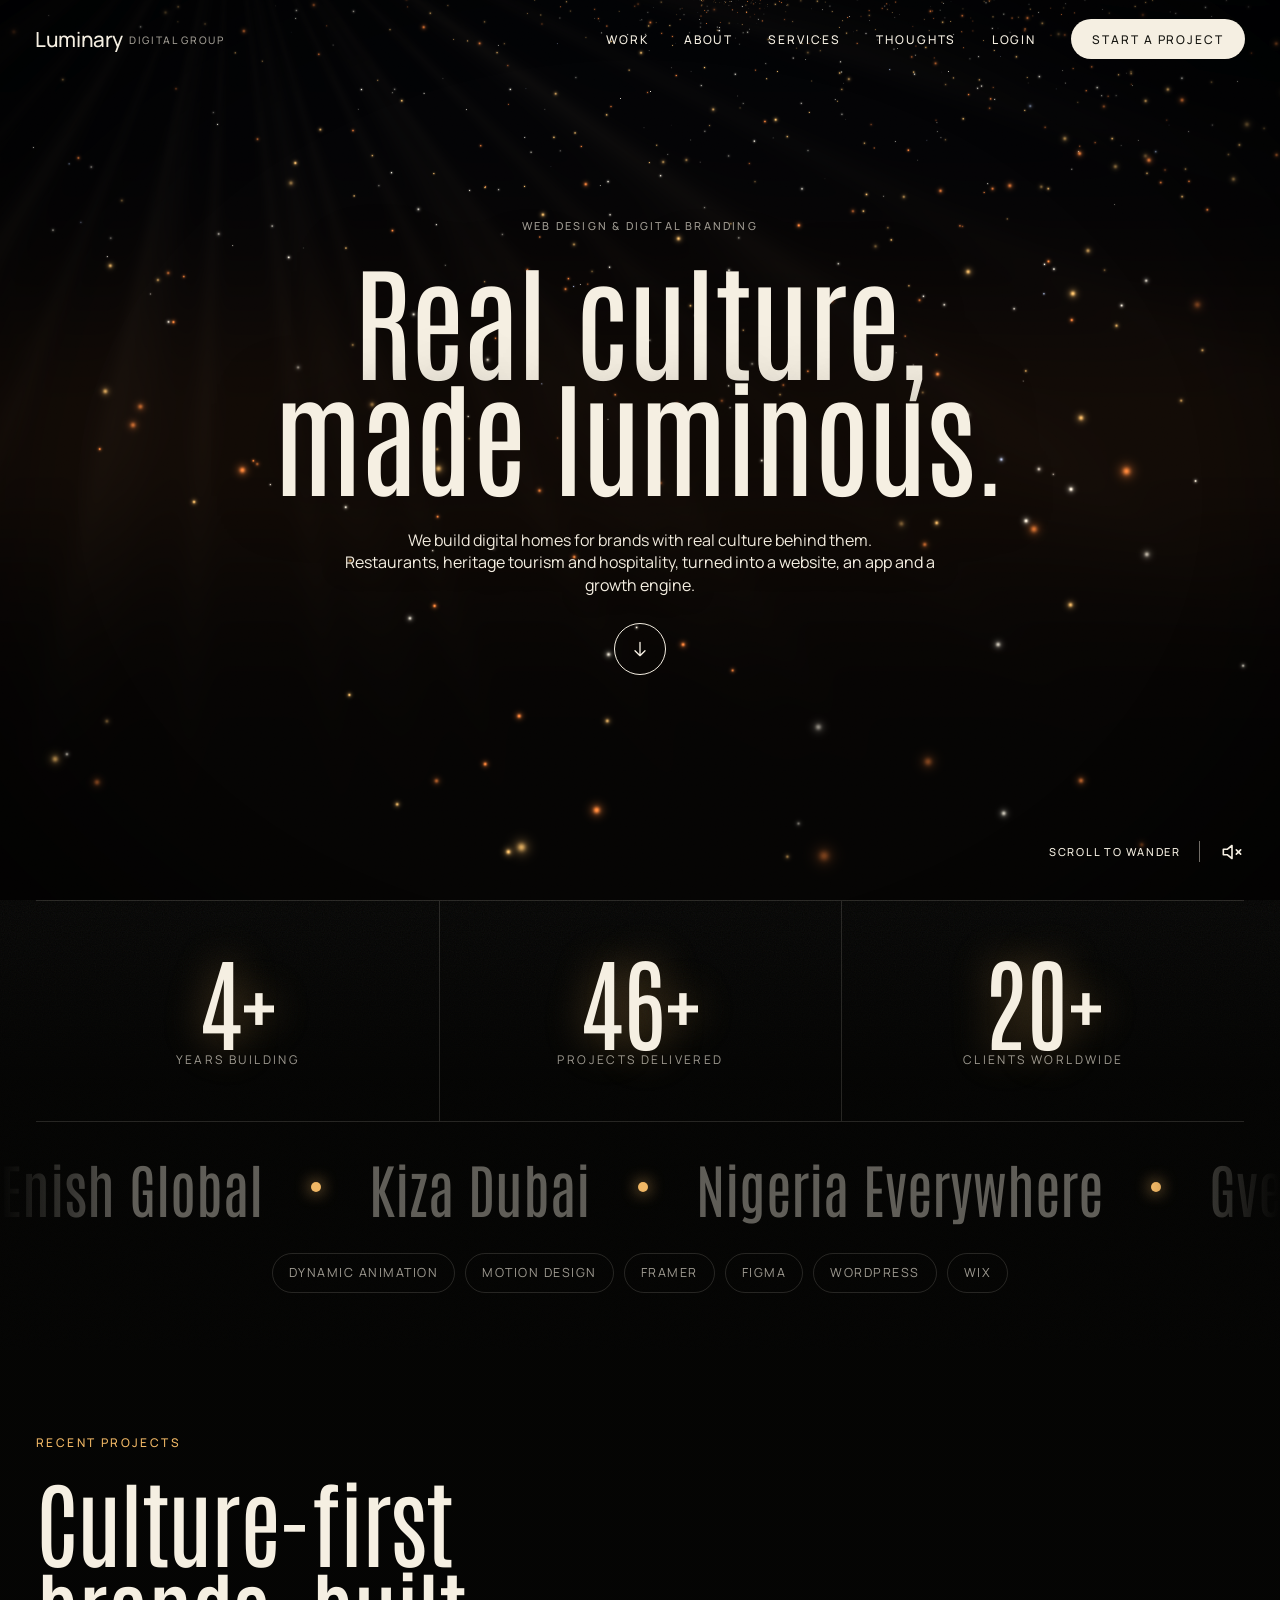
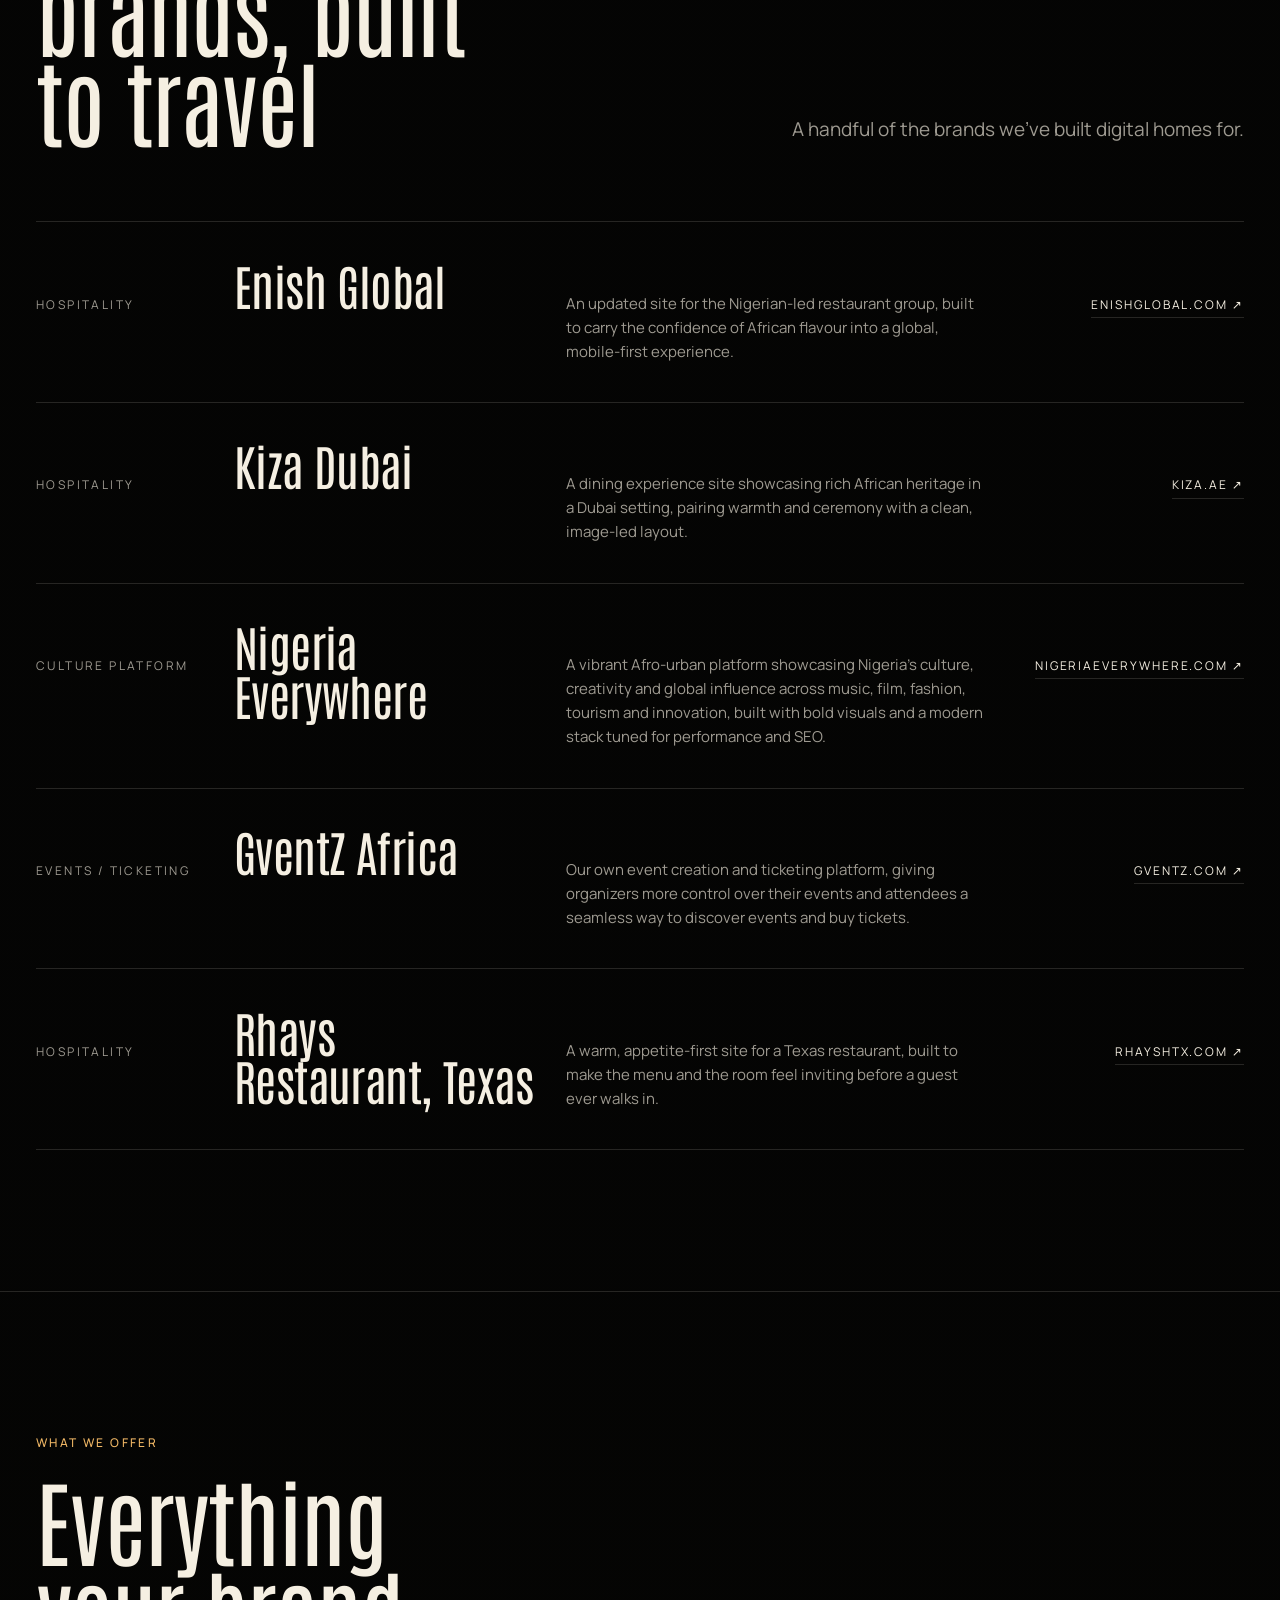
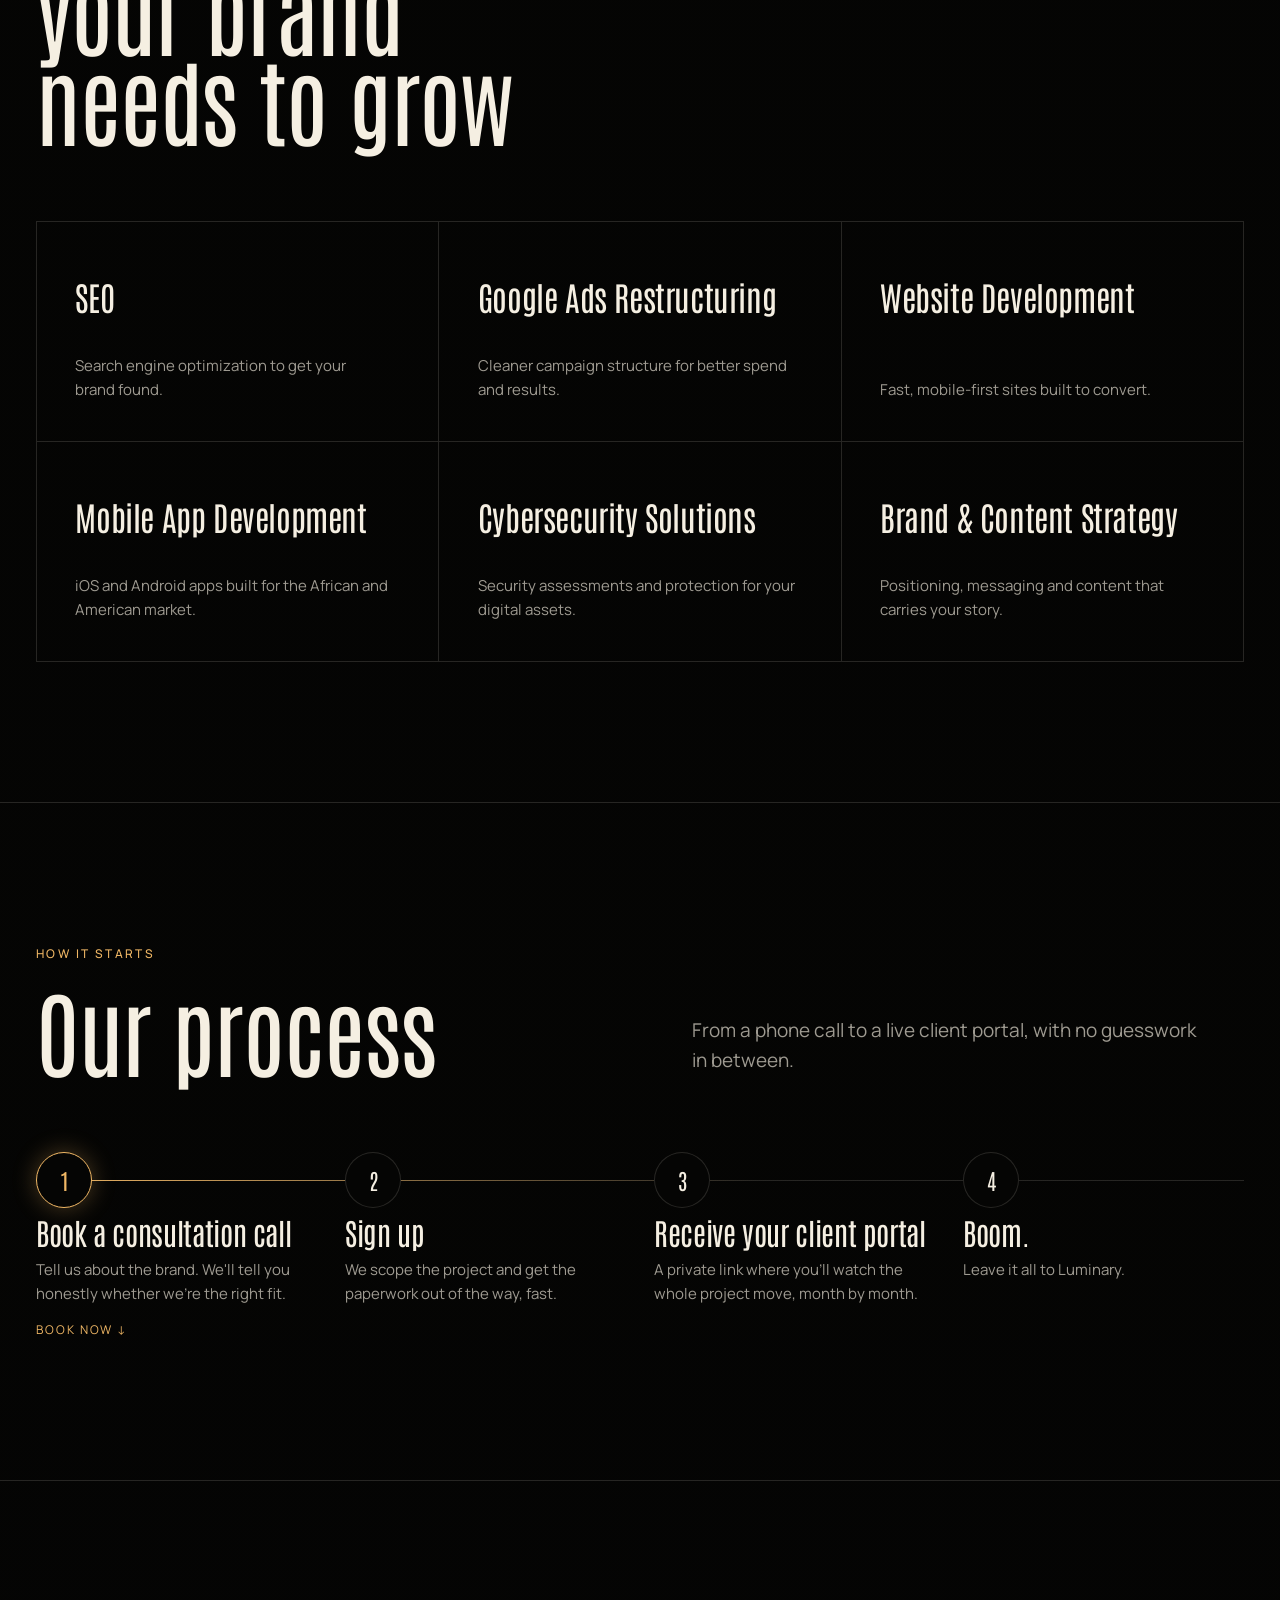
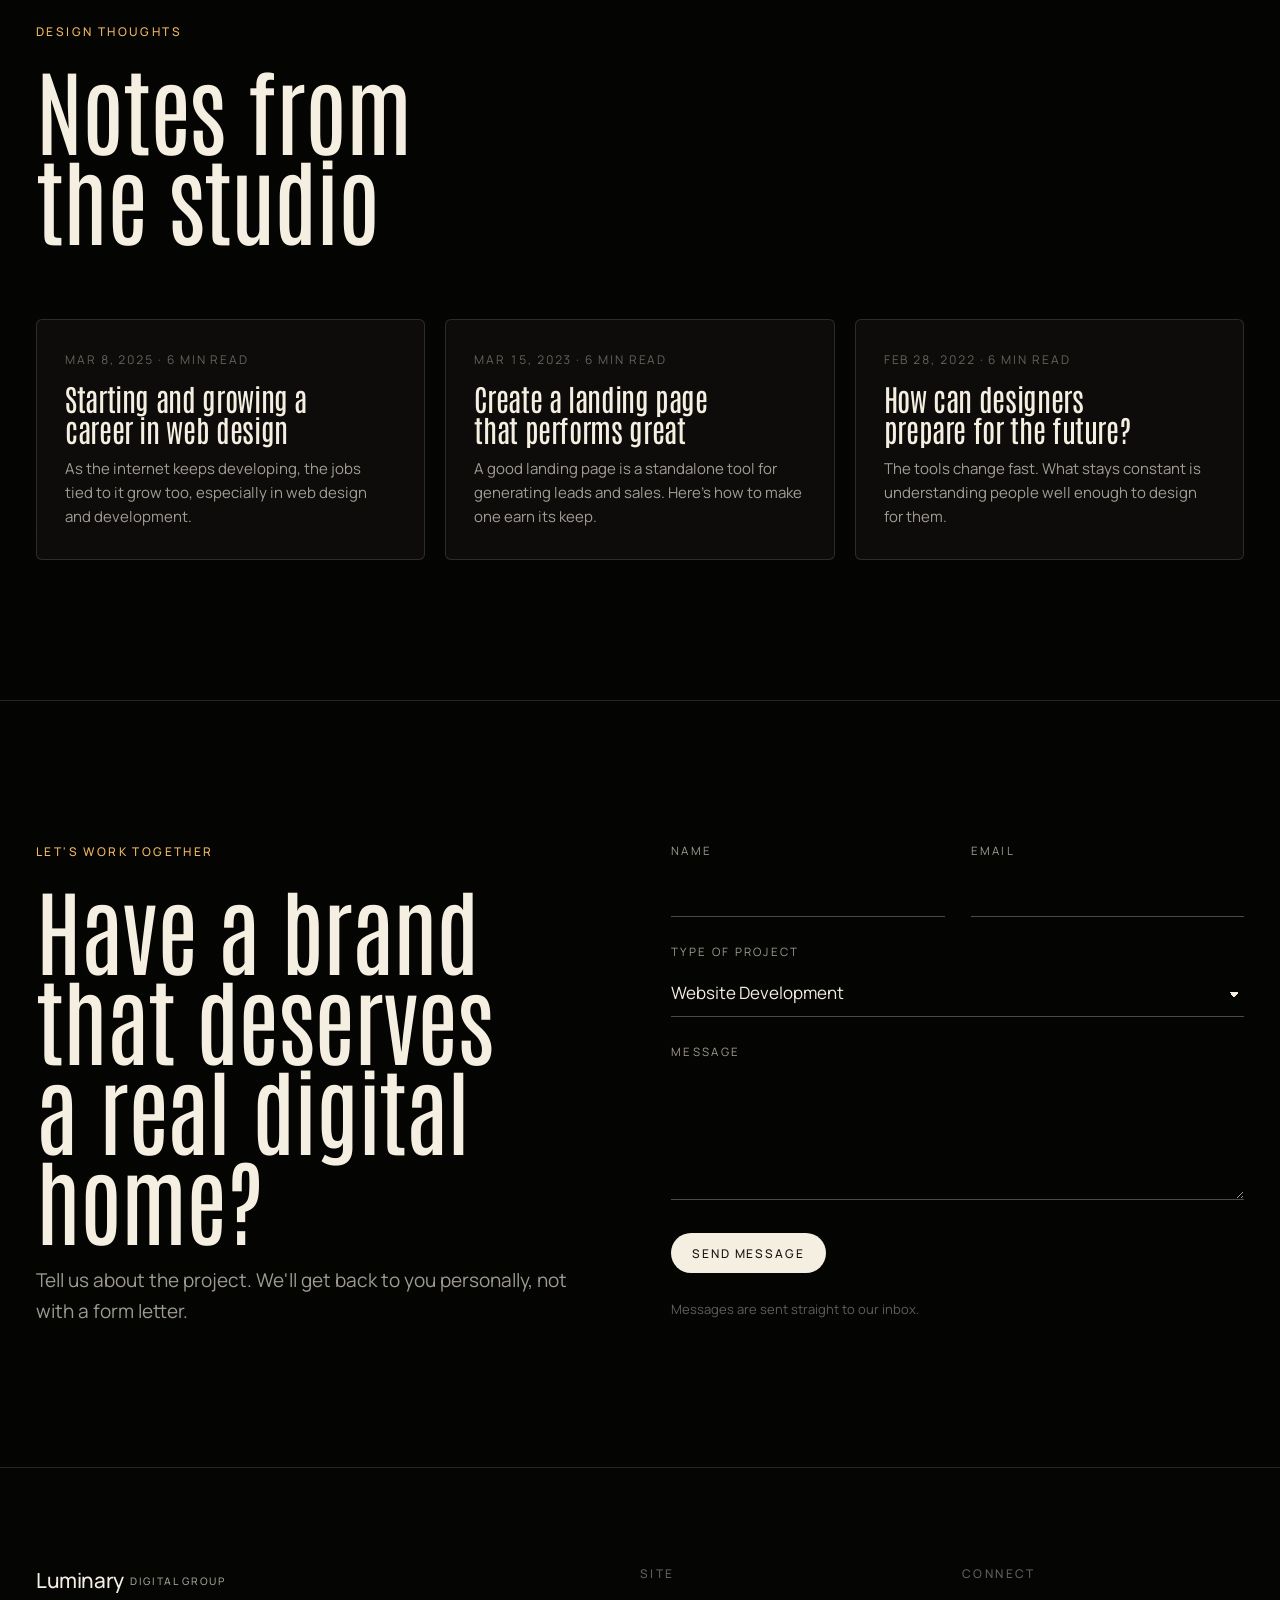
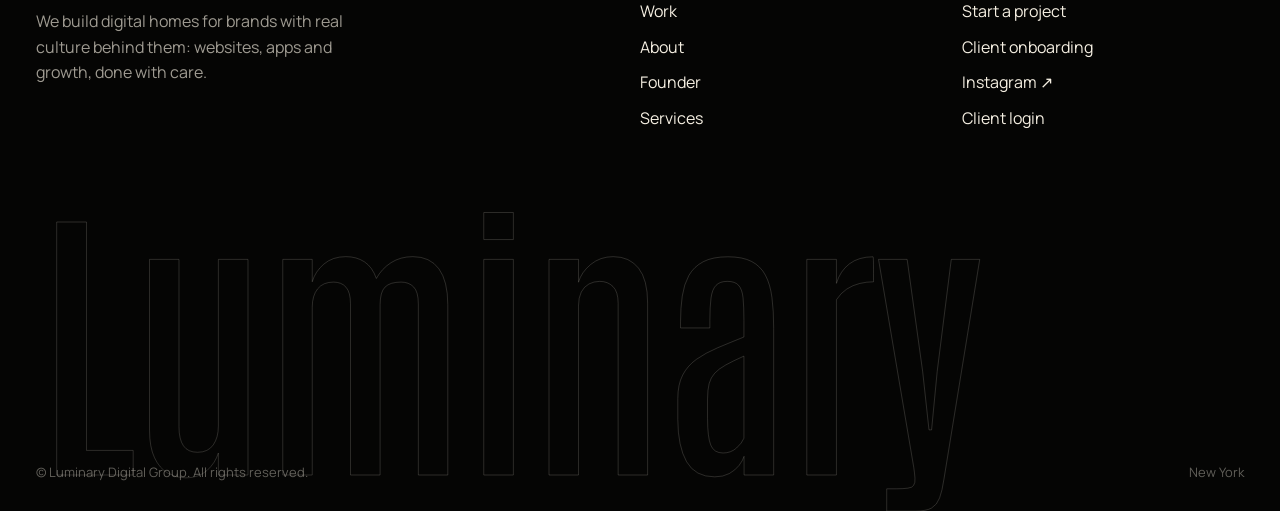
<file: index.html>
<!DOCTYPE html>
<html lang="en">
<head>
<meta charset="UTF-8" />
<meta name="viewport" content="width=device-width, initial-scale=1.0, viewport-fit=cover" />
<title>Luminary Digital Group — Web Design, Apps & Growth for Culture-First Brands</title>
<meta name="claude:viewport-fit-sides" content="cover" />
<meta name="description" content="Luminary Digital Group builds digital homes for brands with real culture behind them — websites, mobile apps, SEO, Google Ads & cybersecurity for hospitality, heritage, and lifestyle brands." />
<link rel="canonical" href="https://luminarydigitalgroup.com/" />
<meta property="og:type" content="website" />
<meta property="og:title" content="Luminary Digital Group" />
<meta property="og:description" content="Digital homes for brands with real culture behind them. Websites, apps and growth." />
<meta property="og:url" content="https://luminarydigitalgroup.com/" />
<meta name="theme-color" content="#050504" />
<script>document.documentElement.classList.add("js");</script>
<link rel="preconnect" href="https://fonts.googleapis.com" />
<link rel="preconnect" href="https://fonts.gstatic.com" crossorigin />
<link href="https://fonts.googleapis.com/css2?family=Antonio:wght@400&family=Manrope:wght@400;500&display=swap" rel="stylesheet" />
<link rel="stylesheet" href="styles.css" />
<script type="application/ld+json">
{
  "@context": "https://schema.org",
  "@graph": [
    {
      "@type": "Organization",
      "@id": "https://luminarydigitalgroup.com/#organization",
      "name": "Luminary Digital Group",
      "url": "https://luminarydigitalgroup.com/",
      "description": "Luminary Digital Group builds websites, mobile apps, SEO, Google Ads and cybersecurity solutions for hospitality, heritage and lifestyle brands.",
      "founder": { "@id": "https://luminarydigitalgroup.com/#gabriel-uji" },
      "sameAs": ["https://www.instagram.com/mr_eyanu/"]
    },
    {
      "@type": "Person",
      "@id": "https://luminarydigitalgroup.com/#gabriel-uji",
      "name": "Gabriel Ayomitunde Uji",
      "alternateName": ["Gabriel Uji", "mr_eyanu"],
      "jobTitle": "Founder & CEO",
      "image": "https://luminarydigitalgroup.com/gabriel-uji-portrait.webp",
      "url": "https://luminarydigitalgroup.com/gabriel-uji",
      "worksFor": { "@id": "https://luminarydigitalgroup.com/#organization" },
      "sameAs": ["https://www.linkedin.com/in/gabrieluji", "https://github.com/Gabgab11", "https://www.instagram.com/mr_eyanu/"]
    },
    {
      "@type": "WebSite",
      "@id": "https://luminarydigitalgroup.com/#website",
      "url": "https://luminarydigitalgroup.com/",
      "name": "Luminary Digital Group",
      "publisher": { "@id": "https://luminarydigitalgroup.com/#organization" }
    }
  ]
}
</script>
</head>
<body class="page-home">

<div id="valley" aria-hidden="true"><div class="vignette"></div><div class="grain"></div></div>
<div class="loader" id="loader" aria-hidden="true"><span></span></div>

<header class="site-head ui-fade">
  <a class="logo" href="index.html" aria-label="Luminary Digital Group, home">Luminary<small>Digital Group</small></a>
  <nav class="site-nav" aria-label="Main">
    <a href="#work">Work</a>
    <a href="about.html">About</a>
    <a href="#services">Services</a>
    <a href="#thoughts">Thoughts</a>
    <a href="https://portal.luminarydigitalgroup.com/login/">Login</a>
    <button class="menu-btn" id="menuBtn" type="button" aria-expanded="false" aria-controls="menuSheet">Menu</button>
    <a class="pill" href="#contact">Start a project</a>
  </nav>
</header>
<nav class="menu-sheet" id="menuSheet" aria-label="Menu">
  <a href="#work">Work</a>
  <a href="about.html">About</a>
  <a href="#services">Services</a>
  <a href="#thoughts">Thoughts</a>
  <a href="gabriel-uji.html">Founder</a>
  <a href="#contact">Start a project</a>
  <a class="small" href="https://portal.luminarydigitalgroup.com/login/">Client login</a>
</nav>

<main>

  <section class="hero" id="top">
    <p class="kicker ui-fade">Web design &amp; digital branding</p>
    <h1><span class="nowrap">Real culture,</span> <span class="nowrap">made luminous.</span></h1>
    <p class="cap">We build digital homes for brands with real culture behind them.<br />Restaurants, heritage tourism and hospitality, turned into a website, an app and a growth engine.</p>
    <a class="go" href="#work" id="go" aria-label="See the work"><svg viewBox="0 0 24 24" aria-hidden="true"><path d="M4 12h16M14 6l6 6-6 6"/></svg></a>
    <div class="corner ui-fade">
      <span>Scroll to wander</span><i></i>
      <button class="sound" id="sound" type="button" aria-pressed="false" aria-label="Ambient sound"><svg viewBox="0 0 24 24" aria-hidden="true"><path d="M4 9.5v5h3.5L12 18V6L7.5 9.5Z"/><path class="w" d="M15.5 9a4 4 0 0 1 0 6M18 6.5a7.5 7.5 0 0 1 0 11"/><path class="x" d="m16 10 4 4m0-4-4 4"/></svg></button>
    </div>
  </section>

  <div class="veil">

    <div class="wrap">
      <div class="stats reveal">
        <div class="stat"><b>4+</b><span>Years building</span></div>
        <div class="stat"><b>46+</b><span>Projects delivered</span></div>
        <div class="stat"><b>20+</b><span>Clients worldwide</span></div>
      </div>
    </div>

    <div class="marquee" aria-label="Businesses we've worked with">
      <div class="marquee-track">
        <span>Enish Global</span><i></i><span>Kiza Dubai</span><i></i><span>Nigeria Everywhere</span><i></i><span>GventZ Africa</span><i></i><span>Rhays Restaurant</span><i></i>
        <span aria-hidden="true">Enish Global</span><i></i><span aria-hidden="true">Kiza Dubai</span><i></i><span aria-hidden="true">Nigeria Everywhere</span><i></i><span aria-hidden="true">GventZ Africa</span><i></i><span aria-hidden="true">Rhays Restaurant</span><i></i>
      </div>
    </div>

    <div class="wrap">
      <div class="chips reveal" aria-label="Tools we work in">
        <span>Dynamic animation</span><span>Motion design</span><span>Framer</span><span>Figma</span><span>WordPress</span><span>Wix</span>
      </div>
    </div>

    <section class="band" id="work">
      <div class="wrap">
        <div class="head-row reveal">
          <div>
            <span class="label">Recent projects</span>
            <h2>Culture-first brands, built to travel</h2>
          </div>
          <p class="lede">A handful of the brands we've built digital homes for.</p>
        </div>
        <ol class="work-list">
          <li class="work-row reveal">
            <span class="work-tag">Hospitality</span>
            <h3>Enish Global</h3>
            <p>An updated site for the Nigerian-led restaurant group, built to carry the confidence of African flavour into a global, mobile-first experience.</p>
            <a class="work-link" href="https://enishglobal.com/" target="_blank" rel="noopener">enishglobal.com ↗</a>
          </li>
          <li class="work-row reveal">
            <span class="work-tag">Hospitality</span>
            <h3>Kiza Dubai</h3>
            <p>A dining experience site showcasing rich African heritage in a Dubai setting, pairing warmth and ceremony with a clean, image-led layout.</p>
            <a class="work-link" href="https://kiza.ae/" target="_blank" rel="noopener">kiza.ae ↗</a>
          </li>
          <li class="work-row reveal">
            <span class="work-tag">Culture platform</span>
            <h3>Nigeria Everywhere</h3>
            <p>A vibrant Afro-urban platform showcasing Nigeria's culture, creativity and global influence across music, film, fashion, tourism and innovation, built with bold visuals and a modern stack tuned for performance and SEO.</p>
            <a class="work-link" href="https://nigeriaeverywhere.com/" target="_blank" rel="noopener">nigeriaeverywhere.com ↗</a>
          </li>
          <li class="work-row reveal">
            <span class="work-tag">Events / Ticketing</span>
            <h3>GventZ Africa</h3>
            <p>Our own event creation and ticketing platform, giving organizers more control over their events and attendees a seamless way to discover events and buy tickets.</p>
            <a class="work-link" href="https://www.gventz.com/" target="_blank" rel="noopener">gventz.com ↗</a>
          </li>
          <li class="work-row reveal">
            <span class="work-tag">Hospitality</span>
            <h3>Rhays Restaurant, Texas</h3>
            <p>A warm, appetite-first site for a Texas restaurant, built to make the menu and the room feel inviting before a guest ever walks in.</p>
            <a class="work-link" href="https://rhayshtx.com/" target="_blank" rel="noopener">rhayshtx.com ↗</a>
          </li>
        </ol>
      </div>
    </section>

    <section class="band" id="services">
      <div class="wrap">
        <div class="head-row reveal">
          <div>
            <span class="label">What we offer</span>
            <h2>Everything your brand needs to grow</h2>
          </div>
        </div>
        <div class="services">
          <div class="service reveal"><span class="dot"></span><h3>SEO</h3><p>Search engine optimization to get your brand found.</p></div>
          <div class="service reveal"><span class="dot"></span><h3>Google Ads Restructuring</h3><p>Cleaner campaign structure for better spend and results.</p></div>
          <div class="service reveal"><span class="dot"></span><h3>Website Development</h3><p>Fast, mobile-first sites built to convert.</p></div>
          <div class="service reveal"><span class="dot"></span><h3>Mobile App Development</h3><p>iOS and Android apps built for the African and American market.</p></div>
          <div class="service reveal"><span class="dot"></span><h3>Cybersecurity Solutions</h3><p>Security assessments and protection for your digital assets.</p></div>
          <div class="service reveal"><span class="dot"></span><h3>Brand &amp; Content Strategy</h3><p>Positioning, messaging and content that carries your story.</p></div>
        </div>
      </div>
    </section>

    <section class="band" id="process">
      <div class="wrap">
        <div class="head-row reveal">
          <div>
            <span class="label">How it starts</span>
            <h2>Our process</h2>
          </div>
          <p class="lede">From a phone call to a live client portal, with no guesswork in between.</p>
        </div>
        <div class="process">
          <div class="step reveal"><span class="n">1</span><h3>Book a consultation call</h3><p>Tell us about the brand. We'll tell you honestly whether we're the right fit.</p><a href="#contact">Book now ↓</a></div>
          <div class="step reveal"><span class="n">2</span><h3>Sign up</h3><p>We scope the project and get the paperwork out of the way, fast.</p></div>
          <div class="step reveal"><span class="n">3</span><h3>Receive your client portal</h3><p>A private link where you'll watch the whole project move, month by month.</p></div>
          <div class="step reveal"><span class="n">4</span><h3>Boom.</h3><p>Leave it all to Luminary.</p></div>
        </div>
      </div>
    </section>

    <section class="band" id="thoughts">
      <div class="wrap">
        <div class="head-row reveal">
          <div>
            <span class="label">Design thoughts</span>
            <h2>Notes from the studio</h2>
          </div>
        </div>
        <div class="notes">
          <article class="note reveal"><time datetime="2025-03-08">Mar 8, 2025 · 6 min read</time><h3>Starting and growing a career in web design</h3><p>As the internet keeps developing, the jobs tied to it grow too, especially in web design and development.</p></article>
          <article class="note reveal"><time datetime="2023-03-15">Mar 15, 2023 · 6 min read</time><h3>Create a landing page that performs great</h3><p>A good landing page is a standalone tool for generating leads and sales. Here's how to make one earn its keep.</p></article>
          <article class="note reveal"><time datetime="2022-02-28">Feb 28, 2022 · 6 min read</time><h3>How can designers prepare for the future?</h3><p>The tools change fast. What stays constant is understanding people well enough to design for them.</p></article>
        </div>
      </div>
    </section>

    <section class="band" id="contact">
      <div class="wrap contact">
        <div class="reveal">
          <span class="label">Let's work together</span>
          <h2>Have a brand that deserves a real digital home?</h2>
          <p class="lede">Tell us about the project. We'll get back to you personally, not with a form letter.</p>
        </div>
        <form class="form reveal" id="contactForm">
          <div class="form-row">
            <div><label for="cfName">Name</label><input type="text" id="cfName" name="name" autocomplete="name" required /></div>
            <div><label for="cfEmail">Email</label><input type="email" id="cfEmail" name="email" autocomplete="email" required /></div>
          </div>
          <div>
            <label for="cfProject">Type of project</label>
            <select id="cfProject" name="project">
              <option>Website Development</option>
              <option>Mobile App Development</option>
              <option>SEO</option>
              <option>Google Ads Restructuring</option>
              <option>Cybersecurity Solutions</option>
              <option>Brand &amp; Content Strategy</option>
              <option>Something else</option>
            </select>
          </div>
          <div><label for="cfMessage">Message</label><textarea id="cfMessage" name="message" rows="4" required></textarea></div>
          <button type="submit" class="pill">Send message</button>
          <p class="form-note">Messages are sent straight to our inbox.</p>
          <p class="form-status" id="formStatus" role="status"></p>
        </form>
      </div>
    </section>

  </div>
</main>

<footer class="site-foot">
  <div class="wrap">
    <div class="foot-grid">
      <div>
        <span class="logo">Luminary<small>Digital Group</small></span>
        <p>We build digital homes for brands with real culture behind them: websites, apps and growth, done with care.</p>
      </div>
      <div class="foot-col"><b>Site</b><a href="#work">Work</a><a href="about.html">About</a><a href="gabriel-uji.html">Founder</a><a href="#services">Services</a></div>
      <div class="foot-col"><b>Connect</b><a href="#contact">Start a project</a><a href="onboarding.html">Client onboarding</a><a href="https://www.instagram.com/mr_eyanu/" target="_blank" rel="noopener">Instagram ↗</a><a href="https://portal.luminarydigitalgroup.com/login/">Client login</a></div>
    </div>
    <div class="foot-mark" aria-hidden="true">Luminary</div>
    <div class="foot-bottom"><span>© Luminary Digital Group. All rights reserved.</span><span>New York</span></div>
  </div>
</footer>

<script src="valley.js"></script>
<script src="script.js"></script>
</body>
</html>
</file>
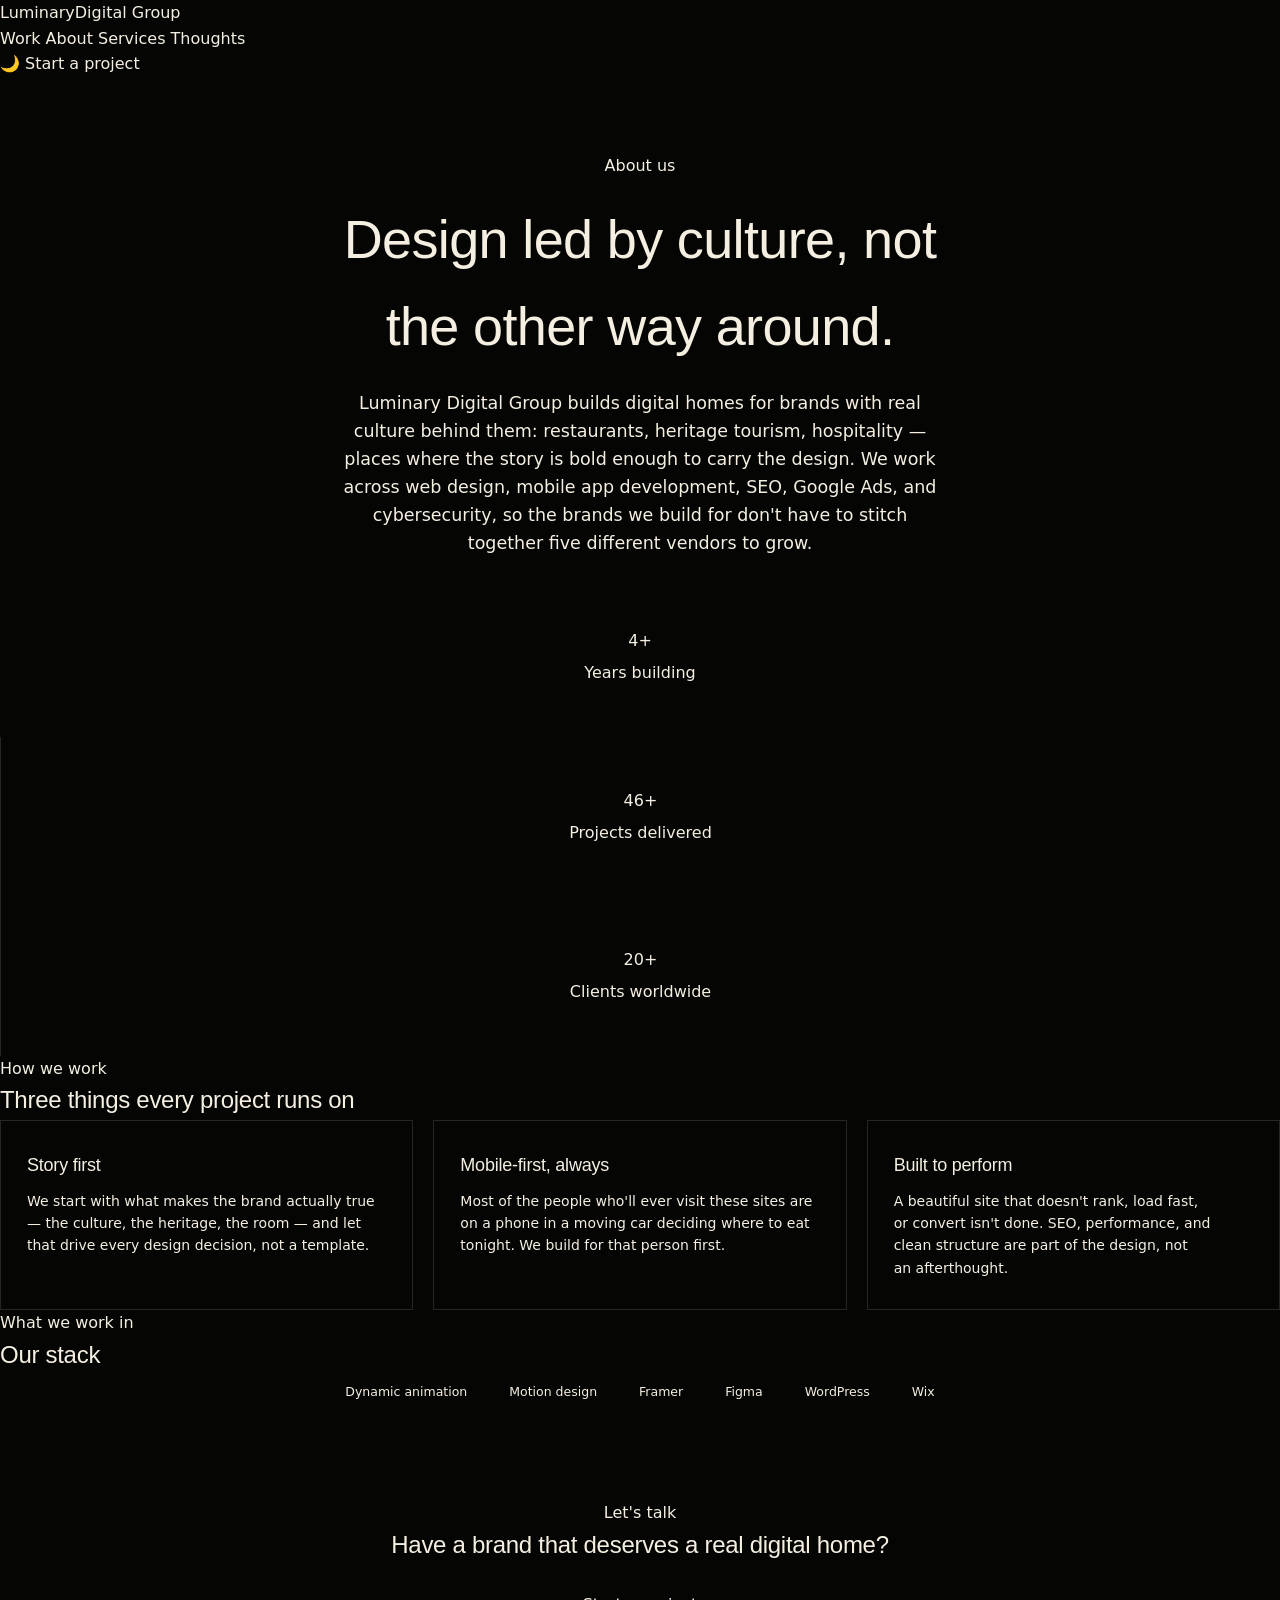
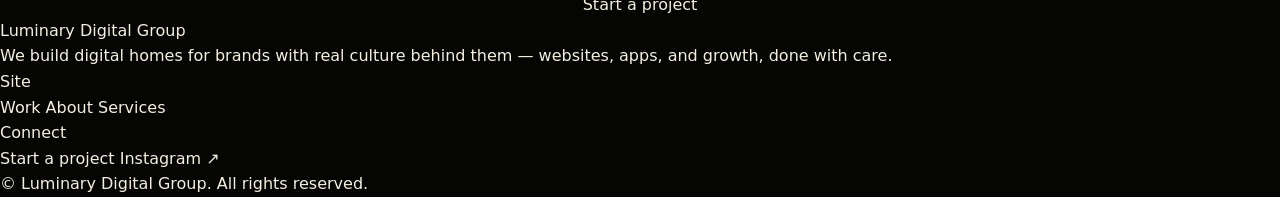
<file: about 2.html>
<!DOCTYPE html>
<html lang="en">
<head>
<meta charset="UTF-8" />
<meta name="viewport" content="width=device-width, initial-scale=1.0" />
<script>
  (function(){
    try{
      if (localStorage.getItem("luminaryTheme") === "dark"){
        document.documentElement.setAttribute("data-theme", "dark");
      }
    } catch(e){}
  })();
</script>
<title>About — Luminary Digital Group</title>
<meta name="description" content="Luminary Digital Group is a web design, app development, and growth studio for brands with real culture behind them." />

<link rel="preconnect" href="https://fonts.googleapis.com" />
<link rel="preconnect" href="https://fonts.gstatic.com" crossorigin />
<link href="https://fonts.googleapis.com/css2?family=Space+Grotesk:wght@500;600;700&family=Inter:wght@400;500;600&family=IBM+Plex+Mono:wght@400;500;600&display=swap" rel="stylesheet" />
<link rel="stylesheet" href="styles.css" />

<style>
  .about-hero{ padding: 76px 28px 20px; }
  .about-hero-inner{ max-width: 760px; margin: 0 auto; text-align: center; }
  .about-hero h1{ font-size: clamp(34px, 5.5vw, 54px); margin: 18px 0 20px; }
  .about-hero p{ font-size: 17.5px; max-width: 600px; margin: 0 auto; }

  .value-grid{ display: grid; grid-template-columns: repeat(3, 1fr); gap: 20px; }
  @media (max-width: 860px){ .value-grid{ grid-template-columns: 1fr; } }
  .value-card{ background: var(--paper); border: 1px solid var(--line); border-radius: var(--radius-md); padding: 30px 26px; }
  .value-card h3{ font-size: 18px; margin-bottom: 10px; }
  .value-card p{ font-size: 14px; }

  .focus-block{
    max-width: var(--maxw); margin: 0 auto; padding: 0 28px 90px;
    display: flex; flex-wrap: wrap; gap: 10px; justify-content: center;
  }
  .focus-chip{
    font-family: var(--font-mono); font-size: 12.5px; color: var(--ink-soft);
    border: 1px solid var(--line-strong); border-radius: 100px; padding: 8px 16px;
  }
</style>
</head>
<body>

<div class="grain" aria-hidden="true"></div>

<header class="nav">
  <div class="nav-inner">
    <a href="index.html" class="brand-word">Luminary<span class="brand-word-light">Digital&nbsp;Group</span></a>
    <nav class="nav-links">
      <a href="index.html#work">Work</a>
      <a href="about.html">About</a>
      <a href="index.html#services">Services</a>
      <a href="index.html#thoughts">Thoughts</a>
    </nav>
    <button class="theme-toggle" id="themeToggle" type="button" aria-label="Toggle dark mode">🌙</button>
    <a href="index.html#contact" class="nav-cta">Start a project</a>
  </div>
</header>

<main>

  <section class="about-hero">
    <div class="about-hero-inner reveal">
      <span class="section-eyebrow" style="justify-content:center;">About us</span>
      <h1>Design led by <span class="accent-text">culture</span>, not the other way around.</h1>
      <p>
        Luminary Digital Group builds digital homes for brands with real culture behind
        them: restaurants, heritage tourism, hospitality — places where the story is bold
        enough to carry the design. We work across web design, mobile app development,
        SEO, Google Ads, and cybersecurity, so the brands we build for don't have to
        stitch together five different vendors to grow.
      </p>
    </div>
  </section>

  <div class="stat-strip reveal">
    <div class="stat"><div class="stat-num">4+</div><div class="stat-label">Years building</div></div>
    <div class="stat"><div class="stat-num">46+</div><div class="stat-label">Projects delivered</div></div>
    <div class="stat"><div class="stat-num">20+</div><div class="stat-label">Clients worldwide</div></div>
  </div>

  <section class="section" id="approach">
    <div class="section-head center reveal" style="margin-left:auto;margin-right:auto;">
      <span class="section-eyebrow" style="justify-content:center;">How we work</span>
      <h2>Three things every project runs on</h2>
    </div>

    <div class="value-grid">
      <div class="value-card reveal">
        <h3>Story first</h3>
        <p>We start with what makes the brand actually true — the culture, the heritage, the room — and let that drive every design decision, not a template.</p>
      </div>
      <div class="value-card reveal">
        <h3>Mobile-first, always</h3>
        <p>Most of the people who'll ever visit these sites are on a phone in a moving car deciding where to eat tonight. We build for that person first.</p>
      </div>
      <div class="value-card reveal">
        <h3>Built to perform</h3>
        <p>A beautiful site that doesn't rank, load fast, or convert isn't done. SEO, performance, and clean structure are part of the design, not an afterthought.</p>
      </div>
    </div>
  </section>

  <section class="section section-alt tight">
    <div class="section-head center reveal" style="margin-left:auto;margin-right:auto;">
      <span class="section-eyebrow" style="justify-content:center;">What we work in</span>
      <h2>Our stack</h2>
    </div>
    <div class="focus-block reveal">
      <span class="focus-chip">Dynamic animation</span>
      <span class="focus-chip">Motion design</span>
      <span class="focus-chip">Framer</span>
      <span class="focus-chip">Figma</span>
      <span class="focus-chip">WordPress</span>
      <span class="focus-chip">Wix</span>
    </div>
  </section>

  <section class="section" style="text-align:center;">
    <div class="reveal">
      <span class="section-eyebrow" style="justify-content:center;">Let's talk</span>
      <h2>Have a brand that deserves a real digital home?</h2>
      <div class="hero-cta" style="margin-top:28px;">
        <a href="index.html#contact" class="btn btn-primary">Start a project</a>
      </div>
    </div>
  </section>

</main>

<footer class="footer">
  <div class="footer-inner">
    <div>
      <div class="footer-brand">Luminary Digital Group</div>
      <p>We build digital homes for brands with real culture behind them — websites, apps, and growth, done with care.</p>
    </div>
    <div class="footer-col">
      <div class="footer-col-title">Site</div>
      <a href="index.html#work">Work</a>
      <a href="about.html">About</a>
      <a href="index.html#services">Services</a>
    </div>
    <div class="footer-col">
      <div class="footer-col-title">Connect</div>
      <a href="index.html#contact">Start a project</a>
      <a href="https://www.instagram.com/mr_eyanu/" target="_blank" rel="noopener">Instagram ↗</a>
    </div>
  </div>
  <div class="footer-bottom">© Luminary Digital Group. All rights reserved.</div>
</footer>

<script src="script.js"></script>
</body>
</html>
</file>
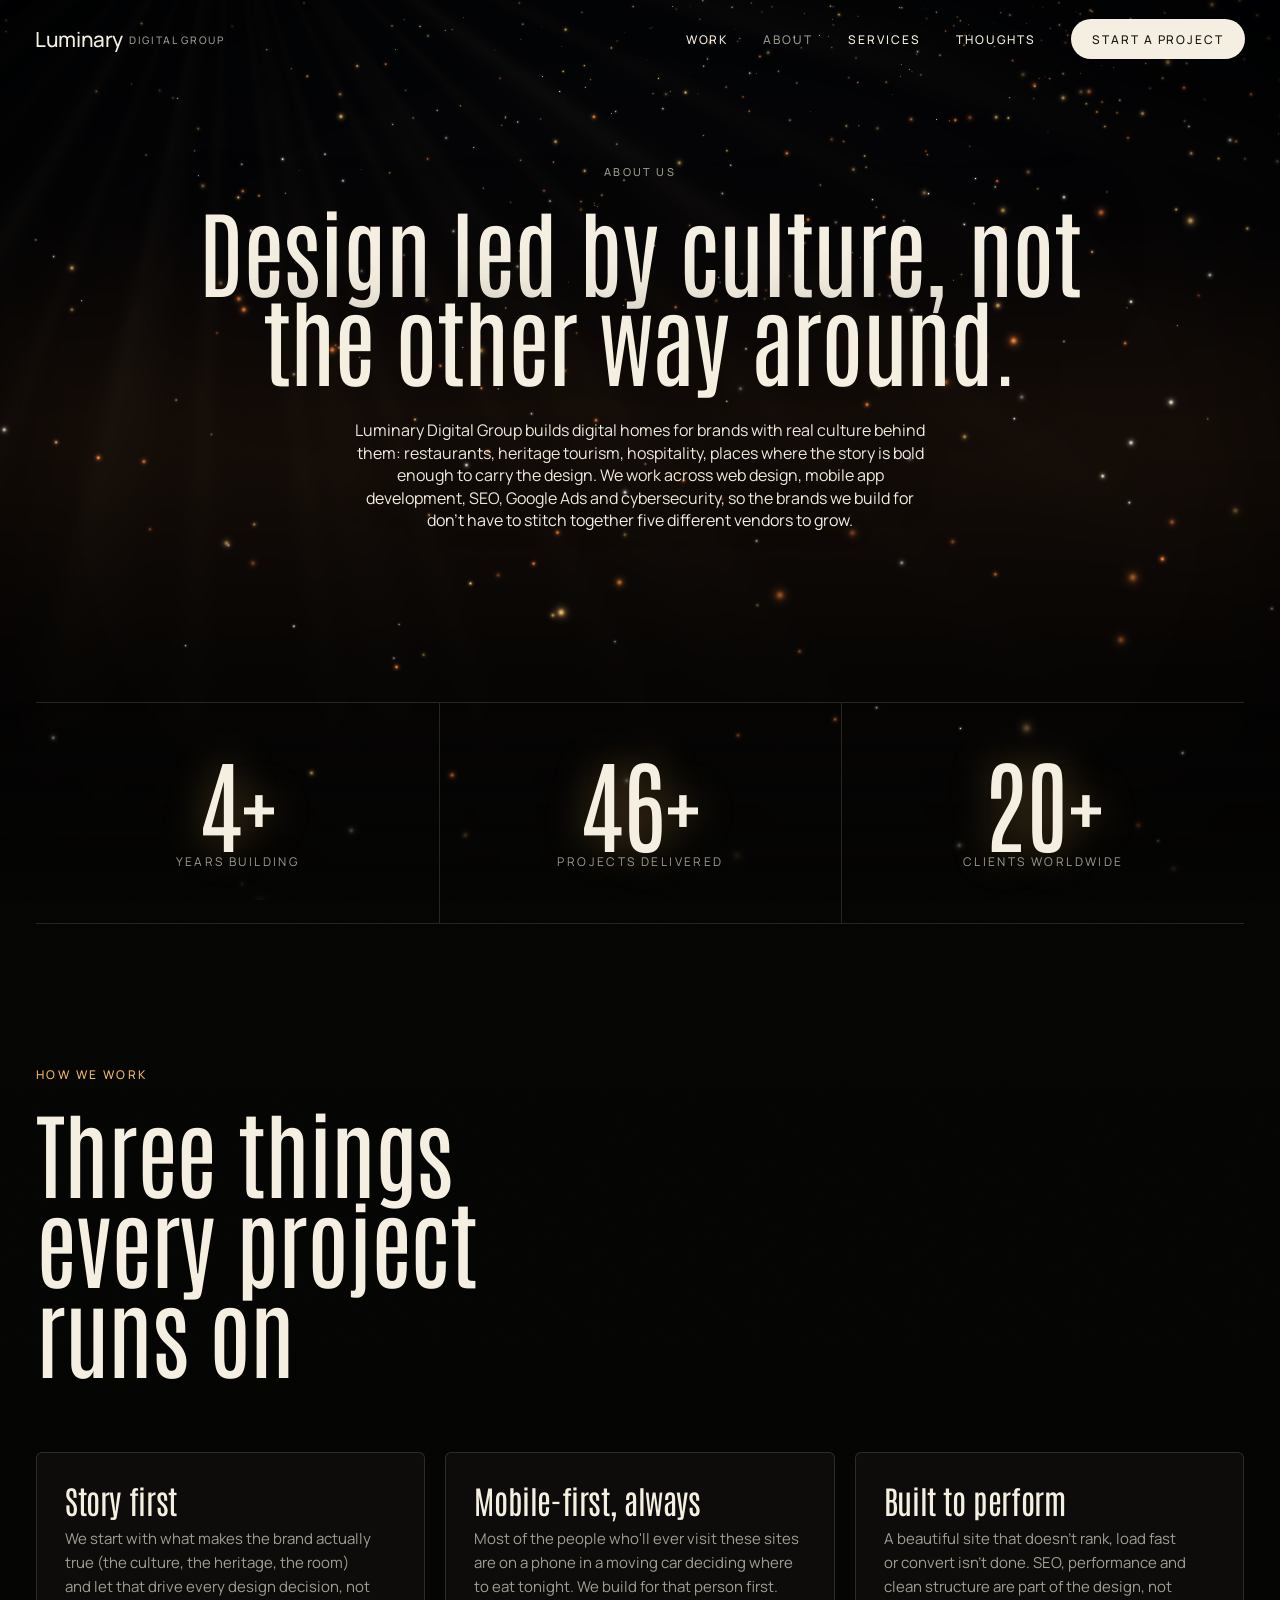
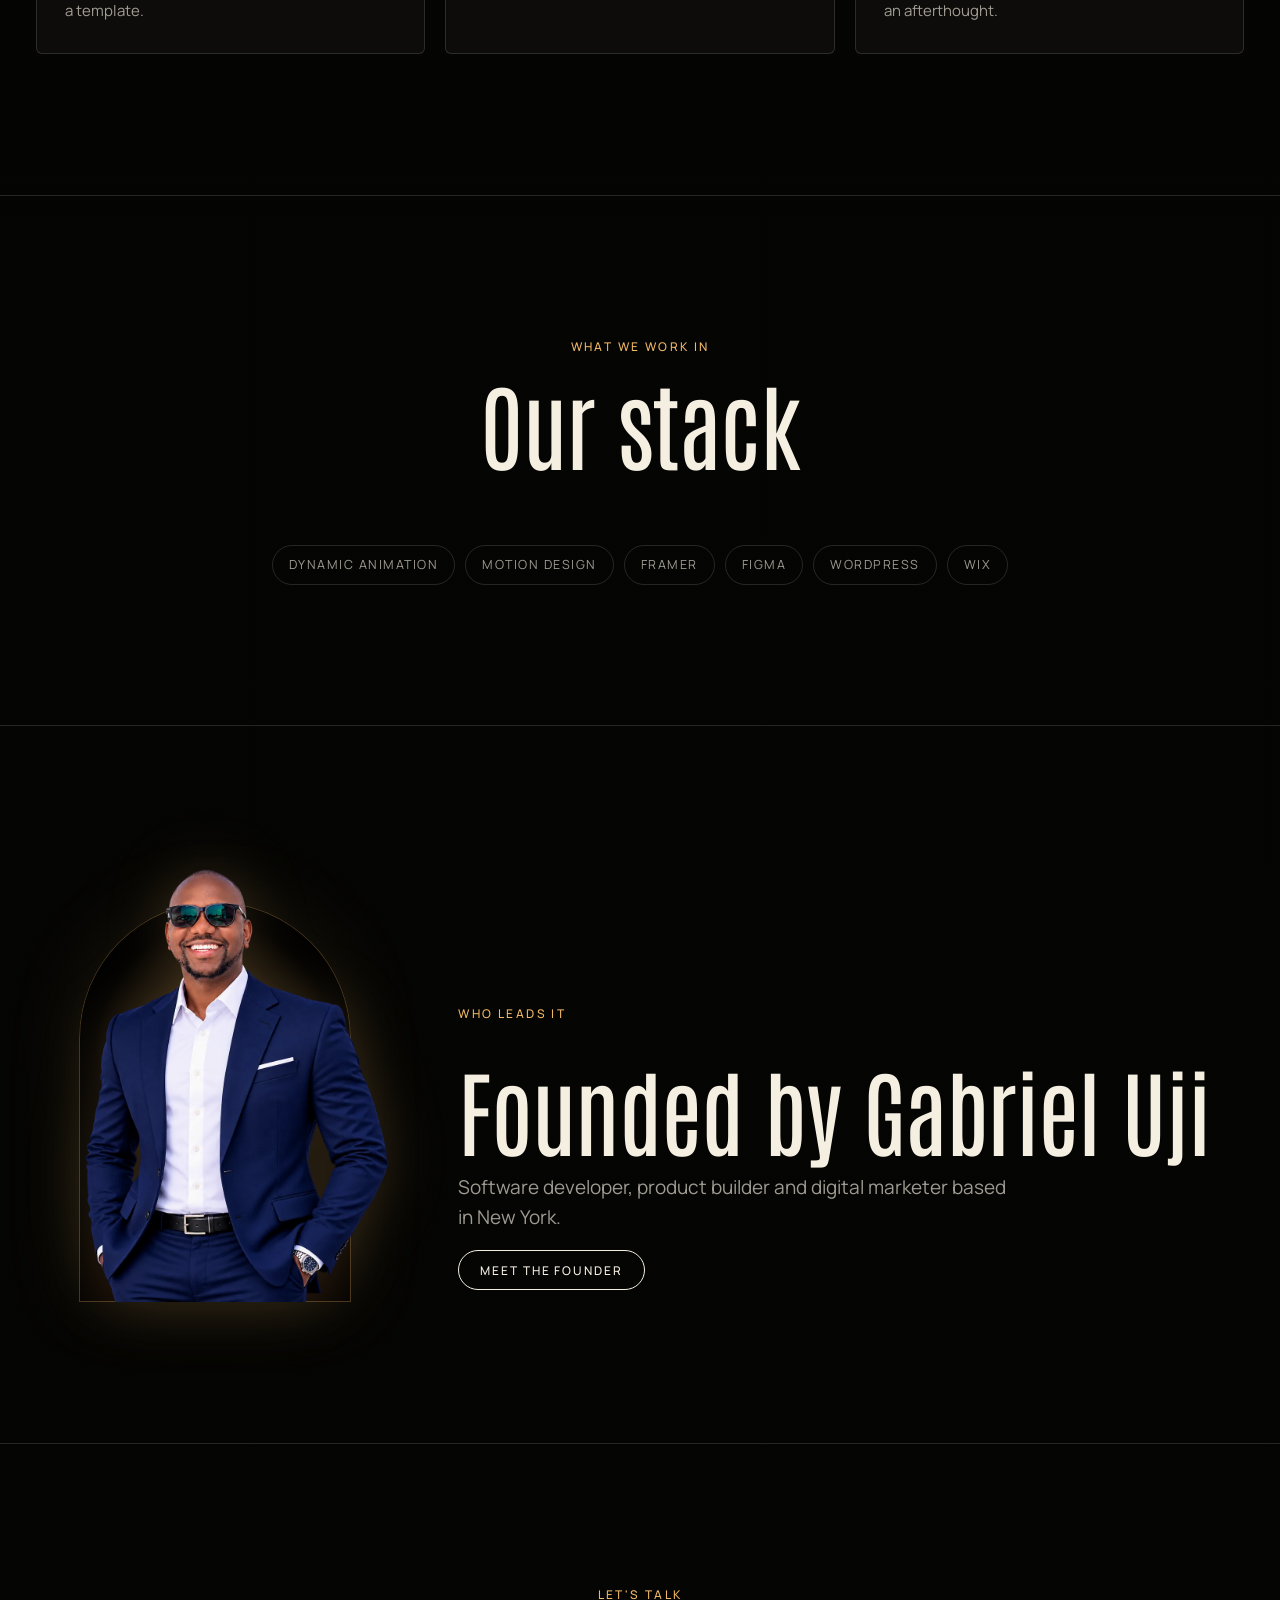
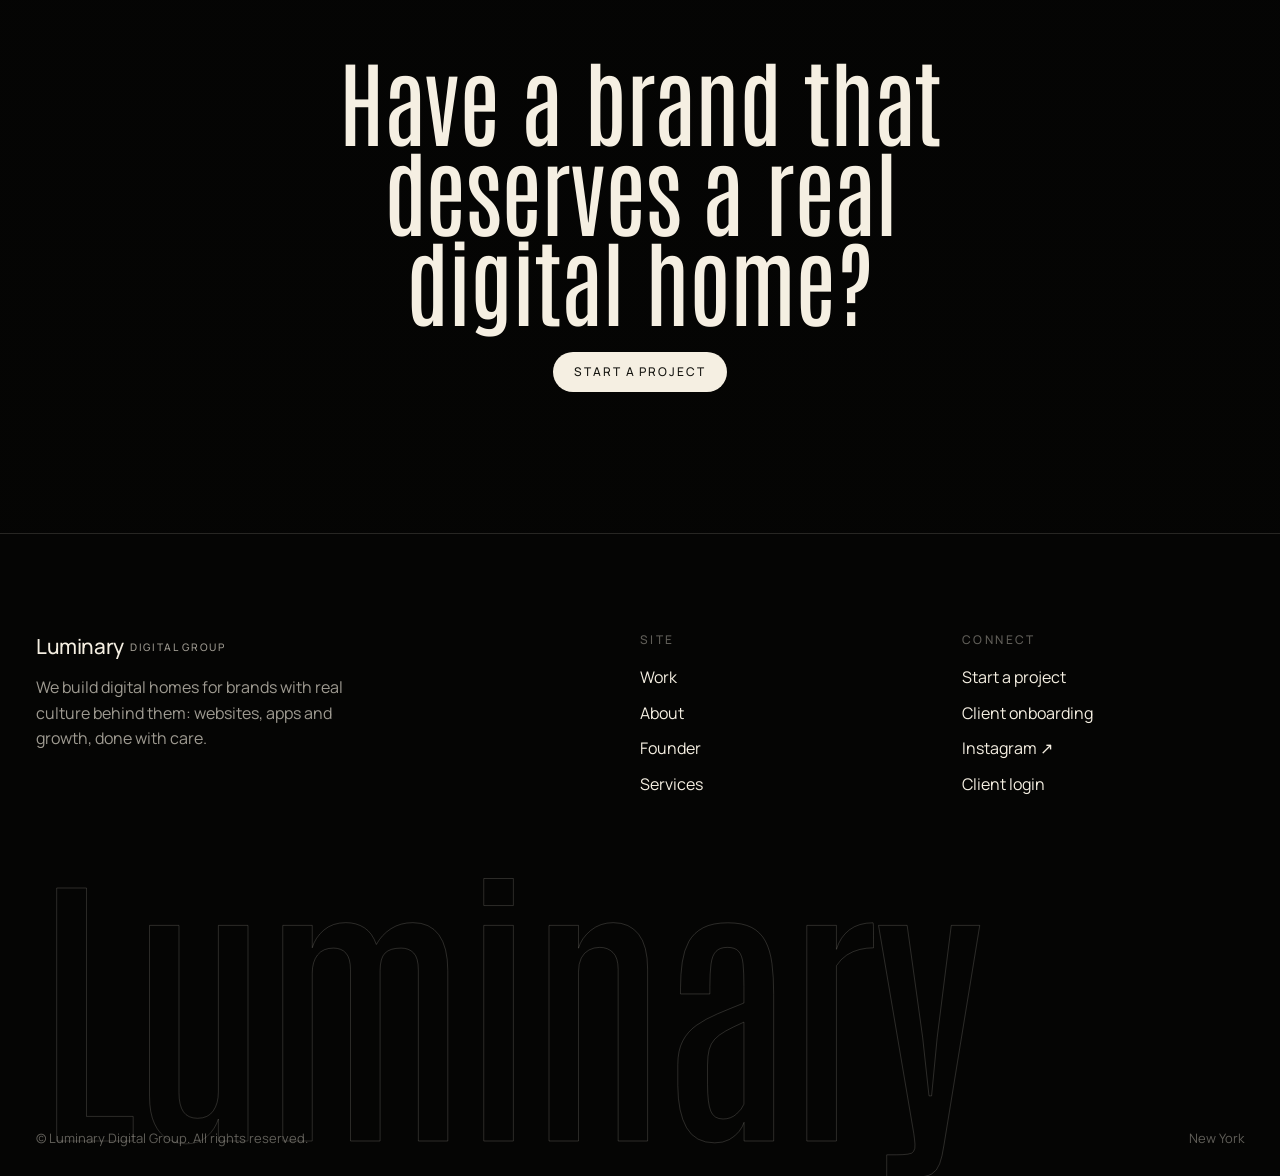
<file: about.html>
<!DOCTYPE html>
<html lang="en">
<head>
<meta charset="UTF-8" />
<meta name="viewport" content="width=device-width, initial-scale=1.0, viewport-fit=cover" />
<title>About — Luminary Digital Group</title>
<meta name="claude:viewport-fit-sides" content="cover" />
<meta name="description" content="Luminary Digital Group is a web design, app development, and growth studio for brands with real culture behind them." />
<link rel="canonical" href="https://luminarydigitalgroup.com/about" />
<meta name="theme-color" content="#050504" />
<script>document.documentElement.classList.add("js");</script>
<link rel="preconnect" href="https://fonts.googleapis.com" />
<link rel="preconnect" href="https://fonts.gstatic.com" crossorigin />
<link href="https://fonts.googleapis.com/css2?family=Antonio:wght@400&family=Manrope:wght@400;500&display=swap" rel="stylesheet" />
<link rel="stylesheet" href="styles.css" />
</head>
<body class="page-about">

<div id="valley" aria-hidden="true"><div class="vignette"></div><div class="grain"></div></div>
<div class="loader" id="loader" aria-hidden="true"><span></span></div>

<header class="site-head ui-fade">
  <a class="logo" href="index.html" aria-label="Luminary Digital Group, home">Luminary<small>Digital Group</small></a>
  <nav class="site-nav" aria-label="Main">
    <a href="index.html#work">Work</a>
    <a href="about.html" aria-current="page">About</a>
    <a href="index.html#services">Services</a>
    <a href="index.html#thoughts">Thoughts</a>
    <button class="menu-btn" id="menuBtn" type="button" aria-expanded="false" aria-controls="menuSheet">Menu</button>
    <a class="pill" href="index.html#contact">Start a project</a>
  </nav>
</header>
<nav class="menu-sheet" id="menuSheet" aria-label="Menu">
  <a href="index.html#work">Work</a>
  <a href="about.html">About</a>
  <a href="index.html#services">Services</a>
  <a href="index.html#thoughts">Thoughts</a>
  <a href="gabriel-uji.html">Founder</a>
  <a href="index.html#contact">Start a project</a>
  <a class="small" href="https://portal.luminarydigitalgroup.com/login/">Client login</a>
</nav>

<main>

  <section class="hero sub">
    <p class="kicker ui-fade">About us</p>
    <h1>Design led by culture, not the other way around.</h1>
    <p class="cap">Luminary Digital Group builds digital homes for brands with real culture behind them: restaurants, heritage tourism, hospitality, places where the story is bold enough to carry the design. We work across web design, mobile app development, SEO, Google Ads and cybersecurity, so the brands we build for don't have to stitch together five different vendors to grow.</p>
  </section>

  <div class="veil">

    <div class="wrap">
      <div class="stats reveal">
        <div class="stat"><b>4+</b><span>Years building</span></div>
        <div class="stat"><b>46+</b><span>Projects delivered</span></div>
        <div class="stat"><b>20+</b><span>Clients worldwide</span></div>
      </div>
    </div>

    <section class="band" id="approach">
      <div class="wrap">
        <div class="head-row reveal">
          <div>
            <span class="label">How we work</span>
            <h2>Three things every project runs on</h2>
          </div>
        </div>
        <div class="cards">
          <div class="card reveal"><h3>Story first</h3><p>We start with what makes the brand actually true (the culture, the heritage, the room) and let that drive every design decision, not a template.</p></div>
          <div class="card reveal"><h3>Mobile-first, always</h3><p>Most of the people who'll ever visit these sites are on a phone in a moving car deciding where to eat tonight. We build for that person first.</p></div>
          <div class="card reveal"><h3>Built to perform</h3><p>A beautiful site that doesn't rank, load fast or convert isn't done. SEO, performance and clean structure are part of the design, not an afterthought.</p></div>
        </div>
      </div>
    </section>

    <section class="band">
      <div class="wrap">
        <div class="head-row reveal" style="justify-content:center;text-align:center">
          <div>
            <span class="label">What we work in</span>
            <h2 style="margin:0 auto">Our stack</h2>
          </div>
        </div>
        <div class="chips reveal"><span>Dynamic animation</span><span>Motion design</span><span>Framer</span><span>Figma</span><span>WordPress</span><span>Wix</span></div>
      </div>
    </section>

    <section class="band">
      <div class="wrap founder-strip reveal">
        <figure class="portrait small"><img src="gabriel-uji-portrait.webp" width="900" height="1112" alt="Gabriel Uji, founder of Luminary Digital Group" loading="lazy" /></figure>
        <div class="founder-strip-text">
          <span class="label">Who leads it</span>
          <h2>Founded by Gabriel Uji</h2>
          <p class="lede">Software developer, product builder and digital marketer based in New York.</p>
          <a class="ghost" href="gabriel-uji.html">Meet the founder</a>
        </div>
      </div>
    </section>

    <section class="band">
      <div class="wrap cta reveal">
        <span class="label">Let's talk</span>
        <h2>Have a brand that deserves a real digital home?</h2>
        <a class="pill" href="index.html#contact">Start a project</a>
      </div>
    </section>

  </div>
</main>

<footer class="site-foot">
  <div class="wrap">
    <div class="foot-grid">
      <div>
        <span class="logo">Luminary<small>Digital Group</small></span>
        <p>We build digital homes for brands with real culture behind them: websites, apps and growth, done with care.</p>
      </div>
      <div class="foot-col"><b>Site</b><a href="index.html#work">Work</a><a href="about.html">About</a><a href="gabriel-uji.html">Founder</a><a href="index.html#services">Services</a></div>
      <div class="foot-col"><b>Connect</b><a href="index.html#contact">Start a project</a><a href="onboarding.html">Client onboarding</a><a href="https://www.instagram.com/mr_eyanu/" target="_blank" rel="noopener">Instagram ↗</a><a href="https://portal.luminarydigitalgroup.com/login/">Client login</a></div>
    </div>
    <div class="foot-mark" aria-hidden="true">Luminary</div>
    <div class="foot-bottom"><span>© Luminary Digital Group. All rights reserved.</span><span>New York</span></div>
  </div>
</footer>

<script src="valley.js"></script>
<script src="script.js"></script>
</body>
</html>
</file>
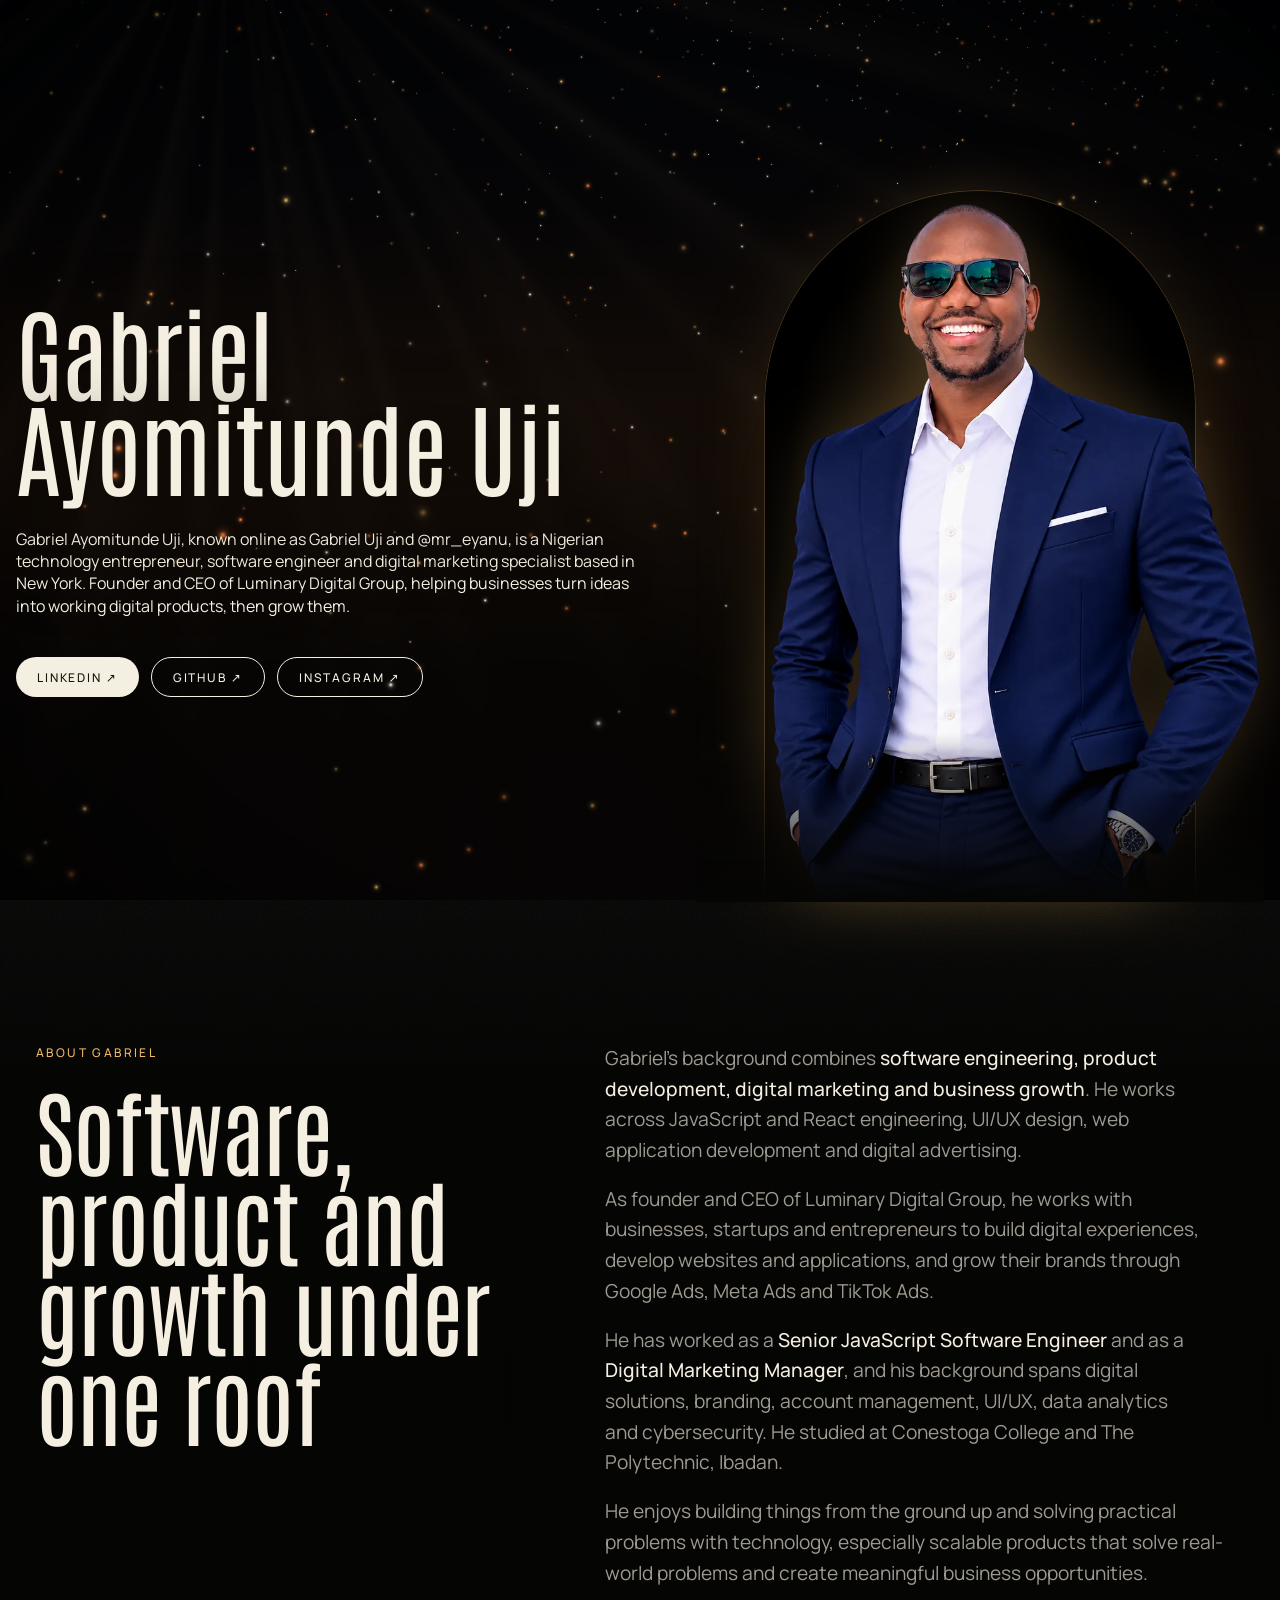
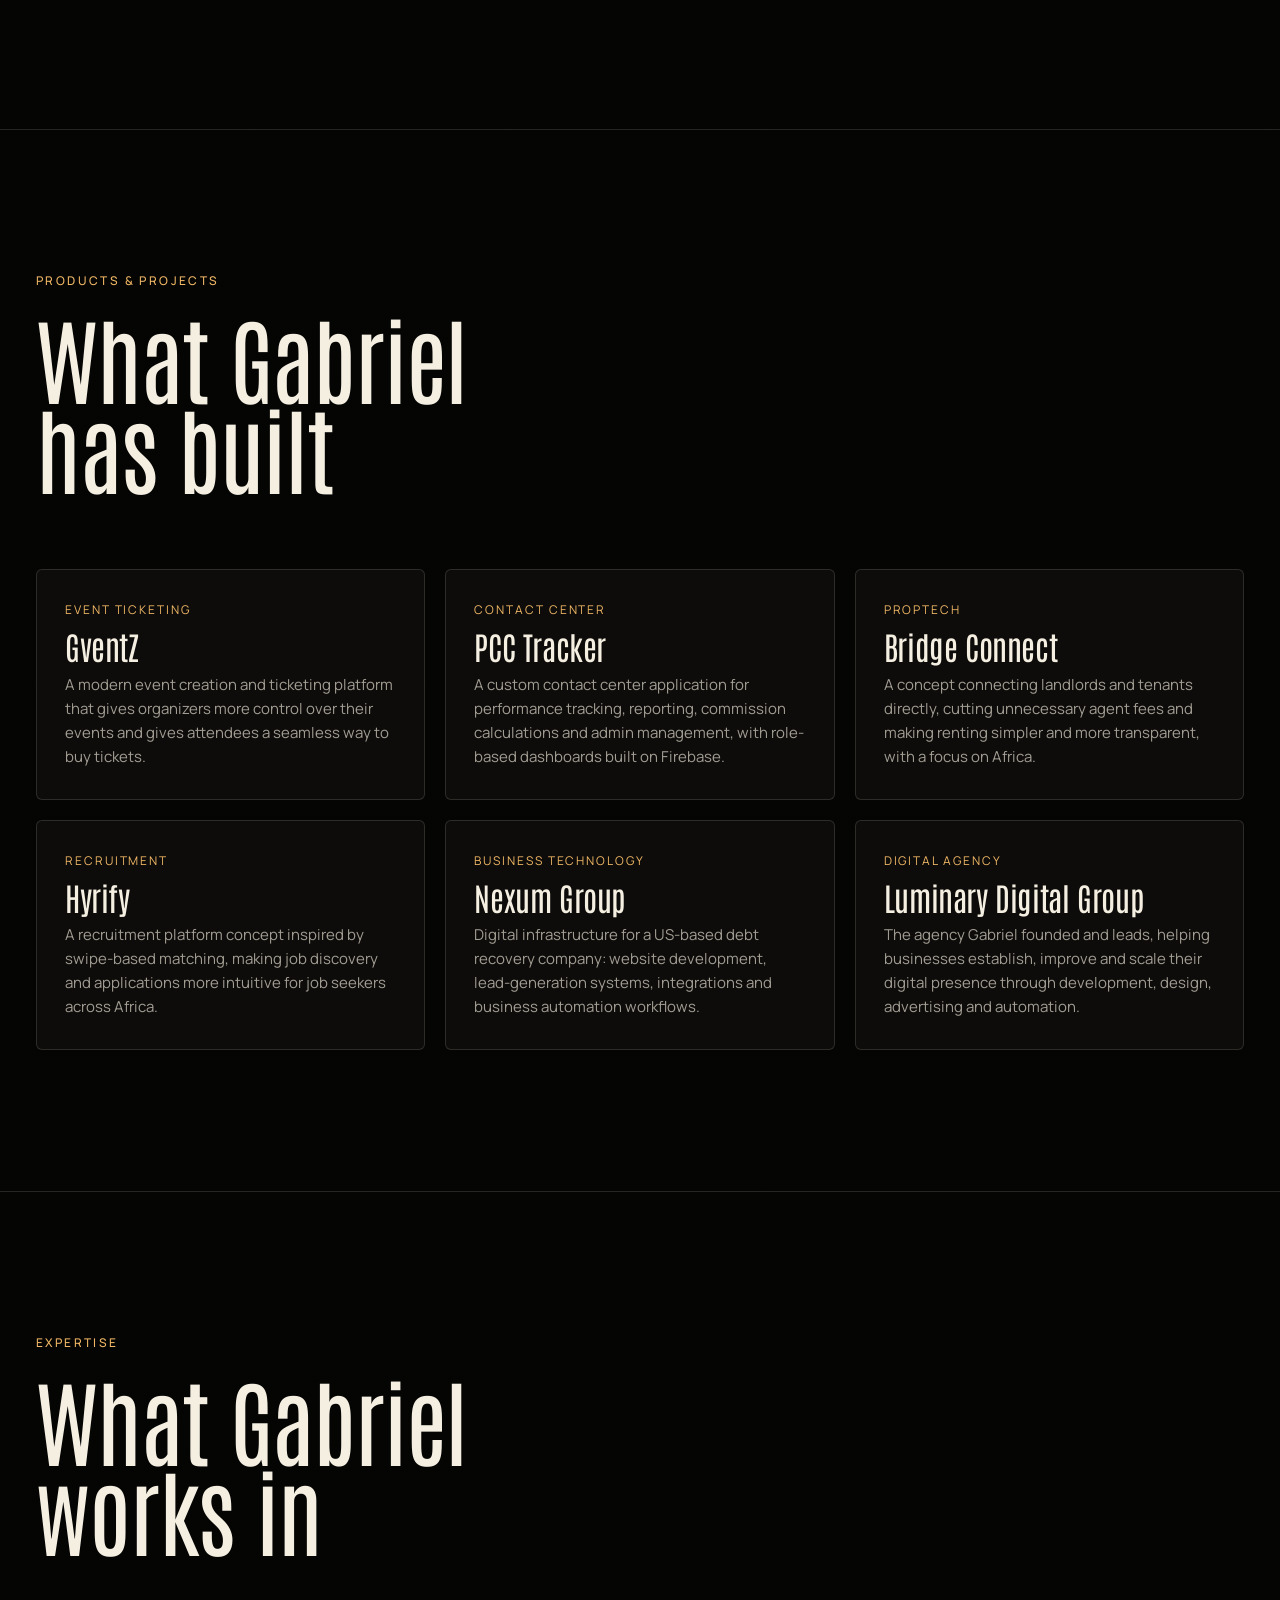
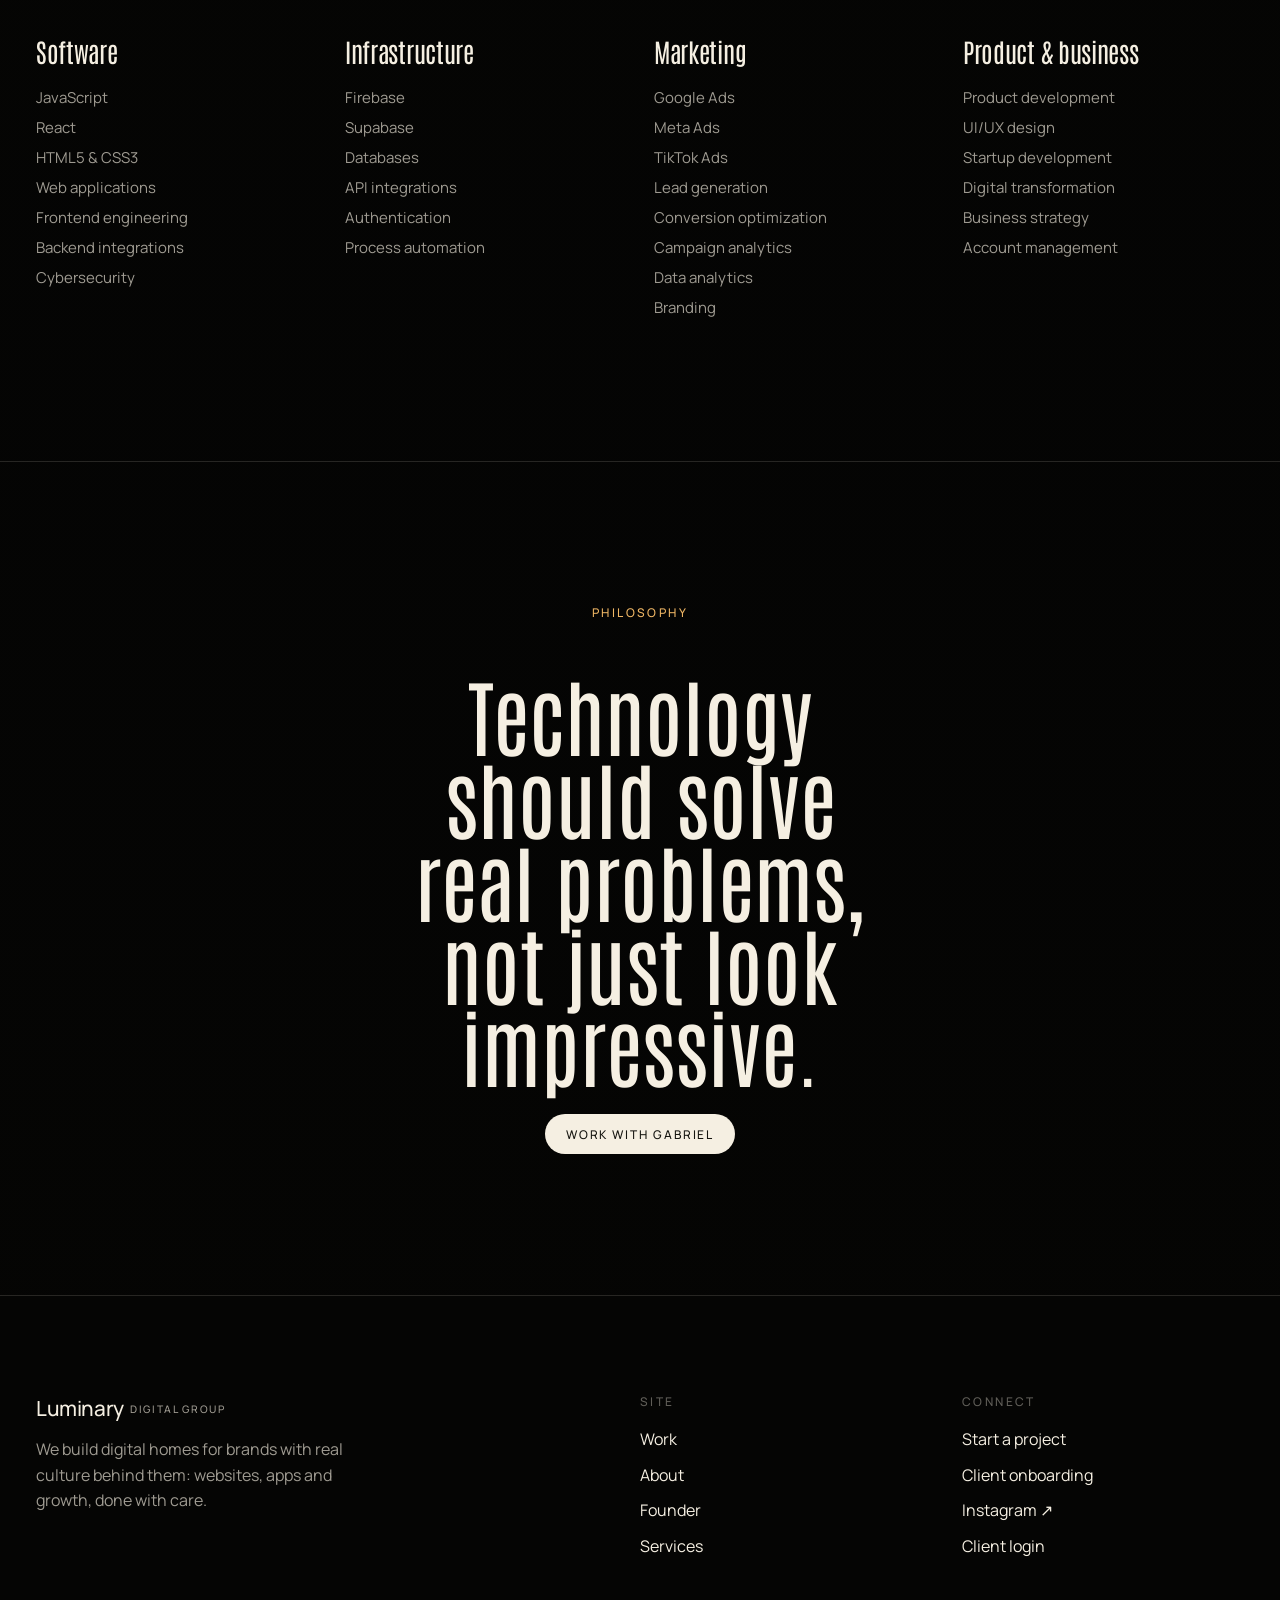
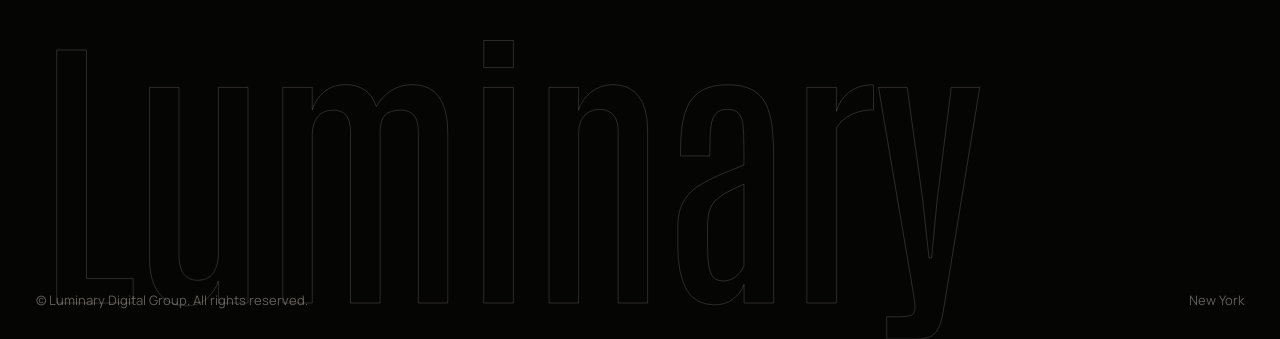
<file: gabriel-uji.html>
<!DOCTYPE html>
<html lang="en">
<head>
  <meta charset="UTF-8" />
  <meta name="viewport" content="width=device-width, initial-scale=1.0, viewport-fit=cover" />
  <meta name="claude:viewport-fit-sides" content="cover" />
  <title>Gabriel Ayomitunde Uji — Founder &amp; CEO of Luminary Digital Group</title>
  <meta name="description" content="Gabriel Ayomitunde Uji (Gabriel Uji, @mr_eyanu) is a Nigerian technology entrepreneur, software developer and digital marketing specialist based in New York, and the founder and CEO of Luminary Digital Group." />
  <link rel="canonical" href="https://luminarydigitalgroup.com/gabriel-uji" />
  <meta name="author" content="Gabriel Uji" />

  <meta property="og:type" content="profile" />
  <meta property="og:title" content="Gabriel Ayomitunde Uji — Founder &amp; CEO of Luminary Digital Group" />
  <meta property="og:description" content="Technology entrepreneur, software developer and digital marketing specialist based in New York." />
  <meta property="og:url" content="https://luminarydigitalgroup.com/gabriel-uji" />
  <meta property="og:image" content="https://luminarydigitalgroup.com/gabriel-uji-portrait.webp" />
  <meta property="og:site_name" content="Luminary Digital Group" />
  <meta property="profile:first_name" content="Gabriel" />
  <meta property="profile:last_name" content="Uji" />
  <meta name="twitter:card" content="summary" />
  <meta name="twitter:title" content="Gabriel Ayomitunde Uji — Founder &amp; CEO of Luminary Digital Group" />
  <meta name="twitter:description" content="Technology entrepreneur, software developer and digital marketing specialist based in New York." />

  <script type="application/ld+json">
  {
    "@context": "https://schema.org",
    "@graph": [
      {
        "@type": "ProfilePage",
        "@id": "https://luminarydigitalgroup.com/gabriel-uji#page",
        "url": "https://luminarydigitalgroup.com/gabriel-uji",
        "name": "Gabriel Ayomitunde Uji — Founder & CEO of Luminary Digital Group",
        "inLanguage": "en",
        "isPartOf": { "@id": "https://luminarydigitalgroup.com/#website" },
        "mainEntity": { "@id": "https://luminarydigitalgroup.com/#gabriel-uji" }
      },
      {
        "@type": "Person",
        "@id": "https://luminarydigitalgroup.com/#gabriel-uji",
        "name": "Gabriel Ayomitunde Uji",
        "alternateName": ["Gabriel Uji", "mr_eyanu"],
        "givenName": "Gabriel",
        "additionalName": "Ayomitunde",
        "familyName": "Uji",
        "url": "https://luminarydigitalgroup.com/gabriel-uji",
        "jobTitle": "Founder & CEO",
        "image": "https://luminarydigitalgroup.com/gabriel-uji-portrait.webp",
        "description": "Nigerian technology entrepreneur, senior JavaScript software engineer and digital marketing specialist based in New York. Founder and CEO of Luminary Digital Group.",
        "alumniOf": [
          { "@type": "CollegeOrUniversity", "name": "Conestoga College" },
          { "@type": "CollegeOrUniversity", "name": "The Polytechnic, Ibadan" }
        ],
        "nationality": { "@type": "Country", "name": "Nigeria" },
        "homeLocation": {
          "@type": "Place",
          "address": { "@type": "PostalAddress", "addressLocality": "New York", "addressRegion": "NY", "addressCountry": "US" }
        },
        "worksFor": { "@id": "https://luminarydigitalgroup.com/#organization" },
        "knowsAbout": [
          "Software development", "JavaScript", "React", "Web application development",
          "UI/UX design", "Firebase", "Supabase", "API integrations", "Business process automation",
          "Google Ads", "Meta Ads", "TikTok Ads", "Performance marketing", "Lead generation",
          "Product development", "Entrepreneurship", "Branding", "Account management", "Data analytics", "Cybersecurity"
        ],
        "sameAs": [
          "https://www.linkedin.com/in/gabrieluji",
          "https://github.com/Gabgab11",
          "https://www.instagram.com/mr_eyanu/",
          "https://www.threads.net/@mr_eyanu",
          "https://about.me/anointedmallam"
        ],
        "disambiguatingDescription": "Nigerian-born, New York-based technology entrepreneur and senior JavaScript software engineer; founder and CEO of Luminary Digital Group and creator of GventZ Africa."
      },
      {
        "@type": "Organization",
        "@id": "https://luminarydigitalgroup.com/#organization",
        "name": "Luminary Digital Group",
        "url": "https://luminarydigitalgroup.com/",
        "founder": { "@id": "https://luminarydigitalgroup.com/#gabriel-uji" }
      },
      {
        "@type": "WebSite",
        "@id": "https://luminarydigitalgroup.com/#website",
        "url": "https://luminarydigitalgroup.com/",
        "name": "Luminary Digital Group",
        "publisher": { "@id": "https://luminarydigitalgroup.com/#organization" }
      }
    ]
  }
  </script>

    <meta name="theme-color" content="#050504" />
  <script>document.documentElement.classList.add("js");</script>
  <link rel="preconnect" href="https://fonts.googleapis.com" />
  <link rel="preconnect" href="https://fonts.gstatic.com" crossorigin />
  <link href="https://fonts.googleapis.com/css2?family=Antonio:wght@400&family=Manrope:wght@400;500&display=swap" rel="stylesheet" />
  <link rel="stylesheet" href="styles.css" />
</head>
<body class="page-founder">

<div id="valley" aria-hidden="true"><div class="vignette"></div><div class="grain"></div></div>
<div class="loader" id="loader" aria-hidden="true"><span></span></div>

<header class="site-head ui-fade">
  <a class="logo" href="index.html" aria-label="Luminary Digital Group, home">Luminary<small>Digital Group</small></a>
  <nav class="site-nav" aria-label="Main">
    <a href="index.html#work">Work</a>
    <a href="about.html">About</a>
    <a href="index.html#services">Services</a>
    <a href="index.html#thoughts">Thoughts</a>
    <button class="menu-btn" id="menuBtn" type="button" aria-expanded="false" aria-controls="menuSheet">Menu</button>
    <a class="pill" href="index.html#contact">Start a project</a>
  </nav>
</header>
<nav class="menu-sheet" id="menuSheet" aria-label="Menu">
  <a href="index.html#work">Work</a>
  <a href="about.html">About</a>
  <a href="index.html#services">Services</a>
  <a href="index.html#thoughts">Thoughts</a>
  <a href="gabriel-uji.html">Founder</a>
  <a href="index.html#contact">Start a project</a>
  <a class="small" href="https://portal.luminarydigitalgroup.com/login/">Client login</a>
</nav>

<main>

  <section class="hero founder-hero">
    <div class="founder-text">
      <p class="kicker ui-fade">Founder &amp; CEO, Luminary Digital Group</p>
      <h1>Gabriel <span class="h1-line">Ayomitunde Uji</span></h1>
      <p class="cap">Gabriel Ayomitunde Uji, known online as Gabriel Uji and @mr_eyanu, is a Nigerian technology entrepreneur, software engineer and digital marketing specialist based in New York. Founder and CEO of Luminary Digital Group, helping businesses turn ideas into working digital products, then grow them.</p>
      <div class="hero-actions">
        <a class="pill" href="https://www.linkedin.com/in/gabrieluji" target="_blank" rel="me noopener">LinkedIn ↗</a>
        <a class="ghost" href="https://github.com/Gabgab11" target="_blank" rel="me noopener">GitHub ↗</a>
        <a class="ghost" href="https://www.instagram.com/mr_eyanu/" target="_blank" rel="me noopener">Instagram ↗</a>
      </div>
    </div>
    <figure class="portrait">
      <img src="gabriel-uji-portrait.webp" width="900" height="1112" alt="Gabriel Ayomitunde Uji, founder and CEO of Luminary Digital Group, in a navy suit" fetchpriority="high" />
    </figure>
  </section>

  <div class="veil">

    <section class="band" id="about-gabriel">
      <div class="wrap split">
        <div class="reveal">
          <span class="label">About Gabriel</span>
          <h2>Software, product and growth under one roof</h2>
        </div>
        <div class="prose reveal">
          <p>Gabriel's background combines <strong>software engineering, product development, digital marketing and business growth</strong>. He works across JavaScript and React engineering, UI/UX design, web application development and digital advertising.</p>
          <p>As founder and CEO of Luminary Digital Group, he works with businesses, startups and entrepreneurs to build digital experiences, develop websites and applications, and grow their brands through Google Ads, Meta Ads and TikTok Ads.</p>
          <p>He has worked as a <strong>Senior JavaScript Software Engineer</strong> and as a <strong>Digital Marketing Manager</strong>, and his background spans digital solutions, branding, account management, UI/UX, data analytics and cybersecurity. He studied at Conestoga College and The Polytechnic, Ibadan.</p>
          <p>He enjoys building things from the ground up and solving practical problems with technology, especially scalable products that solve real-world problems and create meaningful business opportunities.</p>
        </div>
      </div>
    </section>

    <section class="band" id="projects">
      <div class="wrap">
        <div class="head-row reveal">
          <div>
            <span class="label">Products &amp; projects</span>
            <h2>What Gabriel has built</h2>
          </div>
        </div>
        <div class="cards">
          <article class="card reveal"><span class="kind">Event ticketing</span><h3>GventZ</h3><p>A modern event creation and ticketing platform that gives organizers more control over their events and gives attendees a seamless way to buy tickets.</p></article>
          <article class="card reveal"><span class="kind">Contact center</span><h3>PCC Tracker</h3><p>A custom contact center application for performance tracking, reporting, commission calculations and admin management, with role-based dashboards built on Firebase.</p></article>
          <article class="card reveal"><span class="kind">PropTech</span><h3>Bridge Connect</h3><p>A concept connecting landlords and tenants directly, cutting unnecessary agent fees and making renting simpler and more transparent, with a focus on Africa.</p></article>
          <article class="card reveal"><span class="kind">Recruitment</span><h3>Hyrify</h3><p>A recruitment platform concept inspired by swipe-based matching, making job discovery and applications more intuitive for job seekers across Africa.</p></article>
          <article class="card reveal"><span class="kind">Business technology</span><h3>Nexum Group</h3><p>Digital infrastructure for a US-based debt recovery company: website development, lead-generation systems, integrations and business automation workflows.</p></article>
          <article class="card reveal"><span class="kind">Digital agency</span><h3>Luminary Digital Group</h3><p>The agency Gabriel founded and leads, helping businesses establish, improve and scale their digital presence through development, design, advertising and automation.</p></article>
        </div>
      </div>
    </section>

    <section class="band" id="expertise">
      <div class="wrap">
        <div class="head-row reveal">
          <div>
            <span class="label">Expertise</span>
            <h2>What Gabriel works in</h2>
          </div>
        </div>
        <div class="skill-groups reveal">
          <div><h3>Software</h3><ul><li>JavaScript</li><li>React</li><li>HTML5 &amp; CSS3</li><li>Web applications</li><li>Frontend engineering</li><li>Backend integrations</li><li>Cybersecurity</li></ul></div>
          <div><h3>Infrastructure</h3><ul><li>Firebase</li><li>Supabase</li><li>Databases</li><li>API integrations</li><li>Authentication</li><li>Process automation</li></ul></div>
          <div><h3>Marketing</h3><ul><li>Google Ads</li><li>Meta Ads</li><li>TikTok Ads</li><li>Lead generation</li><li>Conversion optimization</li><li>Campaign analytics</li><li>Data analytics</li><li>Branding</li></ul></div>
          <div><h3>Product &amp; business</h3><ul><li>Product development</li><li>UI/UX design</li><li>Startup development</li><li>Digital transformation</li><li>Business strategy</li><li>Account management</li></ul></div>
        </div>
      </div>
    </section>

    <section class="band">
      <div class="wrap cta reveal">
        <span class="label">Philosophy</span>
        <p class="quote">Technology should solve real problems, not just look impressive.</p>
        <a class="pill" href="index.html#contact">Work with Gabriel</a>
      </div>
    </section>

  </div>
</main>

<footer class="site-foot">
  <div class="wrap">
    <div class="foot-grid">
      <div>
        <span class="logo">Luminary<small>Digital Group</small></span>
        <p>We build digital homes for brands with real culture behind them: websites, apps and growth, done with care.</p>
      </div>
      <div class="foot-col"><b>Site</b><a href="index.html#work">Work</a><a href="about.html">About</a><a href="gabriel-uji.html">Founder</a><a href="index.html#services">Services</a></div>
      <div class="foot-col"><b>Connect</b><a href="index.html#contact">Start a project</a><a href="onboarding.html">Client onboarding</a><a href="https://www.instagram.com/mr_eyanu/" target="_blank" rel="noopener">Instagram ↗</a><a href="https://portal.luminarydigitalgroup.com/login/">Client login</a></div>
    </div>
    <div class="foot-mark" aria-hidden="true">Luminary</div>
    <div class="foot-bottom"><span>© Luminary Digital Group. All rights reserved.</span><span>New York</span></div>
  </div>
</footer>

<script src="valley.js"></script>
<script src="script.js"></script>
</body>
</html>
</file>
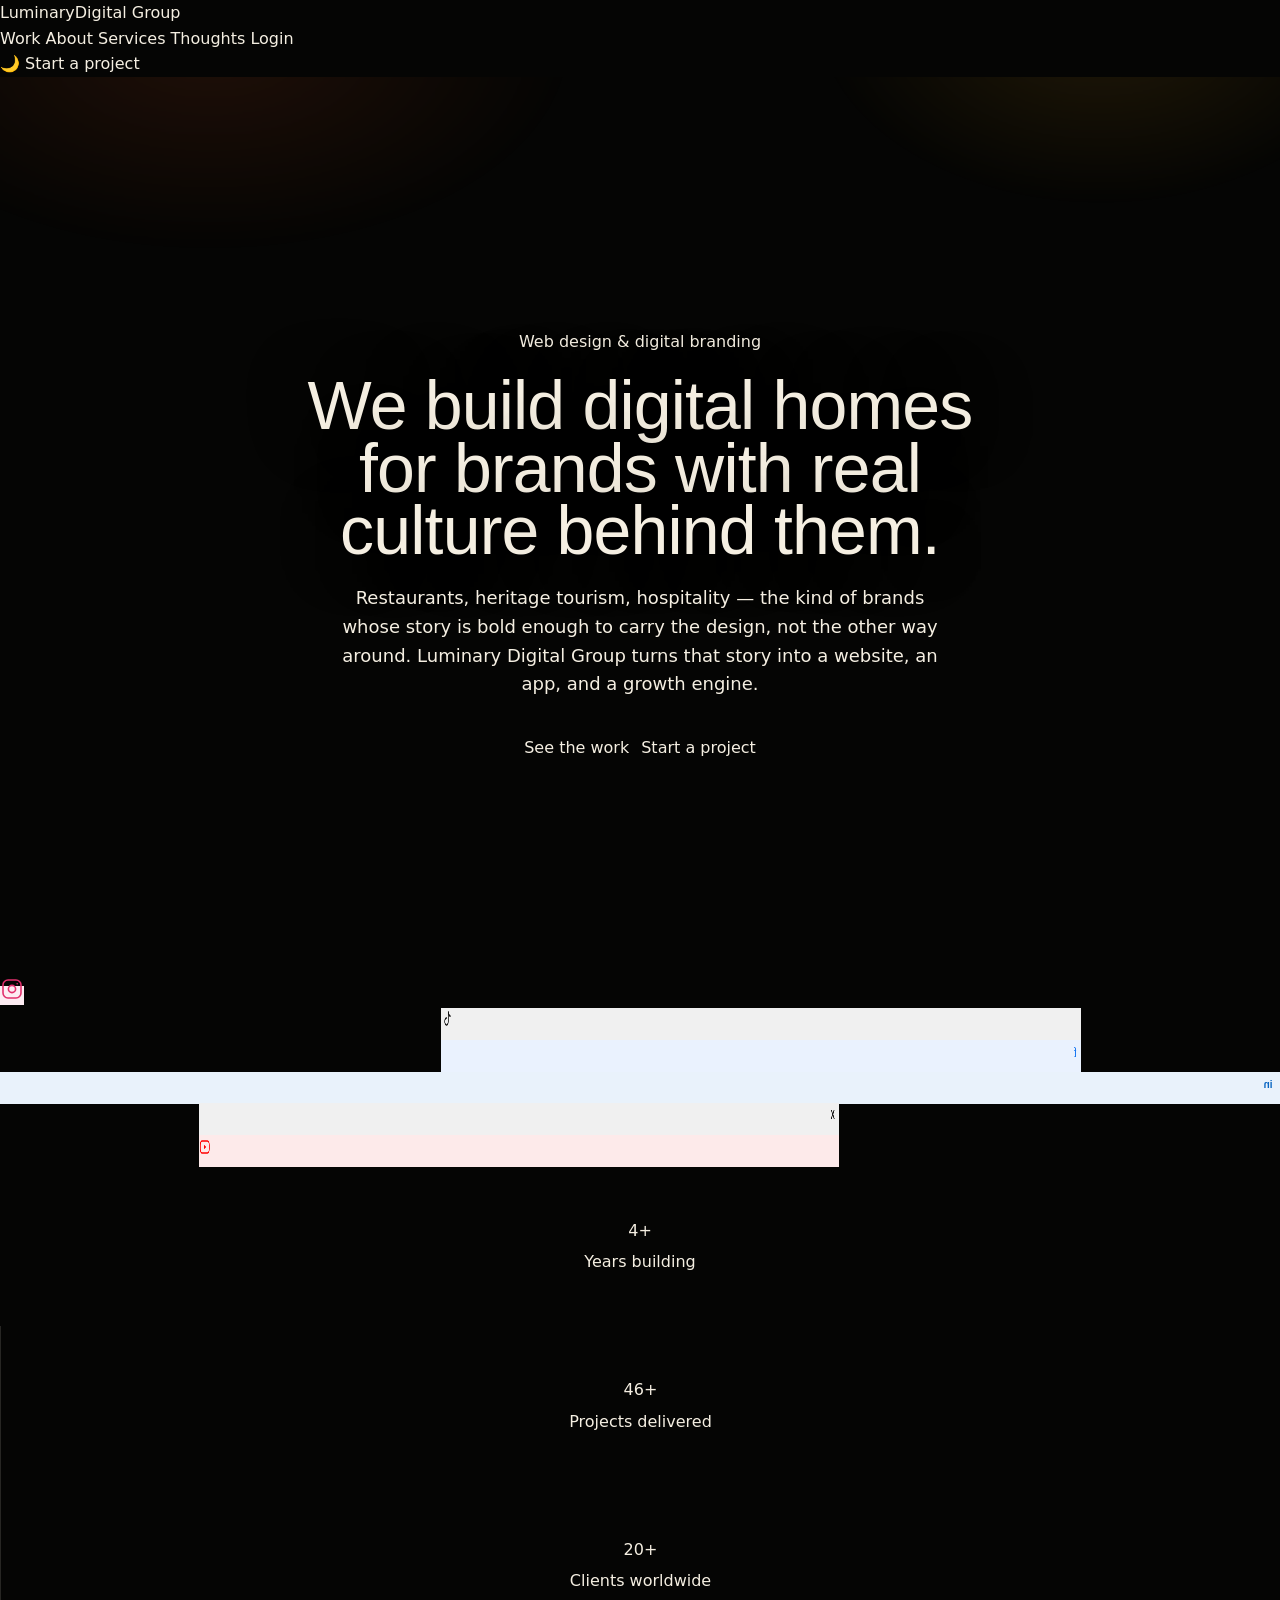
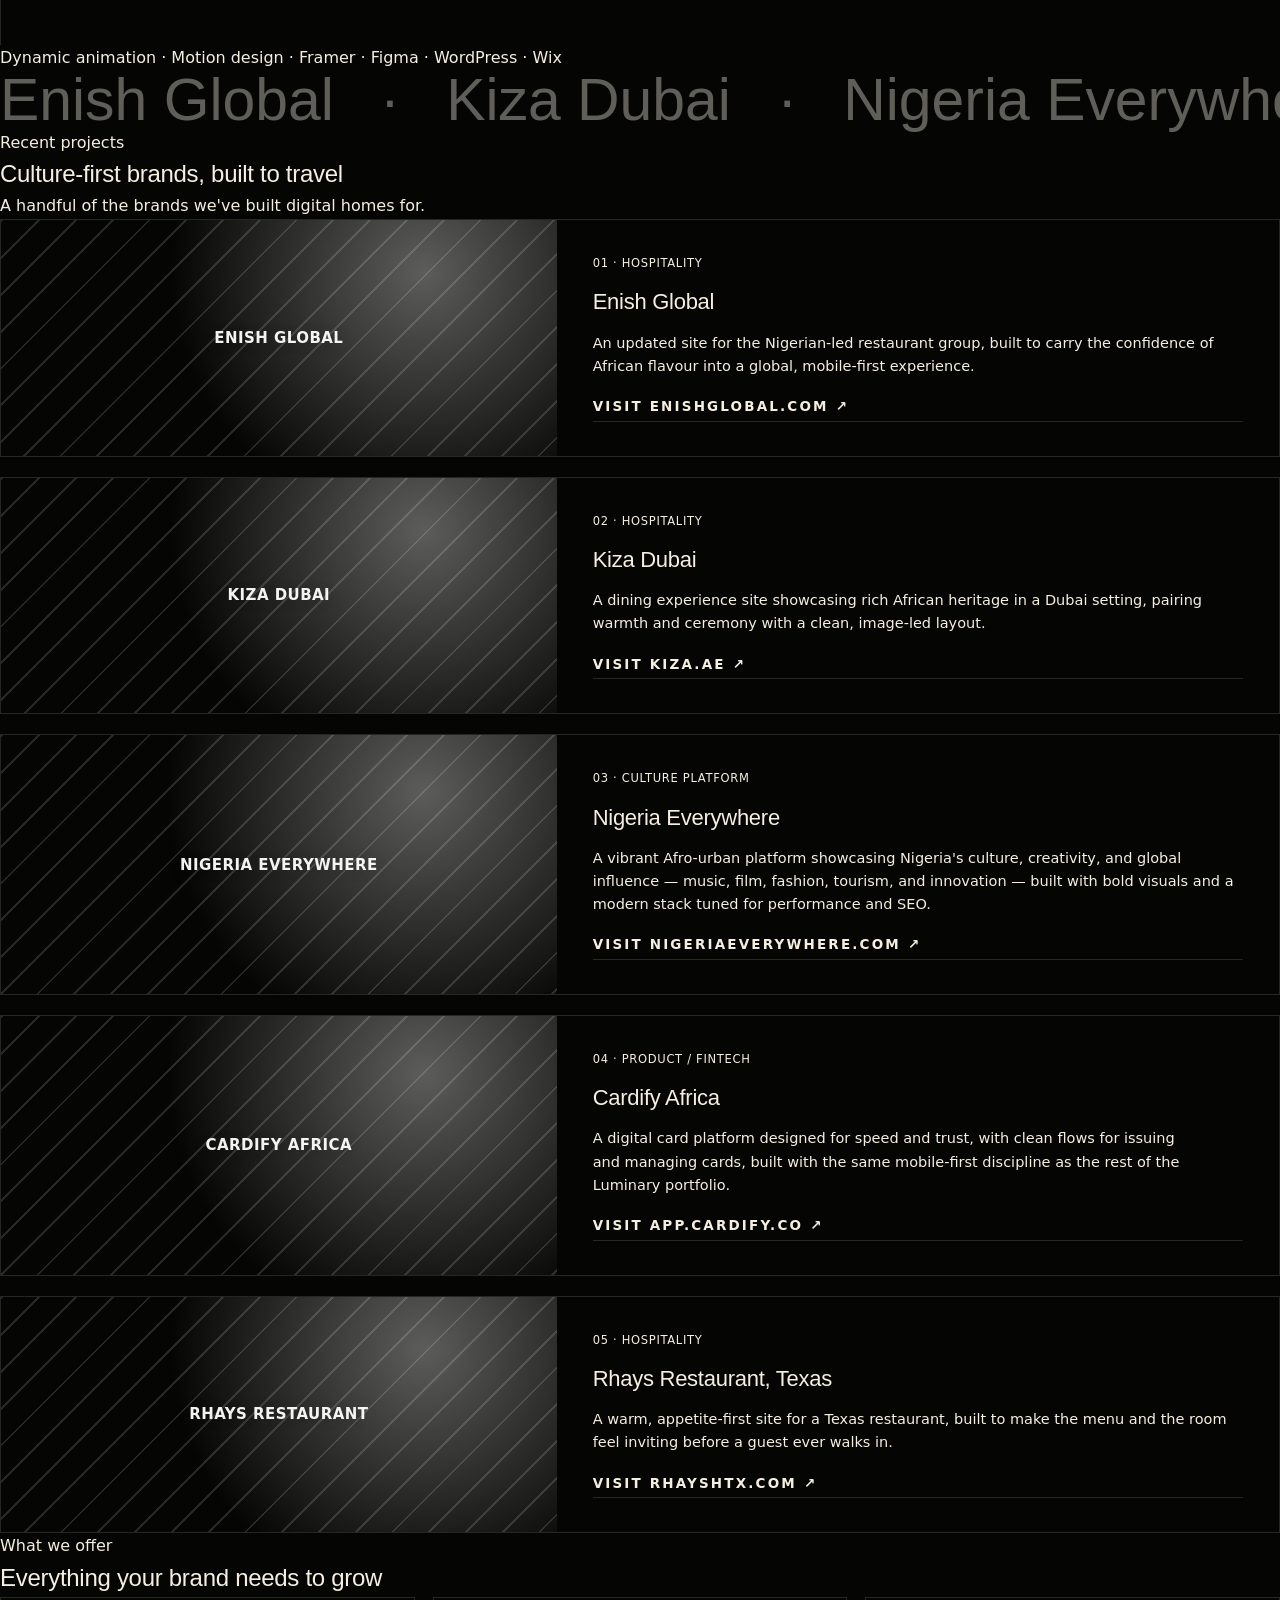
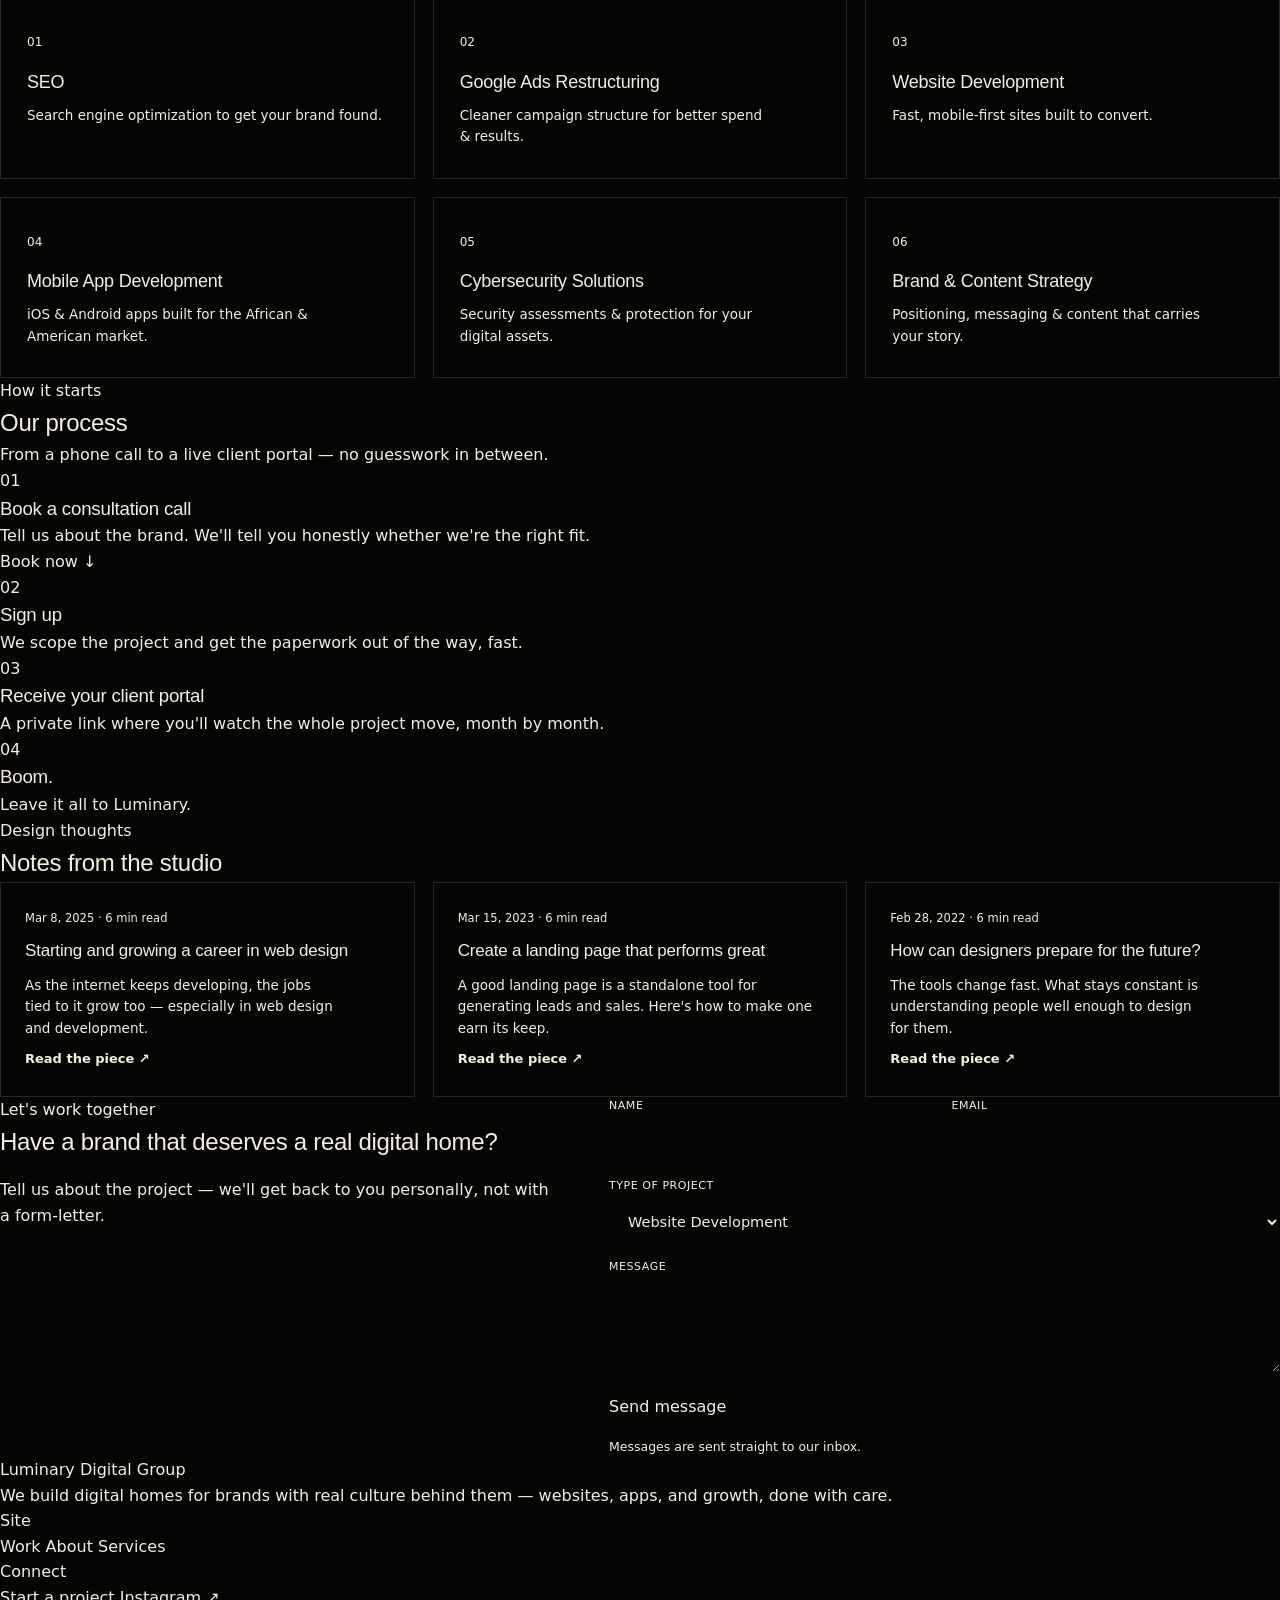
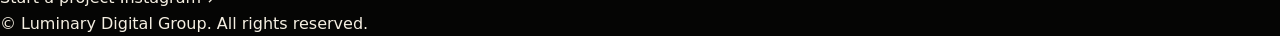
<file: index (marketing).html>
<!DOCTYPE html>
<html lang="en">
<head>
<meta charset="UTF-8" />
<meta name="viewport" content="width=device-width, initial-scale=1.0" />
<script>
  (function(){
    try{
      if (localStorage.getItem("luminaryTheme") === "dark"){
        document.documentElement.setAttribute("data-theme", "dark");
      }
    } catch(e){}
  })();
</script>
<title>Luminary Digital Group — Web Design, Apps & Growth for Culture-First Brands</title>
<meta name="description" content="Luminary Digital Group builds digital homes for brands with real culture behind them — websites, mobile apps, SEO, Google Ads & cybersecurity for hospitality, heritage, and lifestyle brands." />

<link rel="preconnect" href="https://fonts.googleapis.com" />
<link rel="preconnect" href="https://fonts.gstatic.com" crossorigin />
<link href="https://fonts.googleapis.com/css2?family=Space+Grotesk:wght@500;600;700&family=Inter:wght@400;500;600&family=IBM+Plex+Mono:wght@400;500;600&display=swap" rel="stylesheet" />
<link rel="stylesheet" href="styles.css" />

<style>
  /* Homepage-only styles */
  .hero{ position: relative; overflow: hidden; padding: 76px 28px 40px; text-align: center; }
  .hero-glow{
    position: absolute; inset: -14% -10% auto -10%; height: 620px; z-index: 0;
    background:
      radial-gradient(560px 320px at 22% 15%, rgba(255,106,43,0.11), transparent 65%),
      radial-gradient(480px 320px at 80% 10%, rgba(255,182,39,0.12), transparent 60%);
    filter: blur(4px);
    pointer-events: none;
  }
  .hero-inner{ position: relative; z-index: 1; max-width: 800px; margin: 0 auto; }
  .hero h1{ font-size: clamp(38px, 6.4vw, 68px); margin: 20px 0 22px; }
  .hero-sub{ font-size: 18px; max-width: 600px; margin: 0 auto; }
  .hero-cta{ margin-top: 36px; display: flex; gap: 12px; justify-content: center; flex-wrap: wrap; }

  .work-grid{ display: grid; gap: 20px; }
  .work-card{
    display: grid; grid-template-columns: 1fr 1.3fr; gap: 0; align-items: stretch;
    background: var(--card); border-radius: var(--radius-lg); overflow: hidden;
    border: 1px solid var(--line); transition: transform .3s var(--ease), box-shadow .3s var(--ease);
  }
  .work-card:hover{ transform: translateY(-3px); box-shadow: 0 30px 50px -30px rgba(20,17,13,0.2); }
  .work-visual{
    position: relative; min-height: 220px; overflow: hidden;
    background: linear-gradient(135deg, var(--orange), var(--amber));
    display: flex; align-items: center; justify-content: center;
  }
  .work-visual::before{
    content: "";
    position: absolute; inset: 0;
    background-image:
      repeating-linear-gradient(135deg, rgba(255,255,255,0.14) 0 2px, transparent 2px 26px),
      radial-gradient(circle at 76% 22%, rgba(255,255,255,0.35), transparent 55%);
  }
  .work-visual span{
    position: relative; z-index: 1;
    font-family: var(--font-display); font-weight: 700; font-size: 15px; color: rgba(255,255,255,0.95);
    letter-spacing: 0.03em; text-transform: uppercase;
    text-shadow: 0 2px 14px rgba(0,0,0,0.18);
  }
  .work-body{ padding: 34px 36px; display: flex; flex-direction: column; gap: 12px; }
  .work-tag{ font-family: var(--font-mono); font-size: 11.5px; color: var(--orange); text-transform: uppercase; letter-spacing: 0.06em; }
  .work-body h3{ font-size: 22px; }
  .work-body p{ font-size: 14.5px; }
  .work-link{ margin-top: 6px; font-size: 13.5px; font-weight: 600; color: var(--ink); display: inline-flex; align-items: center; gap: 6px; }
  .work-link:hover{ color: var(--orange); }
  @media (max-width: 760px){ .work-card{ grid-template-columns: 1fr; } .work-visual{ min-height: 140px; } }

  .services-grid{ display: grid; grid-template-columns: repeat(3, 1fr); gap: 18px; }
  @media (max-width: 900px){ .services-grid{ grid-template-columns: repeat(2, 1fr); } }
  @media (max-width: 600px){ .services-grid{ grid-template-columns: 1fr; } }
  .service-card{
    background: var(--paper); border: 1px solid var(--line); border-radius: var(--radius-md);
    padding: 30px 26px; transition: border-color .3s var(--ease), transform .3s var(--ease);
  }
  .service-card:hover{ border-color: var(--orange); transform: translateY(-3px); }
  .service-index{ font-family: var(--font-mono); font-size: 12px; color: var(--ink-faint); }
  .service-card h3{ font-size: 18px; margin: 14px 0 8px; }
  .service-card p{ font-size: 13.5px; }

  .blog-grid{ display: grid; grid-template-columns: repeat(3, 1fr); gap: 18px; }
  @media (max-width: 860px){ .blog-grid{ grid-template-columns: 1fr; } }
  .blog-card{
    background: var(--paper-warm); border: 1px solid var(--line); border-radius: var(--radius-md);
    padding: 26px 24px; display: flex; flex-direction: column; gap: 10px;
    transition: border-color .3s var(--ease);
  }
  .blog-card:hover{ border-color: var(--orange); }
  .blog-meta{ font-family: var(--font-mono); font-size: 11.5px; color: var(--ink-faint); }
  .blog-card h3{ font-size: 17px; }
  .blog-card p{ font-size: 13.5px; }
  .blog-read{ font-size: 13px; font-weight: 600; margin-top: auto; }
  .blog-read:hover{ color: var(--orange); }

  .contact-wrap{ display: grid; grid-template-columns: 0.9fr 1.1fr; gap: 60px; }
  @media (max-width: 860px){ .contact-wrap{ grid-template-columns: 1fr; gap: 40px; } }
  .contact-form{ display: grid; gap: 14px; }
  .form-row{ display: grid; grid-template-columns: 1fr 1fr; gap: 14px; }
  @media (max-width: 560px){ .form-row{ grid-template-columns: 1fr; } }
  .contact-form label{ font-family: var(--font-mono); font-size: 11px; text-transform: uppercase; letter-spacing: 0.05em; color: var(--ink-faint); display: block; margin-bottom: 6px; }
  .contact-form input, .contact-form select, .contact-form textarea{
    width: 100%; border: 1px solid var(--line-strong); border-radius: var(--radius-sm);
    padding: 13px 15px; font-family: var(--font-body); font-size: 14.5px; color: var(--ink);
    background: var(--paper);
  }
  .contact-form input:focus, .contact-form select:focus, .contact-form textarea:focus{
    outline: none; border-color: var(--orange); box-shadow: 0 0 0 3px rgba(255,106,43,0.1);
  }
  .contact-note{ font-size: 12.5px; color: var(--ink-faint); margin-top: 4px; }
  .form-status{ font-size: 13.5px; margin-top: 10px; display: none; }
  .form-status.is-visible{ display: block; }
</style>
</head>
<body>

<div class="grain" aria-hidden="true"></div>

<header class="nav">
  <div class="nav-inner">
    <a href="index.html" class="brand-word">Luminary<span class="brand-word-light">Digital&nbsp;Group</span></a>
    <nav class="nav-links">
      <a href="index.html#work">Work</a>
      <a href="about.html">About</a>
      <a href="index.html#services">Services</a>
      <a href="index.html#thoughts">Thoughts</a>
      <a href="https://portal.luminarydigitalgroup.com/login/">Login</a>
    </nav>
    <button class="theme-toggle" id="themeToggle" type="button" aria-label="Toggle dark mode">🌙</button>
    <a href="#contact" class="nav-cta">Start a project</a>
  </div>
</header>

<main>

  <!-- ============ HERO ============ -->
  <section class="hero">
    <div class="hero-glow" aria-hidden="true"></div>
    <div class="hero-inner reveal">
      <span class="section-eyebrow" style="justify-content:center;">Web design &amp; digital branding</span>
      <h1>We build digital homes for brands with <span class="accent-text">real culture</span> behind them.</h1>
      <p class="hero-sub">
        Restaurants, heritage tourism, hospitality — the kind of brands whose story is
        bold enough to carry the design, not the other way around. Luminary Digital Group
        turns that story into a website, an app, and a growth engine.
      </p>
      <div class="hero-cta">
        <a href="#work" class="btn btn-primary">See the work</a>
        <a href="#contact" class="btn btn-outline">Start a project</a>
      </div>
    </div>
  </section>

  <div class="orbit-wrap reveal" aria-hidden="false">
    <div class="orbit-stage">
      <div class="orbit-ring">
        <a href="https://www.instagram.com/mr_eyanu/" target="_blank" rel="noopener" class="orbit-item is-linked" style="transform: rotateY(0deg) translateZ(140px); color:#E1306C; background:#fdecf2;" aria-label="Instagram">
          <svg width="24" height="24" viewBox="0 0 24 24" fill="none" stroke="currentColor" stroke-width="1.6"><rect x="3" y="3" width="18" height="18" rx="5"/><circle cx="12" cy="12" r="3.6"/><circle cx="17.2" cy="6.8" r="0.8" fill="currentColor" stroke="none"/></svg>
        </a>
        <div class="orbit-item" style="transform: rotateY(60deg) translateZ(140px); color:#111111; background:#f0f0f0;" aria-label="TikTok">
          <svg width="24" height="24" viewBox="0 0 24 24" fill="none" stroke="currentColor" stroke-width="1.6" stroke-linecap="round" stroke-linejoin="round"><path d="M14 4v9.5a3.5 3.5 0 1 1-3-3.46"/><path d="M14 4c.4 2.2 2 3.8 4 4.1"/></svg>
        </div>
        <div class="orbit-item" style="transform: rotateY(120deg) translateZ(140px); color:#1877F2; background:#eaf2fe;" aria-label="Facebook">
          <svg width="24" height="24" viewBox="0 0 24 24"><text x="12" y="17" text-anchor="middle" font-size="14" font-family="Georgia, serif" font-weight="700" fill="currentColor">f</text></svg>
        </div>
        <div class="orbit-item" style="transform: rotateY(180deg) translateZ(140px); color:#0A66C2; background:#e9f2fb;" aria-label="LinkedIn">
          <svg width="24" height="24" viewBox="0 0 24 24"><text x="12" y="16" text-anchor="middle" font-size="10" font-family="Arial, sans-serif" font-weight="700" fill="currentColor">in</text></svg>
        </div>
        <div class="orbit-item" style="transform: rotateY(240deg) translateZ(140px); color:#111111; background:#f0f0f0;" aria-label="X (Twitter)">
          <svg width="24" height="24" viewBox="0 0 24 24"><text x="12" y="16" text-anchor="middle" font-size="12" font-family="Arial, sans-serif" font-weight="700" fill="currentColor">X</text></svg>
        </div>
        <div class="orbit-item" style="transform: rotateY(300deg) translateZ(140px); color:#FF0000; background:#fdeaea;" aria-label="YouTube">
          <svg width="24" height="24" viewBox="0 0 24 24" fill="none" stroke="currentColor" stroke-width="1.6"><rect x="3" y="6" width="18" height="12" rx="4"/><path d="M10 9.5l5 2.5-5 2.5z" fill="currentColor" stroke="none"/></svg>
        </div>
      </div>
    </div>
  </div>

  <div class="stat-strip reveal">
    <div class="stat">
      <div class="stat-num">4+</div>
      <div class="stat-label">Years building</div>
    </div>
    <div class="stat">
      <div class="stat-num">46+</div>
      <div class="stat-label">Projects delivered</div>
    </div>
    <div class="stat">
      <div class="stat-num">20+</div>
      <div class="stat-label">Clients worldwide</div>
    </div>
  </div>

  <p class="focus-line reveal">Dynamic animation · Motion design · Framer · Figma · WordPress · Wix</p>

  <div class="marquee-wrap reveal" aria-label="Businesses we've worked with">
    <div class="marquee-track">
      <span class="marquee-item">Enish Global</span>
      <span class="marquee-dot">·</span>
      <span class="marquee-item">Kiza Dubai</span>
      <span class="marquee-dot">·</span>
      <span class="marquee-item">Nigeria Everywhere</span>
      <span class="marquee-dot">·</span>
      <span class="marquee-item">Cardify Africa</span>
      <span class="marquee-dot">·</span>
      <span class="marquee-item">Rhays Restaurant</span>
      <span class="marquee-dot">·</span>
      <!-- duplicated so the loop resets seamlessly -->
      <span class="marquee-item">Enish Global</span>
      <span class="marquee-dot">·</span>
      <span class="marquee-item">Kiza Dubai</span>
      <span class="marquee-dot">·</span>
      <span class="marquee-item">Nigeria Everywhere</span>
      <span class="marquee-dot">·</span>
      <span class="marquee-item">Cardify Africa</span>
      <span class="marquee-dot">·</span>
      <span class="marquee-item">Rhays Restaurant</span>
      <span class="marquee-dot">·</span>
    </div>
  </div>

  <!-- ============ WORK ============ -->
  <section class="section" id="work">
    <div class="section-head reveal">
      <span class="section-eyebrow">Recent projects</span>
      <h2>Culture-first brands, built to travel</h2>
      <p class="section-lede">A handful of the brands we've built digital homes for.</p>
    </div>

    <div class="work-grid">
      <article class="work-card reveal">
        <div class="work-visual"><span>Enish Global</span></div>
        <div class="work-body">
          <span class="work-tag">01 · Hospitality</span>
          <h3>Enish Global</h3>
          <p>An updated site for the Nigerian-led restaurant group, built to carry the confidence of African flavour into a global, mobile-first experience.</p>
          <a href="https://enishglobal.com/" target="_blank" rel="noopener" class="work-link">Visit enishglobal.com ↗</a>
        </div>
      </article>

      <article class="work-card reveal">
        <div class="work-visual"><span>Kiza Dubai</span></div>
        <div class="work-body">
          <span class="work-tag">02 · Hospitality</span>
          <h3>Kiza Dubai</h3>
          <p>A dining experience site showcasing rich African heritage in a Dubai setting, pairing warmth and ceremony with a clean, image-led layout.</p>
          <a href="https://kiza.ae/" target="_blank" rel="noopener" class="work-link">Visit kiza.ae ↗</a>
        </div>
      </article>

      <article class="work-card reveal">
        <div class="work-visual"><span>Nigeria Everywhere</span></div>
        <div class="work-body">
          <span class="work-tag">03 · Culture platform</span>
          <h3>Nigeria Everywhere</h3>
          <p>A vibrant Afro-urban platform showcasing Nigeria's culture, creativity, and global influence — music, film, fashion, tourism, and innovation — built with bold visuals and a modern stack tuned for performance and SEO.</p>
          <a href="https://nigeriaeverywhere.com/" target="_blank" rel="noopener" class="work-link">Visit nigeriaeverywhere.com ↗</a>
        </div>
      </article>

      <article class="work-card reveal">
        <div class="work-visual"><span>Cardify Africa</span></div>
        <div class="work-body">
          <span class="work-tag">04 · Product / Fintech</span>
          <h3>Cardify Africa</h3>
          <p>A digital card platform designed for speed and trust, with clean flows for issuing and managing cards, built with the same mobile-first discipline as the rest of the Luminary portfolio.</p>
          <a href="https://app.cardify.co/" target="_blank" rel="noopener" class="work-link">Visit app.cardify.co ↗</a>
        </div>
      </article>

      <article class="work-card reveal">
        <div class="work-visual"><span>Rhays Restaurant</span></div>
        <div class="work-body">
          <span class="work-tag">05 · Hospitality</span>
          <h3>Rhays Restaurant, Texas</h3>
          <p>A warm, appetite-first site for a Texas restaurant, built to make the menu and the room feel inviting before a guest ever walks in.</p>
          <a href="https://rhayshtx.com/" target="_blank" rel="noopener" class="work-link">Visit rhayshtx.com ↗</a>
        </div>
      </article>
    </div>
  </section>

  <!-- ============ SERVICES ============ -->
  <section class="section section-alt" id="services">
    <div class="section-head reveal">
      <span class="section-eyebrow">What we offer</span>
      <h2>Everything your brand needs to grow</h2>
    </div>

    <div class="services-grid">
      <div class="service-card reveal">
        <span class="service-index">01</span>
        <h3>SEO</h3>
        <p>Search engine optimization to get your brand found.</p>
      </div>
      <div class="service-card reveal">
        <span class="service-index">02</span>
        <h3>Google Ads Restructuring</h3>
        <p>Cleaner campaign structure for better spend &amp; results.</p>
      </div>
      <div class="service-card reveal">
        <span class="service-index">03</span>
        <h3>Website Development</h3>
        <p>Fast, mobile-first sites built to convert.</p>
      </div>
      <div class="service-card reveal">
        <span class="service-index">04</span>
        <h3>Mobile App Development</h3>
        <p>iOS &amp; Android apps built for the African &amp; American market.</p>
      </div>
      <div class="service-card reveal">
        <span class="service-index">05</span>
        <h3>Cybersecurity Solutions</h3>
        <p>Security assessments &amp; protection for your digital assets.</p>
      </div>
      <div class="service-card reveal">
        <span class="service-index">06</span>
        <h3>Brand &amp; Content Strategy</h3>
        <p>Positioning, messaging &amp; content that carries your story.</p>
      </div>
    </div>
  </section>

  <!-- ============ PROCESS ============ -->
  <section class="section" id="process">
    <div class="section-head center reveal" style="margin-left:auto;margin-right:auto;">
      <span class="section-eyebrow" style="justify-content:center;">How it starts</span>
      <h2>Our process</h2>
      <p class="section-lede">From a phone call to a live client portal — no guesswork in between.</p>
    </div>

    <div class="process-grid">
      <div class="process-step reveal">
        <span class="process-num">01</span>
        <h3>Book a consultation call</h3>
        <p>Tell us about the brand. We'll tell you honestly whether we're the right fit.</p>
        <a href="#contact" class="process-link">Book now ↓</a>
      </div>
      <div class="process-step reveal">
        <span class="process-num">02</span>
        <h3>Sign up</h3>
        <p>We scope the project and get the paperwork out of the way, fast.</p>
      </div>
      <div class="process-step reveal">
        <span class="process-num">03</span>
        <h3>Receive your client portal</h3>
        <p>A private link where you'll watch the whole project move, month by month.</p>
      </div>
      <div class="process-step reveal">
        <span class="process-num">04</span>
        <h3>Boom.</h3>
        <p>Leave it all to Luminary.</p>
      </div>
    </div>
  </section>

  <!-- ============ THOUGHTS / BLOG TEASER ============ -->
  <section class="section" id="thoughts">
    <div class="section-head reveal">
      <span class="section-eyebrow">Design thoughts</span>
      <h2>Notes from the studio</h2>
    </div>

    <div class="blog-grid">
      <article class="blog-card reveal">
        <span class="blog-meta">Mar 8, 2025 · 6 min read</span>
        <h3>Starting and growing a career in web design</h3>
        <p>As the internet keeps developing, the jobs tied to it grow too — especially in web design and development.</p>
        <a href="blog-career.html" class="blog-read">Read the piece ↗</a>
      </article>
      <article class="blog-card reveal">
        <span class="blog-meta">Mar 15, 2023 · 6 min read</span>
        <h3>Create a landing page that performs great</h3>
        <p>A good landing page is a standalone tool for generating leads and sales. Here's how to make one earn its keep.</p>
        <a href="blog-landing-page.html" class="blog-read">Read the piece ↗</a>
      </article>
      <article class="blog-card reveal">
        <span class="blog-meta">Feb 28, 2022 · 6 min read</span>
        <h3>How can designers prepare for the future?</h3>
        <p>The tools change fast. What stays constant is understanding people well enough to design for them.</p>
        <a href="blog-future.html" class="blog-read">Read the piece ↗</a>
      </article>
    </div>
  </section>

  <!-- ============ CONTACT ============ -->
  <section class="section section-alt" id="contact">
    <div class="contact-wrap">
      <div class="reveal">
        <span class="section-eyebrow">Let's work together</span>
        <h2>Have a brand that deserves a real digital home?</h2>
        <p class="section-lede" style="margin-top:16px;">Tell us about the project — we'll get back to you personally, not with a form-letter.</p>
      </div>

      <form class="contact-form reveal" id="contactForm">
        <div class="form-row">
          <div>
            <label for="cfName">Name</label>
            <input type="text" id="cfName" name="name" required />
          </div>
          <div>
            <label for="cfEmail">Email</label>
            <input type="email" id="cfEmail" name="email" required />
          </div>
        </div>
        <div>
          <label for="cfProject">Type of project</label>
          <select id="cfProject" name="project">
            <option>Website Development</option>
            <option>Mobile App Development</option>
            <option>SEO</option>
            <option>Google Ads Restructuring</option>
            <option>Cybersecurity Solutions</option>
            <option>Brand &amp; Content Strategy</option>
            <option>Something else</option>
          </select>
        </div>
        <div>
          <label for="cfMessage">Message</label>
          <textarea id="cfMessage" name="message" rows="4" required></textarea>
        </div>
        <button type="submit" class="btn btn-primary" style="justify-self:start;">Send message</button>
        <p class="contact-note">Messages are sent straight to our inbox.</p>
        <p class="form-status" id="formStatus"></p>
      </form>
    </div>
  </section>

</main>

<footer class="footer">
  <div class="footer-inner">
    <div>
      <div class="footer-brand">Luminary Digital Group</div>
      <p>We build digital homes for brands with real culture behind them — websites, apps, and growth, done with care.</p>
    </div>
    <div class="footer-col">
      <div class="footer-col-title">Site</div>
      <a href="index.html#work">Work</a>
      <a href="about.html">About</a>
      <a href="index.html#services">Services</a>
    </div>
    <div class="footer-col">
      <div class="footer-col-title">Connect</div>
      <a href="#contact">Start a project</a>
      <a href="https://www.instagram.com/mr_eyanu/" target="_blank" rel="noopener">Instagram ↗</a>
    </div>
  </div>
  <div class="footer-bottom">© Luminary Digital Group. All rights reserved.</div>
</footer>

<script src="script.js"></script>
</body>
</html>
</file>
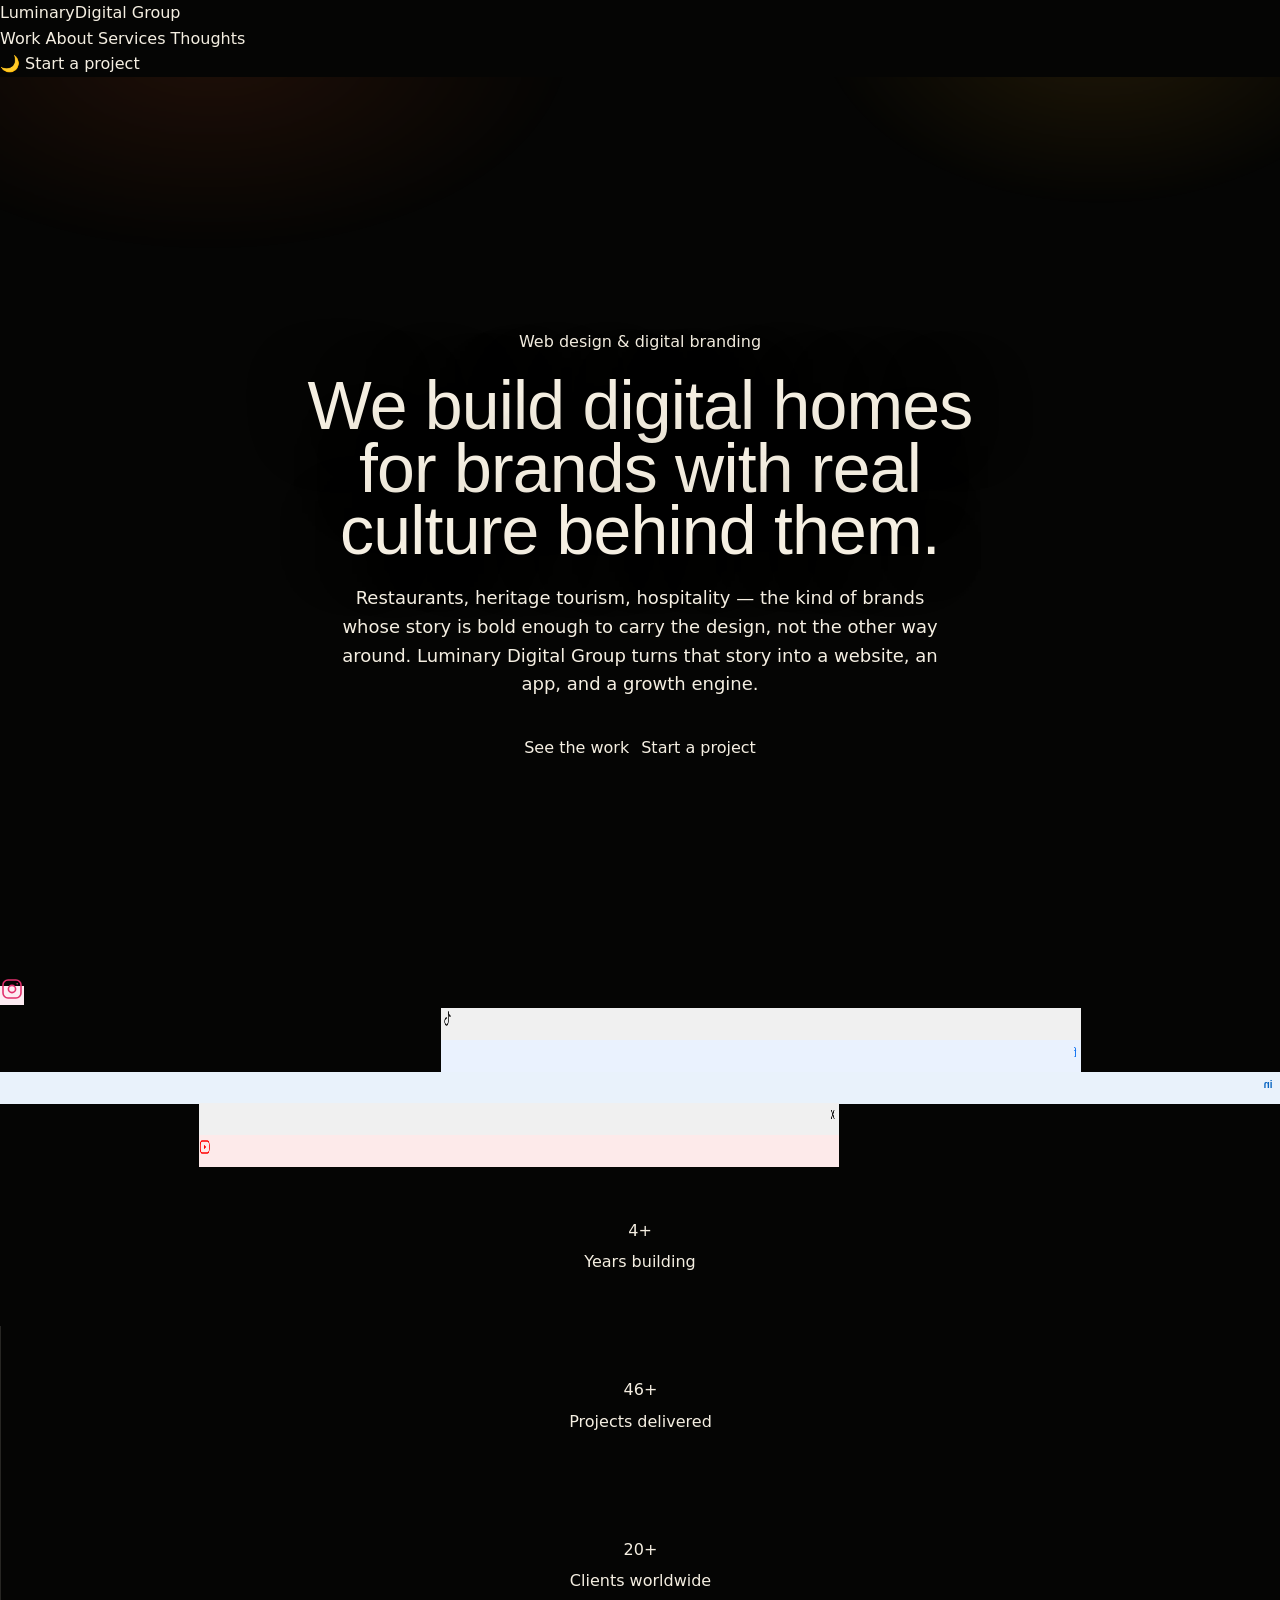
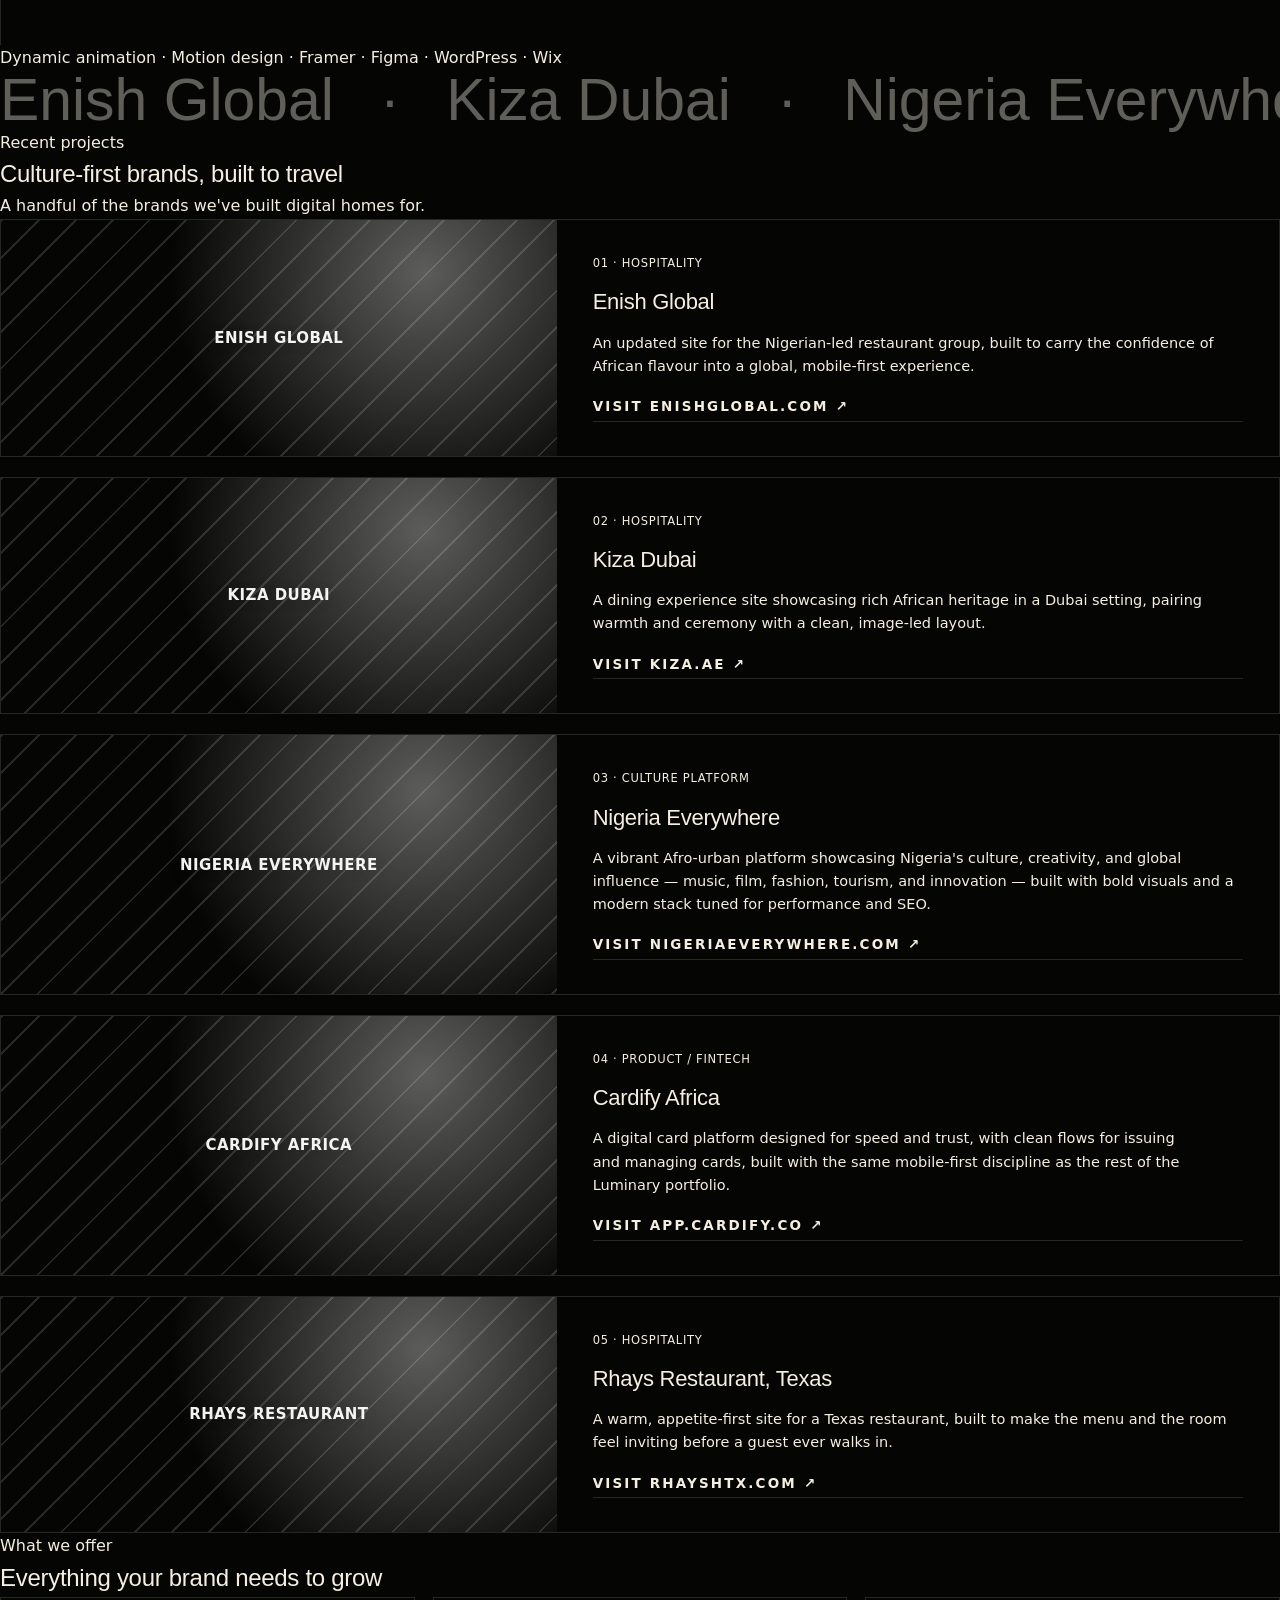
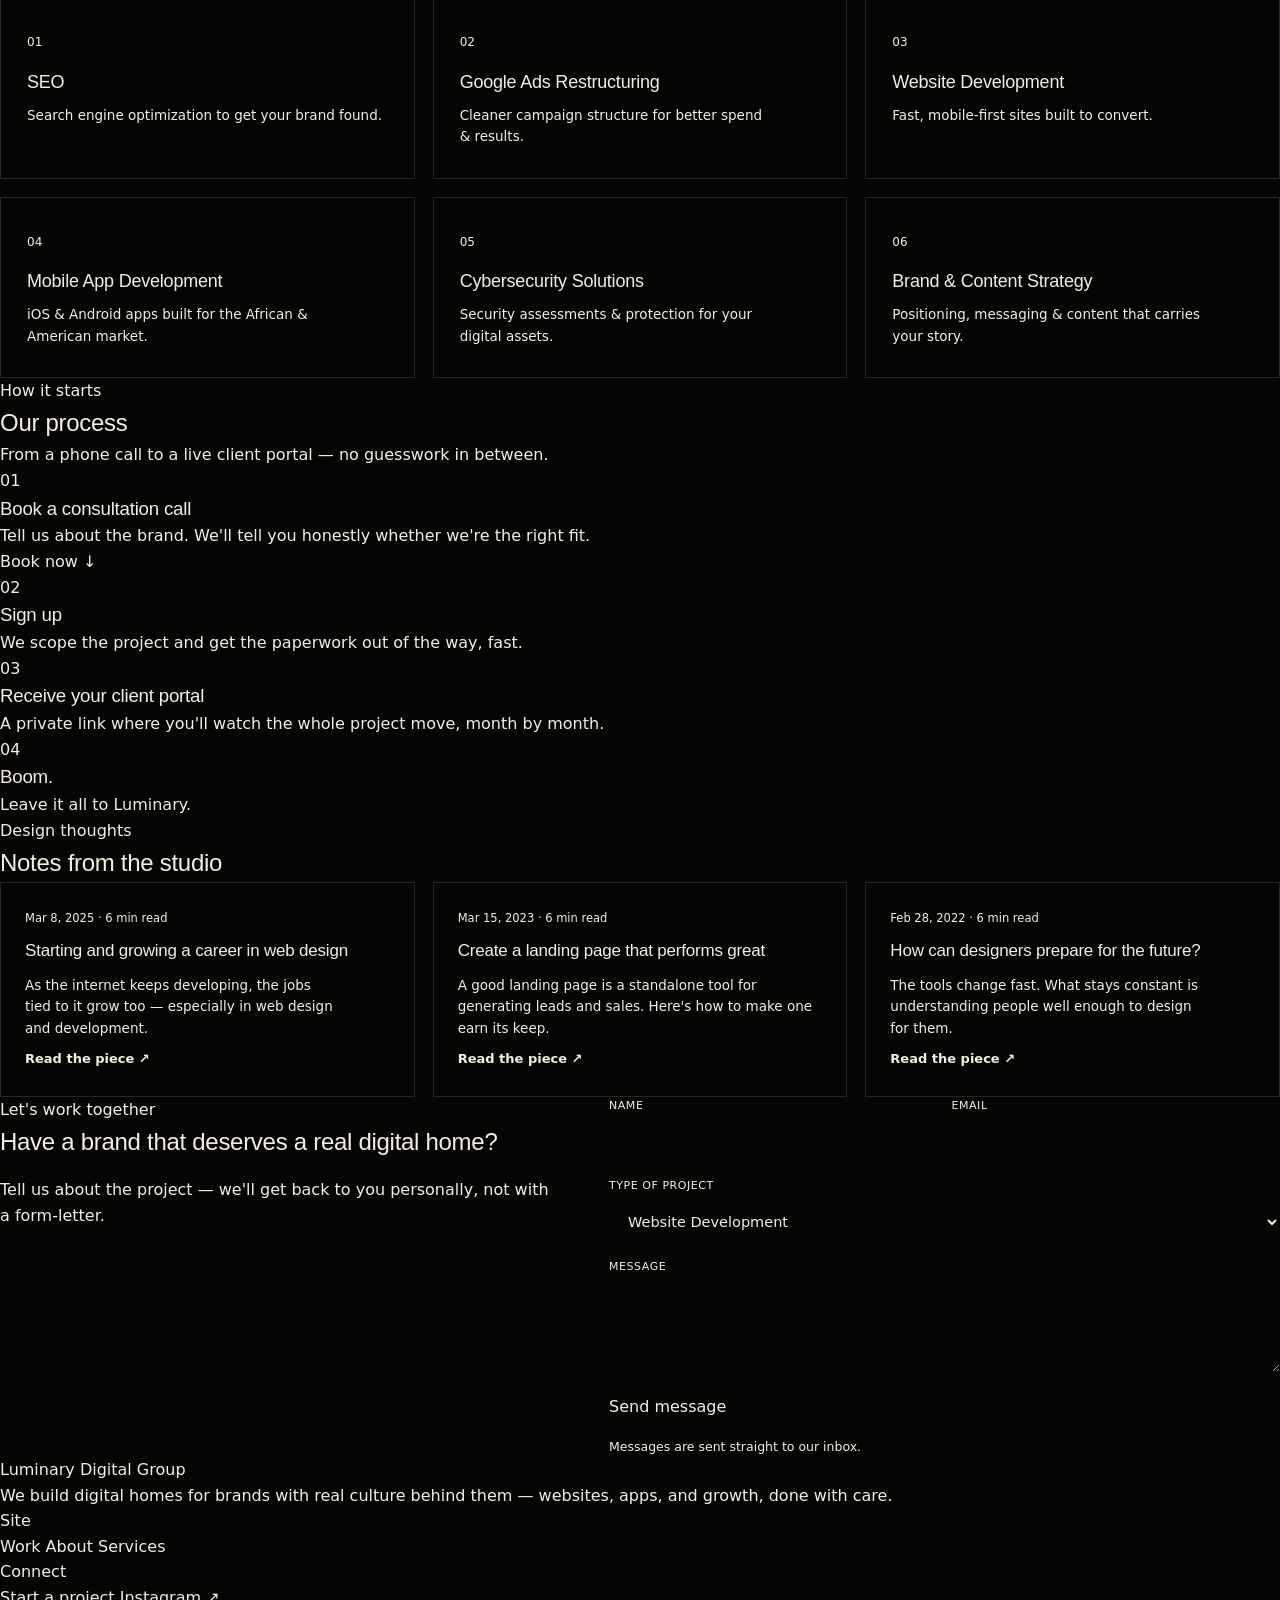
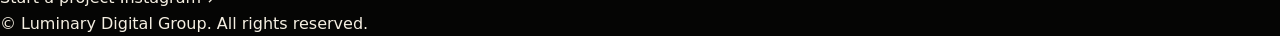
<file: index 8.html>
<!DOCTYPE html>
<html lang="en">
<head>
<meta charset="UTF-8" />
<meta name="viewport" content="width=device-width, initial-scale=1.0" />
<script>
  (function(){
    try{
      if (localStorage.getItem("luminaryTheme") === "dark"){
        document.documentElement.setAttribute("data-theme", "dark");
      }
    } catch(e){}
  })();
</script>
<title>Luminary Digital Group — Web Design, Apps & Growth for Culture-First Brands</title>
<meta name="description" content="Luminary Digital Group builds digital homes for brands with real culture behind them — websites, mobile apps, SEO, Google Ads & cybersecurity for hospitality, heritage, and lifestyle brands." />

<link rel="preconnect" href="https://fonts.googleapis.com" />
<link rel="preconnect" href="https://fonts.gstatic.com" crossorigin />
<link href="https://fonts.googleapis.com/css2?family=Space+Grotesk:wght@500;600;700&family=Inter:wght@400;500;600&family=IBM+Plex+Mono:wght@400;500;600&display=swap" rel="stylesheet" />
<link rel="stylesheet" href="styles.css" />

<style>
  /* Homepage-only styles */
  .hero{ position: relative; overflow: hidden; padding: 76px 28px 40px; text-align: center; }
  .hero-glow{
    position: absolute; inset: -14% -10% auto -10%; height: 620px; z-index: 0;
    background:
      radial-gradient(560px 320px at 22% 15%, rgba(255,106,43,0.11), transparent 65%),
      radial-gradient(480px 320px at 80% 10%, rgba(255,182,39,0.12), transparent 60%);
    filter: blur(4px);
    pointer-events: none;
  }
  .hero-inner{ position: relative; z-index: 1; max-width: 800px; margin: 0 auto; }
  .hero h1{ font-size: clamp(38px, 6.4vw, 68px); margin: 20px 0 22px; }
  .hero-sub{ font-size: 18px; max-width: 600px; margin: 0 auto; }
  .hero-cta{ margin-top: 36px; display: flex; gap: 12px; justify-content: center; flex-wrap: wrap; }

  .work-grid{ display: grid; gap: 20px; }
  .work-card{
    display: grid; grid-template-columns: 1fr 1.3fr; gap: 0; align-items: stretch;
    background: var(--card); border-radius: var(--radius-lg); overflow: hidden;
    border: 1px solid var(--line); transition: transform .3s var(--ease), box-shadow .3s var(--ease);
  }
  .work-card:hover{ transform: translateY(-3px); box-shadow: 0 30px 50px -30px rgba(20,17,13,0.2); }
  .work-visual{
    position: relative; min-height: 220px; overflow: hidden;
    background: linear-gradient(135deg, var(--orange), var(--amber));
    display: flex; align-items: center; justify-content: center;
  }
  .work-visual::before{
    content: "";
    position: absolute; inset: 0;
    background-image:
      repeating-linear-gradient(135deg, rgba(255,255,255,0.14) 0 2px, transparent 2px 26px),
      radial-gradient(circle at 76% 22%, rgba(255,255,255,0.35), transparent 55%);
  }
  .work-visual span{
    position: relative; z-index: 1;
    font-family: var(--font-display); font-weight: 700; font-size: 15px; color: rgba(255,255,255,0.95);
    letter-spacing: 0.03em; text-transform: uppercase;
    text-shadow: 0 2px 14px rgba(0,0,0,0.18);
  }
  .work-body{ padding: 34px 36px; display: flex; flex-direction: column; gap: 12px; }
  .work-tag{ font-family: var(--font-mono); font-size: 11.5px; color: var(--orange); text-transform: uppercase; letter-spacing: 0.06em; }
  .work-body h3{ font-size: 22px; }
  .work-body p{ font-size: 14.5px; }
  .work-link{ margin-top: 6px; font-size: 13.5px; font-weight: 600; color: var(--ink); display: inline-flex; align-items: center; gap: 6px; }
  .work-link:hover{ color: var(--orange); }
  @media (max-width: 760px){ .work-card{ grid-template-columns: 1fr; } .work-visual{ min-height: 140px; } }

  .services-grid{ display: grid; grid-template-columns: repeat(3, 1fr); gap: 18px; }
  @media (max-width: 900px){ .services-grid{ grid-template-columns: repeat(2, 1fr); } }
  @media (max-width: 600px){ .services-grid{ grid-template-columns: 1fr; } }
  .service-card{
    background: var(--paper); border: 1px solid var(--line); border-radius: var(--radius-md);
    padding: 30px 26px; transition: border-color .3s var(--ease), transform .3s var(--ease);
  }
  .service-card:hover{ border-color: var(--orange); transform: translateY(-3px); }
  .service-index{ font-family: var(--font-mono); font-size: 12px; color: var(--ink-faint); }
  .service-card h3{ font-size: 18px; margin: 14px 0 8px; }
  .service-card p{ font-size: 13.5px; }

  .blog-grid{ display: grid; grid-template-columns: repeat(3, 1fr); gap: 18px; }
  @media (max-width: 860px){ .blog-grid{ grid-template-columns: 1fr; } }
  .blog-card{
    background: var(--paper-warm); border: 1px solid var(--line); border-radius: var(--radius-md);
    padding: 26px 24px; display: flex; flex-direction: column; gap: 10px;
    transition: border-color .3s var(--ease);
  }
  .blog-card:hover{ border-color: var(--orange); }
  .blog-meta{ font-family: var(--font-mono); font-size: 11.5px; color: var(--ink-faint); }
  .blog-card h3{ font-size: 17px; }
  .blog-card p{ font-size: 13.5px; }
  .blog-read{ font-size: 13px; font-weight: 600; margin-top: auto; }
  .blog-read:hover{ color: var(--orange); }

  .contact-wrap{ display: grid; grid-template-columns: 0.9fr 1.1fr; gap: 60px; }
  @media (max-width: 860px){ .contact-wrap{ grid-template-columns: 1fr; gap: 40px; } }
  .contact-form{ display: grid; gap: 14px; }
  .form-row{ display: grid; grid-template-columns: 1fr 1fr; gap: 14px; }
  @media (max-width: 560px){ .form-row{ grid-template-columns: 1fr; } }
  .contact-form label{ font-family: var(--font-mono); font-size: 11px; text-transform: uppercase; letter-spacing: 0.05em; color: var(--ink-faint); display: block; margin-bottom: 6px; }
  .contact-form input, .contact-form select, .contact-form textarea{
    width: 100%; border: 1px solid var(--line-strong); border-radius: var(--radius-sm);
    padding: 13px 15px; font-family: var(--font-body); font-size: 14.5px; color: var(--ink);
    background: var(--paper);
  }
  .contact-form input:focus, .contact-form select:focus, .contact-form textarea:focus{
    outline: none; border-color: var(--orange); box-shadow: 0 0 0 3px rgba(255,106,43,0.1);
  }
  .contact-note{ font-size: 12.5px; color: var(--ink-faint); margin-top: 4px; }
  .form-status{ font-size: 13.5px; margin-top: 10px; display: none; }
  .form-status.is-visible{ display: block; }
</style>
</head>
<body>

<div class="grain" aria-hidden="true"></div>

<header class="nav">
  <div class="nav-inner">
    <a href="index.html" class="brand-word">Luminary<span class="brand-word-light">Digital&nbsp;Group</span></a>
    <nav class="nav-links">
      <a href="index.html#work">Work</a>
      <a href="about.html">About</a>
      <a href="index.html#services">Services</a>
      <a href="index.html#thoughts">Thoughts</a>
    </nav>
    <button class="theme-toggle" id="themeToggle" type="button" aria-label="Toggle dark mode">🌙</button>
    <a href="#contact" class="nav-cta">Start a project</a>
  </div>
</header>

<main>

  <!-- ============ HERO ============ -->
  <section class="hero">
    <div class="hero-glow" aria-hidden="true"></div>
    <div class="hero-inner reveal">
      <span class="section-eyebrow" style="justify-content:center;">Web design &amp; digital branding</span>
      <h1>We build digital homes for brands with <span class="accent-text">real culture</span> behind them.</h1>
      <p class="hero-sub">
        Restaurants, heritage tourism, hospitality — the kind of brands whose story is
        bold enough to carry the design, not the other way around. Luminary Digital Group
        turns that story into a website, an app, and a growth engine.
      </p>
      <div class="hero-cta">
        <a href="#work" class="btn btn-primary">See the work</a>
        <a href="#contact" class="btn btn-outline">Start a project</a>
      </div>
    </div>
  </section>

  <div class="orbit-wrap reveal" aria-hidden="false">
    <div class="orbit-stage">
      <div class="orbit-ring">
        <a href="https://www.instagram.com/mr_eyanu/" target="_blank" rel="noopener" class="orbit-item is-linked" style="transform: rotateY(0deg) translateZ(140px); color:#E1306C; background:#fdecf2;" aria-label="Instagram">
          <svg width="24" height="24" viewBox="0 0 24 24" fill="none" stroke="currentColor" stroke-width="1.6"><rect x="3" y="3" width="18" height="18" rx="5"/><circle cx="12" cy="12" r="3.6"/><circle cx="17.2" cy="6.8" r="0.8" fill="currentColor" stroke="none"/></svg>
        </a>
        <div class="orbit-item" style="transform: rotateY(60deg) translateZ(140px); color:#111111; background:#f0f0f0;" aria-label="TikTok">
          <svg width="24" height="24" viewBox="0 0 24 24" fill="none" stroke="currentColor" stroke-width="1.6" stroke-linecap="round" stroke-linejoin="round"><path d="M14 4v9.5a3.5 3.5 0 1 1-3-3.46"/><path d="M14 4c.4 2.2 2 3.8 4 4.1"/></svg>
        </div>
        <div class="orbit-item" style="transform: rotateY(120deg) translateZ(140px); color:#1877F2; background:#eaf2fe;" aria-label="Facebook">
          <svg width="24" height="24" viewBox="0 0 24 24"><text x="12" y="17" text-anchor="middle" font-size="14" font-family="Georgia, serif" font-weight="700" fill="currentColor">f</text></svg>
        </div>
        <div class="orbit-item" style="transform: rotateY(180deg) translateZ(140px); color:#0A66C2; background:#e9f2fb;" aria-label="LinkedIn">
          <svg width="24" height="24" viewBox="0 0 24 24"><text x="12" y="16" text-anchor="middle" font-size="10" font-family="Arial, sans-serif" font-weight="700" fill="currentColor">in</text></svg>
        </div>
        <div class="orbit-item" style="transform: rotateY(240deg) translateZ(140px); color:#111111; background:#f0f0f0;" aria-label="X (Twitter)">
          <svg width="24" height="24" viewBox="0 0 24 24"><text x="12" y="16" text-anchor="middle" font-size="12" font-family="Arial, sans-serif" font-weight="700" fill="currentColor">X</text></svg>
        </div>
        <div class="orbit-item" style="transform: rotateY(300deg) translateZ(140px); color:#FF0000; background:#fdeaea;" aria-label="YouTube">
          <svg width="24" height="24" viewBox="0 0 24 24" fill="none" stroke="currentColor" stroke-width="1.6"><rect x="3" y="6" width="18" height="12" rx="4"/><path d="M10 9.5l5 2.5-5 2.5z" fill="currentColor" stroke="none"/></svg>
        </div>
      </div>
    </div>
  </div>

  <div class="stat-strip reveal">
    <div class="stat">
      <div class="stat-num">4+</div>
      <div class="stat-label">Years building</div>
    </div>
    <div class="stat">
      <div class="stat-num">46+</div>
      <div class="stat-label">Projects delivered</div>
    </div>
    <div class="stat">
      <div class="stat-num">20+</div>
      <div class="stat-label">Clients worldwide</div>
    </div>
  </div>

  <p class="focus-line reveal">Dynamic animation · Motion design · Framer · Figma · WordPress · Wix</p>

  <div class="marquee-wrap reveal" aria-label="Businesses we've worked with">
    <div class="marquee-track">
      <span class="marquee-item">Enish Global</span>
      <span class="marquee-dot">·</span>
      <span class="marquee-item">Kiza Dubai</span>
      <span class="marquee-dot">·</span>
      <span class="marquee-item">Nigeria Everywhere</span>
      <span class="marquee-dot">·</span>
      <span class="marquee-item">Cardify Africa</span>
      <span class="marquee-dot">·</span>
      <span class="marquee-item">Rhays Restaurant</span>
      <span class="marquee-dot">·</span>
      <!-- duplicated so the loop resets seamlessly -->
      <span class="marquee-item">Enish Global</span>
      <span class="marquee-dot">·</span>
      <span class="marquee-item">Kiza Dubai</span>
      <span class="marquee-dot">·</span>
      <span class="marquee-item">Nigeria Everywhere</span>
      <span class="marquee-dot">·</span>
      <span class="marquee-item">Cardify Africa</span>
      <span class="marquee-dot">·</span>
      <span class="marquee-item">Rhays Restaurant</span>
      <span class="marquee-dot">·</span>
    </div>
  </div>

  <!-- ============ WORK ============ -->
  <section class="section" id="work">
    <div class="section-head reveal">
      <span class="section-eyebrow">Recent projects</span>
      <h2>Culture-first brands, built to travel</h2>
      <p class="section-lede">A handful of the brands we've built digital homes for.</p>
    </div>

    <div class="work-grid">
      <article class="work-card reveal">
        <div class="work-visual"><span>Enish Global</span></div>
        <div class="work-body">
          <span class="work-tag">01 · Hospitality</span>
          <h3>Enish Global</h3>
          <p>An updated site for the Nigerian-led restaurant group, built to carry the confidence of African flavour into a global, mobile-first experience.</p>
          <a href="https://enishglobal.com/" target="_blank" rel="noopener" class="work-link">Visit enishglobal.com ↗</a>
        </div>
      </article>

      <article class="work-card reveal">
        <div class="work-visual"><span>Kiza Dubai</span></div>
        <div class="work-body">
          <span class="work-tag">02 · Hospitality</span>
          <h3>Kiza Dubai</h3>
          <p>A dining experience site showcasing rich African heritage in a Dubai setting, pairing warmth and ceremony with a clean, image-led layout.</p>
          <a href="https://kiza.ae/" target="_blank" rel="noopener" class="work-link">Visit kiza.ae ↗</a>
        </div>
      </article>

      <article class="work-card reveal">
        <div class="work-visual"><span>Nigeria Everywhere</span></div>
        <div class="work-body">
          <span class="work-tag">03 · Culture platform</span>
          <h3>Nigeria Everywhere</h3>
          <p>A vibrant Afro-urban platform showcasing Nigeria's culture, creativity, and global influence — music, film, fashion, tourism, and innovation — built with bold visuals and a modern stack tuned for performance and SEO.</p>
          <a href="https://nigeriaeverywhere.com/" target="_blank" rel="noopener" class="work-link">Visit nigeriaeverywhere.com ↗</a>
        </div>
      </article>

      <article class="work-card reveal">
        <div class="work-visual"><span>Cardify Africa</span></div>
        <div class="work-body">
          <span class="work-tag">04 · Product / Fintech</span>
          <h3>Cardify Africa</h3>
          <p>A digital card platform designed for speed and trust, with clean flows for issuing and managing cards, built with the same mobile-first discipline as the rest of the Luminary portfolio.</p>
          <a href="https://app.cardify.co/" target="_blank" rel="noopener" class="work-link">Visit app.cardify.co ↗</a>
        </div>
      </article>

      <article class="work-card reveal">
        <div class="work-visual"><span>Rhays Restaurant</span></div>
        <div class="work-body">
          <span class="work-tag">05 · Hospitality</span>
          <h3>Rhays Restaurant, Texas</h3>
          <p>A warm, appetite-first site for a Texas restaurant, built to make the menu and the room feel inviting before a guest ever walks in.</p>
          <a href="https://rhayshtx.com/" target="_blank" rel="noopener" class="work-link">Visit rhayshtx.com ↗</a>
        </div>
      </article>
    </div>
  </section>

  <!-- ============ SERVICES ============ -->
  <section class="section section-alt" id="services">
    <div class="section-head reveal">
      <span class="section-eyebrow">What we offer</span>
      <h2>Everything your brand needs to grow</h2>
    </div>

    <div class="services-grid">
      <div class="service-card reveal">
        <span class="service-index">01</span>
        <h3>SEO</h3>
        <p>Search engine optimization to get your brand found.</p>
      </div>
      <div class="service-card reveal">
        <span class="service-index">02</span>
        <h3>Google Ads Restructuring</h3>
        <p>Cleaner campaign structure for better spend &amp; results.</p>
      </div>
      <div class="service-card reveal">
        <span class="service-index">03</span>
        <h3>Website Development</h3>
        <p>Fast, mobile-first sites built to convert.</p>
      </div>
      <div class="service-card reveal">
        <span class="service-index">04</span>
        <h3>Mobile App Development</h3>
        <p>iOS &amp; Android apps built for the African &amp; American market.</p>
      </div>
      <div class="service-card reveal">
        <span class="service-index">05</span>
        <h3>Cybersecurity Solutions</h3>
        <p>Security assessments &amp; protection for your digital assets.</p>
      </div>
      <div class="service-card reveal">
        <span class="service-index">06</span>
        <h3>Brand &amp; Content Strategy</h3>
        <p>Positioning, messaging &amp; content that carries your story.</p>
      </div>
    </div>
  </section>

  <!-- ============ PROCESS ============ -->
  <section class="section" id="process">
    <div class="section-head center reveal" style="margin-left:auto;margin-right:auto;">
      <span class="section-eyebrow" style="justify-content:center;">How it starts</span>
      <h2>Our process</h2>
      <p class="section-lede">From a phone call to a live client portal — no guesswork in between.</p>
    </div>

    <div class="process-grid">
      <div class="process-step reveal">
        <span class="process-num">01</span>
        <h3>Book a consultation call</h3>
        <p>Tell us about the brand. We'll tell you honestly whether we're the right fit.</p>
        <a href="#contact" class="process-link">Book now ↓</a>
      </div>
      <div class="process-step reveal">
        <span class="process-num">02</span>
        <h3>Sign up</h3>
        <p>We scope the project and get the paperwork out of the way, fast.</p>
      </div>
      <div class="process-step reveal">
        <span class="process-num">03</span>
        <h3>Receive your client portal</h3>
        <p>A private link where you'll watch the whole project move, month by month.</p>
      </div>
      <div class="process-step reveal">
        <span class="process-num">04</span>
        <h3>Boom.</h3>
        <p>Leave it all to Luminary.</p>
      </div>
    </div>
  </section>

  <!-- ============ THOUGHTS / BLOG TEASER ============ -->
  <section class="section" id="thoughts">
    <div class="section-head reveal">
      <span class="section-eyebrow">Design thoughts</span>
      <h2>Notes from the studio</h2>
    </div>

    <div class="blog-grid">
      <article class="blog-card reveal">
        <span class="blog-meta">Mar 8, 2025 · 6 min read</span>
        <h3>Starting and growing a career in web design</h3>
        <p>As the internet keeps developing, the jobs tied to it grow too — especially in web design and development.</p>
        <a href="blog-career.html" class="blog-read">Read the piece ↗</a>
      </article>
      <article class="blog-card reveal">
        <span class="blog-meta">Mar 15, 2023 · 6 min read</span>
        <h3>Create a landing page that performs great</h3>
        <p>A good landing page is a standalone tool for generating leads and sales. Here's how to make one earn its keep.</p>
        <a href="blog-landing-page.html" class="blog-read">Read the piece ↗</a>
      </article>
      <article class="blog-card reveal">
        <span class="blog-meta">Feb 28, 2022 · 6 min read</span>
        <h3>How can designers prepare for the future?</h3>
        <p>The tools change fast. What stays constant is understanding people well enough to design for them.</p>
        <a href="blog-future.html" class="blog-read">Read the piece ↗</a>
      </article>
    </div>
  </section>

  <!-- ============ CONTACT ============ -->
  <section class="section section-alt" id="contact">
    <div class="contact-wrap">
      <div class="reveal">
        <span class="section-eyebrow">Let's work together</span>
        <h2>Have a brand that deserves a real digital home?</h2>
        <p class="section-lede" style="margin-top:16px;">Tell us about the project — we'll get back to you personally, not with a form-letter.</p>
      </div>

      <form class="contact-form reveal" id="contactForm">
        <div class="form-row">
          <div>
            <label for="cfName">Name</label>
            <input type="text" id="cfName" name="name" required />
          </div>
          <div>
            <label for="cfEmail">Email</label>
            <input type="email" id="cfEmail" name="email" required />
          </div>
        </div>
        <div>
          <label for="cfProject">Type of project</label>
          <select id="cfProject" name="project">
            <option>Website Development</option>
            <option>Mobile App Development</option>
            <option>SEO</option>
            <option>Google Ads Restructuring</option>
            <option>Cybersecurity Solutions</option>
            <option>Brand &amp; Content Strategy</option>
            <option>Something else</option>
          </select>
        </div>
        <div>
          <label for="cfMessage">Message</label>
          <textarea id="cfMessage" name="message" rows="4" required></textarea>
        </div>
        <button type="submit" class="btn btn-primary" style="justify-self:start;">Send message</button>
        <p class="contact-note">Messages are sent straight to our inbox.</p>
        <p class="form-status" id="formStatus"></p>
      </form>
    </div>
  </section>

</main>

<footer class="footer">
  <div class="footer-inner">
    <div>
      <div class="footer-brand">Luminary Digital Group</div>
      <p>We build digital homes for brands with real culture behind them — websites, apps, and growth, done with care.</p>
    </div>
    <div class="footer-col">
      <div class="footer-col-title">Site</div>
      <a href="index.html#work">Work</a>
      <a href="about.html">About</a>
      <a href="index.html#services">Services</a>
    </div>
    <div class="footer-col">
      <div class="footer-col-title">Connect</div>
      <a href="#contact">Start a project</a>
      <a href="https://www.instagram.com/mr_eyanu/" target="_blank" rel="noopener">Instagram ↗</a>
    </div>
  </div>
  <div class="footer-bottom">© Luminary Digital Group. All rights reserved.</div>
</footer>

<script src="script.js"></script>
</body>
</html>
</file>
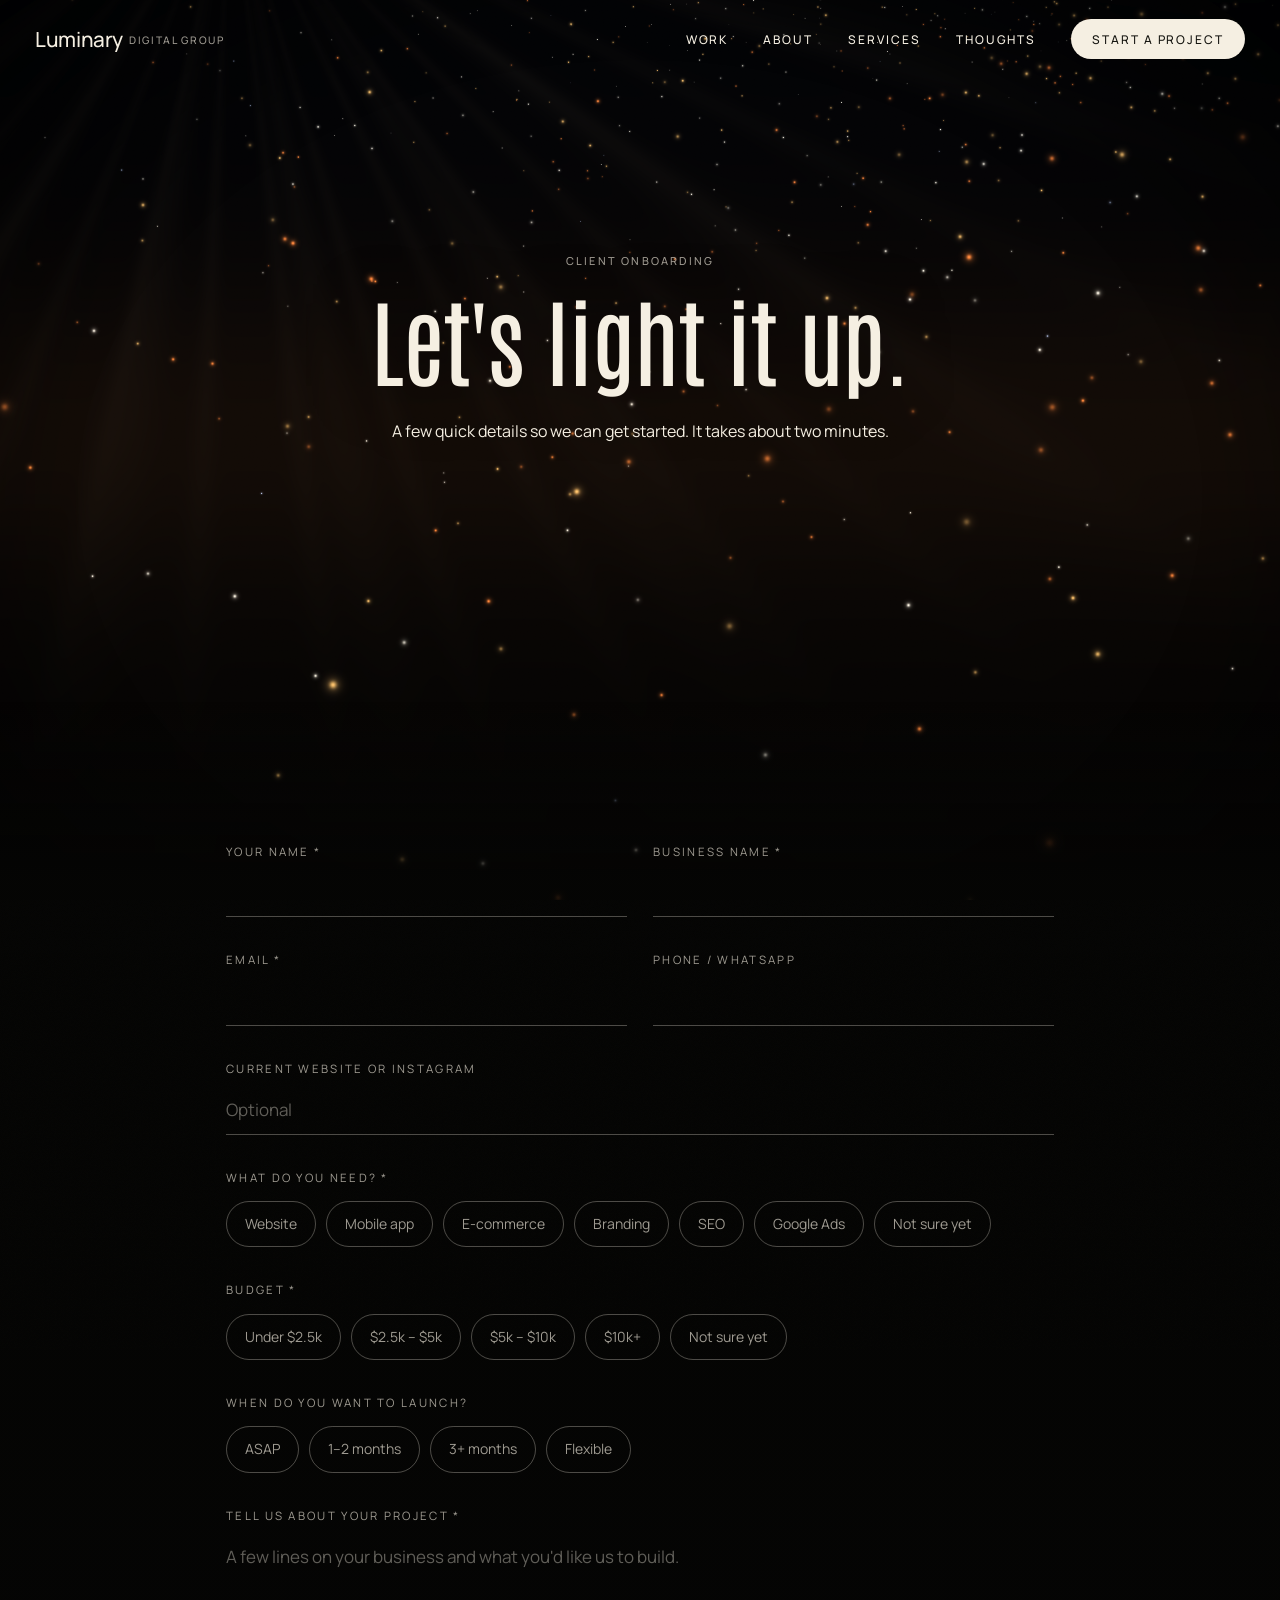
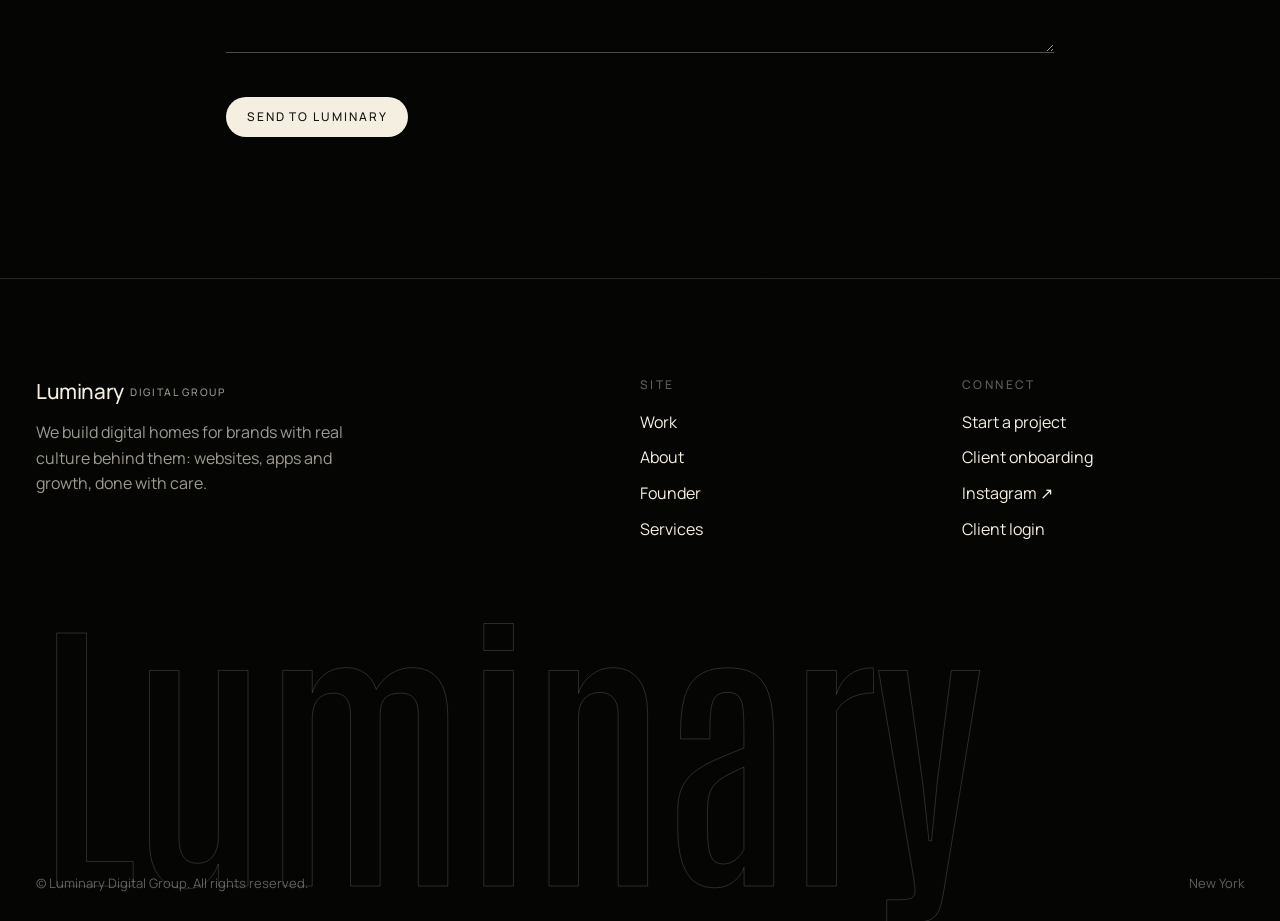
<file: onboarding.html>
<!DOCTYPE html>
<html lang="en">
<head>
<meta charset="UTF-8" />
<meta name="viewport" content="width=device-width, initial-scale=1.0, viewport-fit=cover" />
<title>Client Onboarding — Luminary Digital Group</title>
<meta name="claude:viewport-fit-sides" content="cover" />
<meta name="description" content="Tell Luminary Digital Group about your brand and project so we can start building." />
<meta name="robots" content="noindex" />
<link rel="canonical" href="https://luminarydigitalgroup.com/onboarding" />
<meta name="theme-color" content="#050504" />
<script>document.documentElement.classList.add("js");</script>
<link rel="preconnect" href="https://fonts.googleapis.com" />
<link rel="preconnect" href="https://fonts.gstatic.com" crossorigin />
<link href="https://fonts.googleapis.com/css2?family=Antonio:wght@400&family=Manrope:wght@400;500&display=swap" rel="stylesheet" />
<link rel="stylesheet" href="styles.css" />
</head>
<body class="page-onboarding">

<div id="valley" aria-hidden="true"><div class="vignette"></div><div class="grain"></div></div>
<div class="loader" id="loader" aria-hidden="true"><span></span></div>

<header class="site-head ui-fade">
  <a class="logo" href="index.html" aria-label="Luminary Digital Group, home">Luminary<small>Digital Group</small></a>
  <nav class="site-nav" aria-label="Main">
    <a href="index.html#work">Work</a>
    <a href="about.html">About</a>
    <a href="index.html#services">Services</a>
    <a href="index.html#thoughts">Thoughts</a>
    <button class="menu-btn" id="menuBtn" type="button" aria-expanded="false" aria-controls="menuSheet">Menu</button>
    <a class="pill" href="index.html#contact">Start a project</a>
  </nav>
</header>
<nav class="menu-sheet" id="menuSheet" aria-label="Menu">
  <a href="index.html#work">Work</a>
  <a href="about.html">About</a>
  <a href="index.html#services">Services</a>
  <a href="index.html#thoughts">Thoughts</a>
  <a href="gabriel-uji.html">Founder</a>
  <a href="index.html#contact">Start a project</a>
  <a class="small" href="https://portal.luminarydigitalgroup.com/login/">Client login</a>
</nav>

<main>

  <section class="hero sub ob-hero">
    <p class="kicker ui-fade">Client onboarding</p>
    <h1>Let's light it up.</h1>
    <p class="cap">A few quick details so we can get started. It takes about two minutes.</p>
  </section>

  <div class="veil">
    <section class="band">
      <div class="wrap ob">

        <form class="form ob-form" id="onboardingForm" novalidate>
          <!-- spam trap: hidden from people and from autofill -->
          <div class="ob-hp" aria-hidden="true"><label>Do not fill this<input type="text" name="ob_trap_x9" tabindex="-1" autocomplete="new-password" data-lpignore="true" data-1p-ignore /></label></div>
          <input type="hidden" name="started" id="obStarted" />

          <div class="ob-panel is-active">
            <div class="form-row">
              <div><label for="ob-name">Your name *</label><input id="ob-name" name="name" autocomplete="name" required /></div>
              <div><label for="ob-business">Business name *</label><input id="ob-business" name="business" autocomplete="organization" required /></div>
            </div>
            <div class="form-row">
              <div><label for="ob-email">Email *</label><input id="ob-email" name="email" type="email" autocomplete="email" required /></div>
              <div><label for="ob-phone">Phone / WhatsApp</label><input id="ob-phone" name="phone" type="tel" autocomplete="tel" /></div>
            </div>
            <div><label for="ob-website">Current website or Instagram</label><input id="ob-website" name="website" placeholder="Optional" /></div>

            <div>
              <span class="ob-q" id="svc-q">What do you need? *</span>
              <div class="ob-chips" role="group" aria-labelledby="svc-q" data-required="services">
                <label><input type="checkbox" name="services" value="Website" /><span>Website</span></label>
                <label><input type="checkbox" name="services" value="Mobile app" /><span>Mobile app</span></label>
                <label><input type="checkbox" name="services" value="E-commerce" /><span>E-commerce</span></label>
                <label><input type="checkbox" name="services" value="Branding" /><span>Branding</span></label>
                <label><input type="checkbox" name="services" value="SEO" /><span>SEO</span></label>
                <label><input type="checkbox" name="services" value="Google Ads" /><span>Google Ads</span></label>
                <label><input type="checkbox" name="services" value="Not sure yet" /><span>Not sure yet</span></label>
              </div>
            </div>

            <div>
              <span class="ob-q" id="budget-q">Budget *</span>
              <div class="ob-chips single" role="radiogroup" aria-labelledby="budget-q" data-required="budget">
                <label><input type="radio" name="budget" value="Under $2,500" /><span>Under $2.5k</span></label>
                <label><input type="radio" name="budget" value="$2,500 – $5,000" /><span>$2.5k – $5k</span></label>
                <label><input type="radio" name="budget" value="$5,000 – $10,000" /><span>$5k – $10k</span></label>
                <label><input type="radio" name="budget" value="$10,000+" /><span>$10k+</span></label>
                <label><input type="radio" name="budget" value="Not sure yet" /><span>Not sure yet</span></label>
              </div>
            </div>

            <div>
              <span class="ob-q" id="time-q">When do you want to launch?</span>
              <div class="ob-chips single" role="radiogroup" aria-labelledby="time-q">
                <label><input type="radio" name="timeline" value="As soon as possible" /><span>ASAP</span></label>
                <label><input type="radio" name="timeline" value="1–2 months" /><span>1–2 months</span></label>
                <label><input type="radio" name="timeline" value="3+ months" /><span>3+ months</span></label>
                <label><input type="radio" name="timeline" value="Flexible" /><span>Flexible</span></label>
              </div>
            </div>

            <div><label for="ob-about">Tell us about your project *</label><textarea id="ob-about" name="about" required placeholder="A few lines on your business and what you'd like us to build."></textarea></div>
          </div>

          <p class="form-status" id="obStatus" role="status" aria-live="polite"></p>
          <div class="ob-nav"><button type="submit" class="pill" id="obSubmit">Send to Luminary</button></div>
        </form>

        <div class="ob-done" id="obDone" hidden tabindex="-1">
          <span class="label">Received</span>
          <h2>Thank you. Your brief is with us.</h2>
          <p class="lede">We'll read it properly and reply within one business day with next steps. A copy is on its way to your inbox.</p>
          <a class="ghost" href="index.html">Back to home</a>
        </div>

      </div>
    </section>
  </div>
</main>

<footer class="site-foot">
  <div class="wrap">
    <div class="foot-grid">
      <div>
        <span class="logo">Luminary<small>Digital Group</small></span>
        <p>We build digital homes for brands with real culture behind them: websites, apps and growth, done with care.</p>
      </div>
      <div class="foot-col"><b>Site</b><a href="index.html#work">Work</a><a href="about.html">About</a><a href="gabriel-uji.html">Founder</a><a href="index.html#services">Services</a></div>
      <div class="foot-col"><b>Connect</b><a href="index.html#contact">Start a project</a><a href="onboarding.html">Client onboarding</a><a href="https://www.instagram.com/mr_eyanu/" target="_blank" rel="noopener">Instagram ↗</a><a href="https://portal.luminarydigitalgroup.com/login/">Client login</a></div>
    </div>
    <div class="foot-mark" aria-hidden="true">Luminary</div>
    <div class="foot-bottom"><span>© Luminary Digital Group. All rights reserved.</span><span>New York</span></div>
  </div>
</footer>

<script src="valley.js"></script>
<script src="script.js"></script>
<script src="onboarding.js"></script>
</body>
</html>
</file>
<file: styles.css>
/* ==========================================================================
   Luminary Digital Group — night valley identity
   Layout: a fixed WebGL valley of lantern lights behind every page; a full-screen
   hero sits on it, then content bands scroll over a near-opaque night veil.
   ========================================================================== */
:root{
  /* colour */
  --night:#050504;          /* page ground */
  --night-raised:#0d0c0a;   /* cards, inputs */
  --cream:#f5efe2;          /* all type */
  --cream-dim:rgba(245,239,226,.64);
  --cream-faint:rgba(245,239,226,.38);
  --line:rgba(245,239,226,.14);
  --lantern:#f0b765;        /* the one accent: lantern gold */
  --on-cream:#151510;       /* dark text on the cream pill */
  /* type */
  --display:"Antonio","Arial Narrow","Roboto Condensed",sans-serif;
  --body:"Manrope",system-ui,-apple-system,"Segoe UI",sans-serif;
  /* scale unit from the hero spec: 1px at 1600x900 */
  --u:min(calc(100vw / 1600), calc(100vh / 900));
  --gutter-x:max(16px, env(safe-area-inset-left, 0px));
  --gutter-r:max(16px, env(safe-area-inset-right, 0px));
  --maxw:1240px;
  --ease:cubic-bezier(.2,.7,.2,1);
  color-scheme:dark;
}

*{box-sizing:border-box;margin:0;padding:0}
html{background:var(--night);scroll-behavior:smooth;scroll-padding-top:110px}
body{
  background:var(--night);color:var(--cream);
  font-family:var(--body);font-size:16px;line-height:1.6;
  -webkit-font-smoothing:antialiased;overflow-x:hidden;
}
a{color:inherit;text-decoration:none}
button{font:inherit;color:inherit;background:none;border:0;cursor:pointer}
img{max-width:100%}
h1,h2,h3{font-family:var(--display);font-weight:400;letter-spacing:-.012em;text-wrap:balance}
p{text-wrap:pretty}
a:focus-visible,button:focus-visible,input:focus-visible,select:focus-visible,textarea:focus-visible{
  outline:2px solid var(--cream);outline-offset:3px;
}
::selection{background:var(--lantern);color:var(--on-cream)}

/* ---------- the valley ---------- */
#valley{position:fixed;inset:0;z-index:0;pointer-events:none}
#valley canvas{display:block;width:100%;height:100%}
#valley .vignette{
  position:absolute;inset:0;
  background:radial-gradient(ellipse at 50% 55%, transparent calc(var(--vig, 62) * 1%), rgba(0,0,0,.78) 100%);
}
#valley .grain{
  position:absolute;inset:-50%;opacity:.07;mix-blend-mode:overlay;
  background-image:url("data:image/svg+xml,%3Csvg xmlns='http://www.w3.org/2000/svg' width='160' height='160'%3E%3Cfilter id='n'%3E%3CfeTurbulence type='fractalNoise' baseFrequency='.85' numOctaves='2' stitchTiles='stitch'/%3E%3C/filter%3E%3Crect width='100%25' height='100%25' filter='url(%23n)'/%3E%3C/svg%3E");
  animation:grain 1s steps(4) infinite;
}
@keyframes grain{25%{transform:translate(-3%,2%)}50%{transform:translate(2%,-3%)}75%{transform:translate(-2%,-1%)}}
.no-gl #valley{
  background:
    radial-gradient(60% 40% at 50% 78%, rgba(240,183,101,.18), transparent 70%),
    radial-gradient(40% 30% at 30% 85%, rgba(255,120,50,.12), transparent 70%),
    var(--night);
}

/* ---------- loader ---------- */
.loader{position:fixed;inset:0;z-index:50;display:grid;place-items:center;background:#000;transition:opacity 1s ease;pointer-events:none}
.loader.gone{opacity:0}
.loader span{width:calc(9 * var(--u));height:calc(9 * var(--u));min-width:6px;min-height:6px;border-radius:50%;background:var(--cream);animation:pulse 1.2s ease-in-out infinite}
@keyframes pulse{50%{transform:scale(.4);opacity:.4}}

/* interface reveal: only hidden while JS is running the intro */
.js .ui-fade{opacity:0;transition:opacity 1.6s ease}
.js.ui-on .ui-fade{opacity:1}

/* ---------- header ---------- */
.site-head{
  position:fixed;left:0;right:0;top:0;z-index:20;
  display:flex;align-items:center;justify-content:space-between;gap:16px;
  padding-top:calc(24 * var(--u) + env(safe-area-inset-top, 0px));
  padding-bottom:calc(16 * var(--u));
  padding-left:max(calc(44 * var(--u)), var(--gutter-x));
  padding-right:max(calc(44 * var(--u)), var(--gutter-r));
  transition:background .4s ease, padding .4s ease;
}
.site-head.scrolled{background:linear-gradient(rgba(5,5,4,.92), rgba(5,5,4,.55) 70%, transparent)}
.logo{font-size:max(calc(26 * var(--u)), 20px);font-weight:500;letter-spacing:-.02em;white-space:nowrap}
.logo small{font-size:.5em;font-weight:500;letter-spacing:.16em;text-transform:uppercase;color:var(--cream-dim);margin-left:.6em;vertical-align:.25em}
.site-nav{display:flex;align-items:center;gap:max(calc(44 * var(--u)), 22px);font-size:max(calc(14.5 * var(--u)), 12px);font-weight:500;letter-spacing:.16em;text-transform:uppercase}
.site-nav a:not(.pill){transition:opacity .2s}
.site-nav a:not(.pill):hover{opacity:.6}
.site-nav a[aria-current="page"]{opacity:.6}
.pill{
  display:inline-flex;align-items:center;justify-content:center;white-space:nowrap;
  height:max(calc(46 * var(--u)), 40px);padding:0 max(calc(26 * var(--u)), 18px);
  border-radius:99px;background:var(--cream);color:var(--on-cream);
  font-weight:500;letter-spacing:.16em;text-transform:uppercase;font-size:max(calc(14.5 * var(--u)), 12px);
  transition:transform .25s var(--ease), box-shadow .25s var(--ease);
}
.pill:hover{transform:translateY(-1px);box-shadow:0 0 0 6px rgba(245,239,226,.08), 0 0 40px rgba(240,183,101,.25)}
.menu-btn{display:none;font-size:12px;font-weight:500;letter-spacing:.16em;text-transform:uppercase;height:40px;padding:0 6px}

/* phone menu sheet */
.menu-sheet{
  position:fixed;inset:0;z-index:19;background:rgba(5,5,4,.96);
  display:flex;flex-direction:column;justify-content:center;gap:6px;
  padding-left:var(--gutter-x);padding-right:var(--gutter-r);
  opacity:0;pointer-events:none;transition:opacity .35s ease;
}
.menu-open .menu-sheet{opacity:1;pointer-events:auto}
.menu-sheet a{font-family:var(--display);font-size:clamp(44px, 14vw, 72px);line-height:1.05}
.menu-sheet a.small{font-family:var(--body);font-size:13px;letter-spacing:.16em;text-transform:uppercase;color:var(--cream-dim);margin-top:24px}

/* ---------- hero ---------- */
main{position:relative;z-index:1}
.hero{
  position:relative;min-height:100vh;min-height:100svh;
  display:flex;flex-direction:column;align-items:center;justify-content:center;text-align:center;
  padding-top:calc(110 * var(--u) + 40px);padding-bottom:calc(120 * var(--u) + 40px);
  padding-left:var(--gutter-x);padding-right:var(--gutter-r);
}
.hero .kicker{font-size:max(calc(13 * var(--u)), 11px);font-weight:500;letter-spacing:.2em;text-transform:uppercase;color:var(--cream-dim);margin-bottom:calc(30 * var(--u))}
.hero h1{font-size:calc(158 * var(--u));line-height:.92;text-shadow:0 0 60px rgba(5,5,4,.5)}
.hero h1 .nowrap{white-space:nowrap}
.hero .cap{margin-top:calc(48 * var(--u));font-size:max(calc(20 * var(--u)), 15px);line-height:1.4;color:var(--cream);max-width:40em;text-shadow:0 0 24px rgba(5,5,4,.8)}
.go{
  display:grid;place-items:center;margin-top:calc(34 * var(--u));
  width:max(calc(58 * var(--u)), 52px);height:max(calc(58 * var(--u)), 52px);
  border:1.5px solid var(--cream);border-radius:50%;transition:background .3s, color .3s, box-shadow .4s;
}
.go:hover,.go:focus-visible{background:var(--cream);color:var(--on-cream);box-shadow:0 0 50px rgba(240,183,101,.35)}
.go svg{width:max(calc(22 * var(--u)), 20px);height:max(calc(22 * var(--u)), 20px);fill:none;stroke:currentColor;stroke-width:1.6;stroke-linecap:round;stroke-linejoin:round}
.hero .go svg{transform:rotate(90deg)}
.corner{
  position:absolute;right:max(calc(44 * var(--u)), var(--gutter-r));bottom:calc(44 * var(--u) + env(safe-area-inset-bottom, 0px));
  display:flex;align-items:center;gap:calc(18 * var(--u) + 4px);
  font-size:max(calc(12.5 * var(--u)), 11px);font-weight:500;letter-spacing:.16em;text-transform:uppercase;
}
.corner i{width:1px;height:max(calc(26 * var(--u)), 20px);background:rgba(245,239,226,.45)}
.sound{display:grid;place-items:center;width:max(calc(28 * var(--u)), 26px);height:max(calc(28 * var(--u)), 26px)}
.sound svg{width:100%;height:100%;fill:none;stroke:currentColor;stroke-width:1.5;stroke-linecap:round;stroke-linejoin:round}
.sound .w{transition:opacity .3s}
.sound[aria-pressed="false"] .w{opacity:0}
.sound[aria-pressed="true"] .x{opacity:0}

/* subpage hero: shorter, left-weighted */
.hero.sub{min-height:78vh;min-height:78svh}
.hero.sub h1{font-size:clamp(56px, calc(120 * var(--u)), 150px)}
.hero.sub .cap{max-width:36em}
.hero-actions{display:flex;flex-wrap:wrap;gap:12px;justify-content:center;margin-top:calc(40 * var(--u) + 8px)}
.ghost{
  display:inline-flex;align-items:center;height:max(calc(46 * var(--u)), 40px);padding:0 max(calc(26 * var(--u)), 18px);
  border-radius:99px;border:1.5px solid var(--cream);font-weight:500;letter-spacing:.16em;text-transform:uppercase;
  font-size:max(calc(14.5 * var(--u)), 12px);transition:background .25s, color .25s;
}
.ghost:hover{background:var(--cream);color:var(--on-cream)}

/* ---------- content bands ---------- */
.veil{
  position:relative;
  background:linear-gradient(rgba(5,5,4,0), rgba(5,5,4,.9) 180px, rgba(5,5,4,.93));
}
.wrap{max-width:var(--maxw);margin:0 auto;padding-left:var(--gutter-x);padding-right:var(--gutter-r)}
.band{padding-block:clamp(72px, 11vw, 150px)}
.band + .band{border-top:1px solid var(--line)}
.label{display:block;font-size:12px;font-weight:500;letter-spacing:.2em;text-transform:uppercase;color:var(--lantern);margin-bottom:22px}
.band h2{font-size:clamp(46px, 7.4vw, 104px);line-height:.95;max-width:12ch}
.lede{margin-top:22px;font-size:clamp(16px, 1.5vw, 19px);color:var(--cream-dim);max-width:46ch}
.head-row{display:flex;justify-content:space-between;align-items:flex-end;gap:32px;flex-wrap:wrap;margin-bottom:clamp(40px, 6vw, 80px)}
.head-row > *{min-width:0}

/* reveal: always visible, just settles into place */
.reveal{transition:transform .9s var(--ease), opacity .9s var(--ease)}
.js .reveal:not(.is-visible){transform:translateY(22px);opacity:.35}
@media (prefers-reduced-motion:reduce){.js .reveal:not(.is-visible){transform:none;opacity:1}}

/* stats */
.stats{display:grid;grid-template-columns:repeat(3, 1fr);border-top:1px solid var(--line);border-bottom:1px solid var(--line)}
.stat{padding:clamp(28px, 4vw, 52px) 0;display:flex;flex-direction:column;gap:6px;align-items:center;text-align:center}
.stat + .stat{border-left:1px solid var(--line)}
.stat b{font-family:var(--display);font-weight:400;font-size:clamp(56px, 8vw, 112px);line-height:.9;font-variant-numeric:tabular-nums;text-shadow:0 0 40px rgba(240,183,101,.35)}
.stat span{font-size:12px;letter-spacing:.2em;text-transform:uppercase;color:var(--cream-dim)}

/* marquee */
.marquee{overflow:hidden;padding-block:36px;mask-image:linear-gradient(90deg, transparent, #000 10%, #000 90%, transparent)}
.marquee-track{display:flex;gap:48px;width:max-content;animation:marquee 38s linear infinite}
.marquee-track span{font-family:var(--display);font-size:clamp(34px, 4.6vw, 64px);line-height:1;color:var(--cream-faint);white-space:nowrap;transition:color .3s}
.marquee-track span:hover{color:var(--cream)}
.marquee-track i{width:10px;height:10px;align-self:center;border-radius:50%;background:var(--lantern);box-shadow:0 0 16px var(--lantern);flex:none}
@keyframes marquee{to{transform:translateX(-50%)}}
@media (prefers-reduced-motion:reduce){.marquee-track{animation:none}}

/* chips */
.chips{display:flex;flex-wrap:wrap;gap:10px;justify-content:center}
.chips span{font-size:12.5px;letter-spacing:.12em;text-transform:uppercase;color:var(--cream-dim);border:1px solid var(--line);border-radius:99px;padding:9px 16px}
.chips.left{justify-content:flex-start}

/* work list */
.work-list{list-style:none;border-top:1px solid var(--line)}
.work-row{
  position:relative;display:grid;grid-template-columns:170px minmax(0, 1.3fr) minmax(0, 1.8fr) 230px;gap:28px;align-items:baseline;
  padding:clamp(26px, 3vw, 40px) 0;border-bottom:1px solid var(--line);
}
.work-row > *{min-width:0}
.work-row::before{
  content:"";position:absolute;inset:0 -24px;z-index:-1;border-radius:4px;opacity:0;
  background:radial-gradient(60% 120% at 30% 50%, rgba(240,183,101,.10), transparent 70%);transition:opacity .4s;
}
.work-row:hover::before{opacity:1}
.work-tag{font-size:12px;letter-spacing:.2em;text-transform:uppercase;color:var(--cream-dim)}
.work-row h3{font-size:clamp(34px, 3.8vw, 56px);line-height:1;transition:transform .4s var(--ease), color .3s}
.work-row:hover h3{transform:translateX(8px);color:var(--lantern)}
.work-row p{color:var(--cream-dim);font-size:15px}
.work-row .work-link{justify-self:end}
.work-link{font-size:12px;letter-spacing:.16em;text-transform:uppercase;white-space:nowrap;border-bottom:1px solid var(--line);padding-bottom:3px;transition:border-color .3s}
.work-link:hover{border-color:var(--cream)}

/* services */
.services{display:grid;grid-template-columns:repeat(3, 1fr);border-top:1px solid var(--line);border-left:1px solid var(--line)}
.service{padding:clamp(28px, 3vw, 42px);border-right:1px solid var(--line);border-bottom:1px solid var(--line);min-height:220px;display:flex;flex-direction:column;gap:12px;transition:background .4s}
.service:hover{background:rgba(245,239,226,.03)}
.service h3{font-size:clamp(28px, 2.6vw, 38px);line-height:1}
.service p{color:var(--cream-dim);font-size:15px;margin-top:auto}
.service .dot{width:8px;height:8px;border-radius:50%;background:var(--lantern);box-shadow:0 0 14px var(--lantern);opacity:.0;transition:opacity .4s}
.service:hover .dot{opacity:1}

/* process: a real sequence, so it keeps its numbers */
.process{display:grid;grid-template-columns:repeat(4, 1fr);gap:28px;position:relative}
.process::before{content:"";position:absolute;left:0;right:0;top:28px;height:1px;background:linear-gradient(90deg, var(--lantern), var(--line) 60%)}
.step{position:relative;padding-top:64px;display:flex;flex-direction:column;gap:10px}
.step .n{position:absolute;top:0;left:0;width:56px;height:56px;border-radius:50%;display:grid;place-items:center;background:var(--night);border:1px solid var(--line);font-family:var(--display);font-size:22px;font-variant-numeric:tabular-nums}
.step:first-child .n{border-color:var(--lantern);color:var(--lantern);box-shadow:0 0 24px rgba(240,183,101,.3)}
.step h3{font-size:30px;line-height:1.05}
.step p{color:var(--cream-dim);font-size:15px}
.step a{font-size:12px;letter-spacing:.16em;text-transform:uppercase;color:var(--lantern);margin-top:4px}

/* notes */
.notes{display:grid;grid-template-columns:repeat(3, 1fr);gap:20px}
.note{background:var(--night-raised);border:1px solid var(--line);border-radius:6px;padding:30px 28px;display:flex;flex-direction:column;gap:12px}
.note time{font-size:12px;letter-spacing:.16em;text-transform:uppercase;color:var(--cream-faint);font-variant-numeric:tabular-nums}
.note h3{font-size:30px;line-height:1.05}
.note p{color:var(--cream-dim);font-size:15px}

/* contact */
.contact{display:grid;grid-template-columns:1fr 1.05fr;gap:clamp(40px, 7vw, 110px);align-items:start}
.contact > *{min-width:0}
.form{display:grid;gap:26px}
.form-row{display:grid;grid-template-columns:1fr 1fr;gap:26px}
.form label{display:block;font-size:11.5px;letter-spacing:.2em;text-transform:uppercase;color:var(--cream-dim);margin-bottom:8px}
.form input,.form select,.form textarea{
  width:100%;background:transparent;border:0;border-bottom:1px solid rgba(245,239,226,.3);border-radius:0;
  padding:10px 0;font:inherit;font-size:17px;color:var(--cream);transition:border-color .3s;
}
.form select{appearance:none;background-image:linear-gradient(45deg, transparent 50%, var(--cream) 50%), linear-gradient(135deg, var(--cream) 50%, transparent 50%);background-position:calc(100% - 10px) 55%, calc(100% - 5px) 55%;background-size:5px 5px;background-repeat:no-repeat}
.form select option{background:var(--night-raised);color:var(--cream)}
.form textarea{resize:vertical;min-height:120px}
.form input:focus,.form select:focus,.form textarea:focus{outline:none;border-bottom-color:var(--lantern)}
.form .pill{justify-self:start;border:0;cursor:pointer}
.form .pill:disabled{opacity:.6;cursor:progress}
.form-note{font-size:13px;color:var(--cream-faint)}
.form-status{font-size:15px;display:none;color:var(--lantern)}
.form-status.is-visible{display:block}

/* founder + about */
.prose{max-width:62ch}
.prose p{font-size:clamp(17px, 1.5vw, 20px);color:var(--cream-dim)}
.prose p + p{margin-top:18px}
.prose strong{color:var(--cream);font-weight:500}
.split{display:grid;grid-template-columns:1fr 1.3fr;gap:clamp(32px, 6vw, 90px);align-items:start}
.split > *{min-width:0}
.cards{display:grid;grid-template-columns:repeat(3, 1fr);gap:20px}
.card{background:var(--night-raised);border:1px solid var(--line);border-radius:6px;padding:30px 28px;display:flex;flex-direction:column;gap:10px}
.card .kind{font-size:12px;letter-spacing:.16em;text-transform:uppercase;color:var(--lantern)}
.card h3{font-size:32px;line-height:1.05}
.card p{color:var(--cream-dim);font-size:15px}
.skill-groups{display:grid;grid-template-columns:repeat(4, 1fr);gap:28px}
.skill-groups h3{font-size:26px;margin-bottom:14px}
.skill-groups ul{list-style:none;display:grid;gap:6px;color:var(--cream-dim);font-size:15px}
.quote{font-family:var(--display);font-size:clamp(44px, 6.6vw, 96px);line-height:.98;max-width:16ch;text-wrap:balance}
.founder-strip{display:flex;justify-content:space-between;align-items:center;gap:24px;flex-wrap:wrap}
.founder-strip h2{max-width:none}

.cta{text-align:center;display:flex;flex-direction:column;align-items:center;gap:28px}
.cta h2{max-width:16ch;margin:0 auto}

/* ---------- footer ---------- */
.site-foot{position:relative;z-index:1;background:var(--night);border-top:1px solid var(--line);padding-top:clamp(56px, 8vw, 96px);padding-bottom:calc(28px + env(safe-area-inset-bottom, 0px));overflow:hidden}
.foot-grid{display:grid;grid-template-columns:2fr 1fr 1fr;gap:40px}
.foot-grid > *{min-width:0}
.foot-grid p{color:var(--cream-dim);max-width:34ch;margin-top:12px}
.foot-col{display:flex;flex-direction:column;gap:10px}
.foot-col b{font-weight:500;font-size:12px;letter-spacing:.2em;text-transform:uppercase;color:var(--cream-faint);margin-bottom:6px}
.foot-col a{transition:opacity .2s}
.foot-col a:hover{opacity:.6}
.foot-mark{font-family:var(--display);font-size:clamp(90px, 23vw, 380px);line-height:.8;letter-spacing:-.02em;color:transparent;-webkit-text-stroke:1px rgba(245,239,226,.16);margin-top:clamp(40px, 6vw, 80px);white-space:nowrap;user-select:none}
.foot-bottom{display:flex;justify-content:space-between;gap:16px;flex-wrap:wrap;font-size:13px;color:var(--cream-faint);margin-top:18px}

/* ---------- phones and tablets ---------- */
@media (max-width:1000px){
  .work-row{grid-template-columns:1fr auto;gap:10px 20px}
  .work-row .work-link{justify-self:start}
  .work-row .work-tag{grid-column:1 / -1}
  .work-row p{grid-column:1 / -1;order:3}
  .services,.cards{grid-template-columns:repeat(2, 1fr)}
  .process{grid-template-columns:repeat(2, 1fr);row-gap:44px}
  .process::before{display:none}
  .notes{grid-template-columns:1fr}
  .skill-groups{grid-template-columns:repeat(2, 1fr)}
}
@media (max-width:820px){
  :root{--u:1px}
  .site-head{padding-top:calc(18px + env(safe-area-inset-top, 0px));padding-bottom:12px}
  .site-nav a:not(.pill){display:none}
  .site-nav{gap:14px}
  .menu-btn{display:inline-flex;align-items:center}
  .pill{height:40px;font-size:12px}
  .logo small{display:none}
  .hero h1{font-size:clamp(64px, 19vw, 96px)}
  .hero.sub h1{font-size:clamp(46px, 13.5vw, 80px)}
  .work-row::before{inset:0}
  .hero h1 .nowrap{white-space:normal}
  .hero .cap{font-size:17px}
  .corner{left:var(--gutter-x);right:var(--gutter-r);justify-content:center;bottom:calc(30px + env(safe-area-inset-bottom, 0px));font-size:11px}
  .contact,.split{grid-template-columns:1fr}
  .form-row{grid-template-columns:1fr}
  .foot-grid{grid-template-columns:1fr 1fr}
  .foot-grid > :first-child{grid-column:1 / -1}
}
@media (max-width:560px){
  .site-nav .pill{display:none}
  .stats{grid-template-columns:1fr}
  .stat + .stat{border-left:0;border-top:1px solid var(--line)}
  .services,.cards,.process,.skill-groups{grid-template-columns:1fr}
  .work-row h3{font-size:40px}
}
@media (prefers-reduced-motion:reduce){
  .loader span,#valley .grain{animation:none}
  html{scroll-behavior:auto}
}

/* ---------- founder portrait: a black lantern-lit archway ---------- */
.hero.founder-hero{
  display:grid;grid-template-columns:1.05fr .95fr;align-items:end;gap:clamp(24px, 4vw, 64px);
  text-align:left;padding-bottom:0;max-width:calc(var(--maxw) + 120px);margin:0 auto;
}
.founder-text{align-self:center;padding-bottom:calc(60 * var(--u) + 24px);min-width:0}
.founder-hero h1{font-size:clamp(72px, calc(150 * var(--u)), 170px);white-space:nowrap}
.founder-hero .cap{margin-top:calc(36 * var(--u) + 8px)}
.founder-hero .hero-actions{justify-content:flex-start}
.portrait{position:relative;display:flex;justify-content:center;align-items:flex-end;height:min(86vh, 860px);min-width:0;margin:0}
.portrait::before{
  content:"";position:absolute;left:12%;right:12%;bottom:0;top:8%;
  border-radius:999px 999px 0 0;background:
    radial-gradient(60% 45% at 50% 38%, rgba(240,183,101,.30), rgba(240,183,101,.07) 55%, transparent 75%),
    radial-gradient(90% 60% at 50% 100%, rgba(255,120,50,.10), transparent 70%),
    #000;
  box-shadow:inset 0 0 0 1px rgba(240,183,101,.28), 0 0 80px rgba(240,183,101,.10);
}
.portrait::after{
  content:"";position:absolute;left:0;right:0;bottom:0;height:22%;
  background:linear-gradient(transparent, var(--night));pointer-events:none;
}
.portrait img{
  position:relative;height:100%;width:auto;max-width:100%;object-fit:contain;object-position:bottom;
  filter:drop-shadow(0 0 30px rgba(240,183,101,.18));
}
.portrait.small{height:clamp(300px, 34vw, 440px);flex:0 0 auto;width:clamp(240px, 28vw, 360px)}
.portrait.small::after{display:none}
.founder-strip{align-items:flex-end;justify-content:flex-start;gap:clamp(28px, 5vw, 72px)}
.founder-strip-text{display:flex;flex-direction:column;align-items:flex-start;gap:18px;padding-bottom:12px;min-width:0}
.founder-strip-text .lede{margin-top:0}
@media (max-width:900px){
  .hero.founder-hero{grid-template-columns:1fr;text-align:center;padding-top:calc(90px + env(safe-area-inset-top, 0px))}
  .founder-text{padding-bottom:0}
  .founder-hero h1{font-size:clamp(60px, 18vw, 110px)}
  .founder-hero .hero-actions{justify-content:center}
  .portrait{height:min(64vh, 560px);margin-top:24px}
  .founder-strip{flex-direction:column;align-items:center;text-align:center}
  .founder-strip-text{align-items:center}
}
.founder-hero h1{white-space:normal;font-size:clamp(64px, calc(128 * var(--u)), 150px)}
.founder-hero h1 .h1-line{display:block;white-space:nowrap}
@media (max-width:900px){.founder-hero h1{font-size:clamp(44px, 13vw, 100px)}}

/* ---------- client onboarding ---------- */
.ob-hero{min-height:64vh;min-height:64svh}
.ob{max-width:860px}
.ob-steps{list-style:none;display:grid;grid-template-columns:repeat(4,1fr);gap:12px;margin-bottom:16px}
.ob-steps li{font-size:12px;letter-spacing:.2em;text-transform:uppercase;color:var(--cream-faint);transition:color .4s var(--ease)}
.ob-steps li span{display:block;font-family:var(--display);font-size:clamp(28px,3.4vw,44px);letter-spacing:0;line-height:1;margin-bottom:6px}
.ob-steps li.is-current{color:var(--cream)}
.ob-steps li.is-current span{color:var(--lantern)}
.ob-steps li.is-done{color:var(--cream-dim)}
.ob-bar{height:1px;background:var(--line);margin-bottom:clamp(40px,6vw,72px);overflow:hidden}
.ob-bar i{display:block;height:100%;width:25%;background:var(--lantern);box-shadow:0 0 18px var(--lantern);transition:width .6s var(--ease)}
.ob-form fieldset{border:0;display:grid;gap:30px;min-width:0}
.ob-form legend{padding:0;margin-bottom:8px}
.ob-form legend h2{font-size:clamp(36px,4.6vw,64px);line-height:1}
.ob-panel.is-active{animation:obIn .6s var(--ease)}
@keyframes obIn{from{opacity:0;transform:translateY(14px)}to{opacity:1;transform:none}}
.ob-q{display:block;font-size:11.5px;letter-spacing:.2em;text-transform:uppercase;color:var(--cream-dim);margin-bottom:14px}
.ob-chips{display:flex;flex-wrap:wrap;gap:10px}
.ob-chips label{position:relative;cursor:pointer;margin:0;font-size:inherit;letter-spacing:normal;text-transform:none;color:inherit}
.ob-chips input{position:absolute;opacity:0;width:1px;height:1px}
.ob-chips span{display:inline-block;border:1px solid rgba(245,239,226,.3);border-radius:99px;padding:11px 18px;font-size:14px;color:var(--cream-dim);transition:all .25s var(--ease)}
.ob-chips label:hover span{border-color:var(--cream);color:var(--cream)}
.ob-chips input:checked + span{background:var(--lantern);border-color:var(--lantern);color:var(--on-cream);box-shadow:0 0 28px rgba(240,183,101,.35)}
.ob-chips input:focus-visible + span{outline:2px solid var(--lantern);outline-offset:3px}
.ob-form .is-invalid input:not([type=checkbox]):not([type=radio]),.ob-form input.is-invalid,.ob-form textarea.is-invalid{border-bottom-color:#e8846b}
.ob-chips.is-invalid span{border-color:#e8846b}
.ob-form input::placeholder,.ob-form textarea::placeholder{color:var(--cream-faint)}
.ob-form input[type=date]{color-scheme:dark}
.ob-hp{position:absolute;left:-9999px;width:1px;height:1px;overflow:hidden}
.ob-nav{display:flex;gap:14px;align-items:center;flex-wrap:wrap;margin-top:10px}
.ob-nav .pill{border:0;cursor:pointer}
.ob-nav .pill:disabled{opacity:.6;cursor:progress}
.ob-nav .ghost{cursor:pointer;background:transparent;color:var(--cream)}
.ob-nav .ghost:hover{background:var(--cream);color:var(--on-cream)}
.ob-form .form-status{color:#f0b38f}
.ob-done{padding:clamp(20px,4vw,40px) 0;animation:obIn .8s var(--ease)}
.ob-done h2{font-size:clamp(40px,5.4vw,76px);line-height:1}
.ob-done .ghost{margin-top:36px}
.ob-done:focus{outline:none}
@media (max-width:760px){
  .ob-steps li{font-size:10px;letter-spacing:.14em}
  .ob-chips span{padding:10px 15px;font-size:13.5px}
}
.page-onboarding [hidden]{display:none !important}
.ob-form legend{margin-bottom:18px}
.ob-form .ob-panel{display:grid;gap:34px;min-width:0}
</file>
